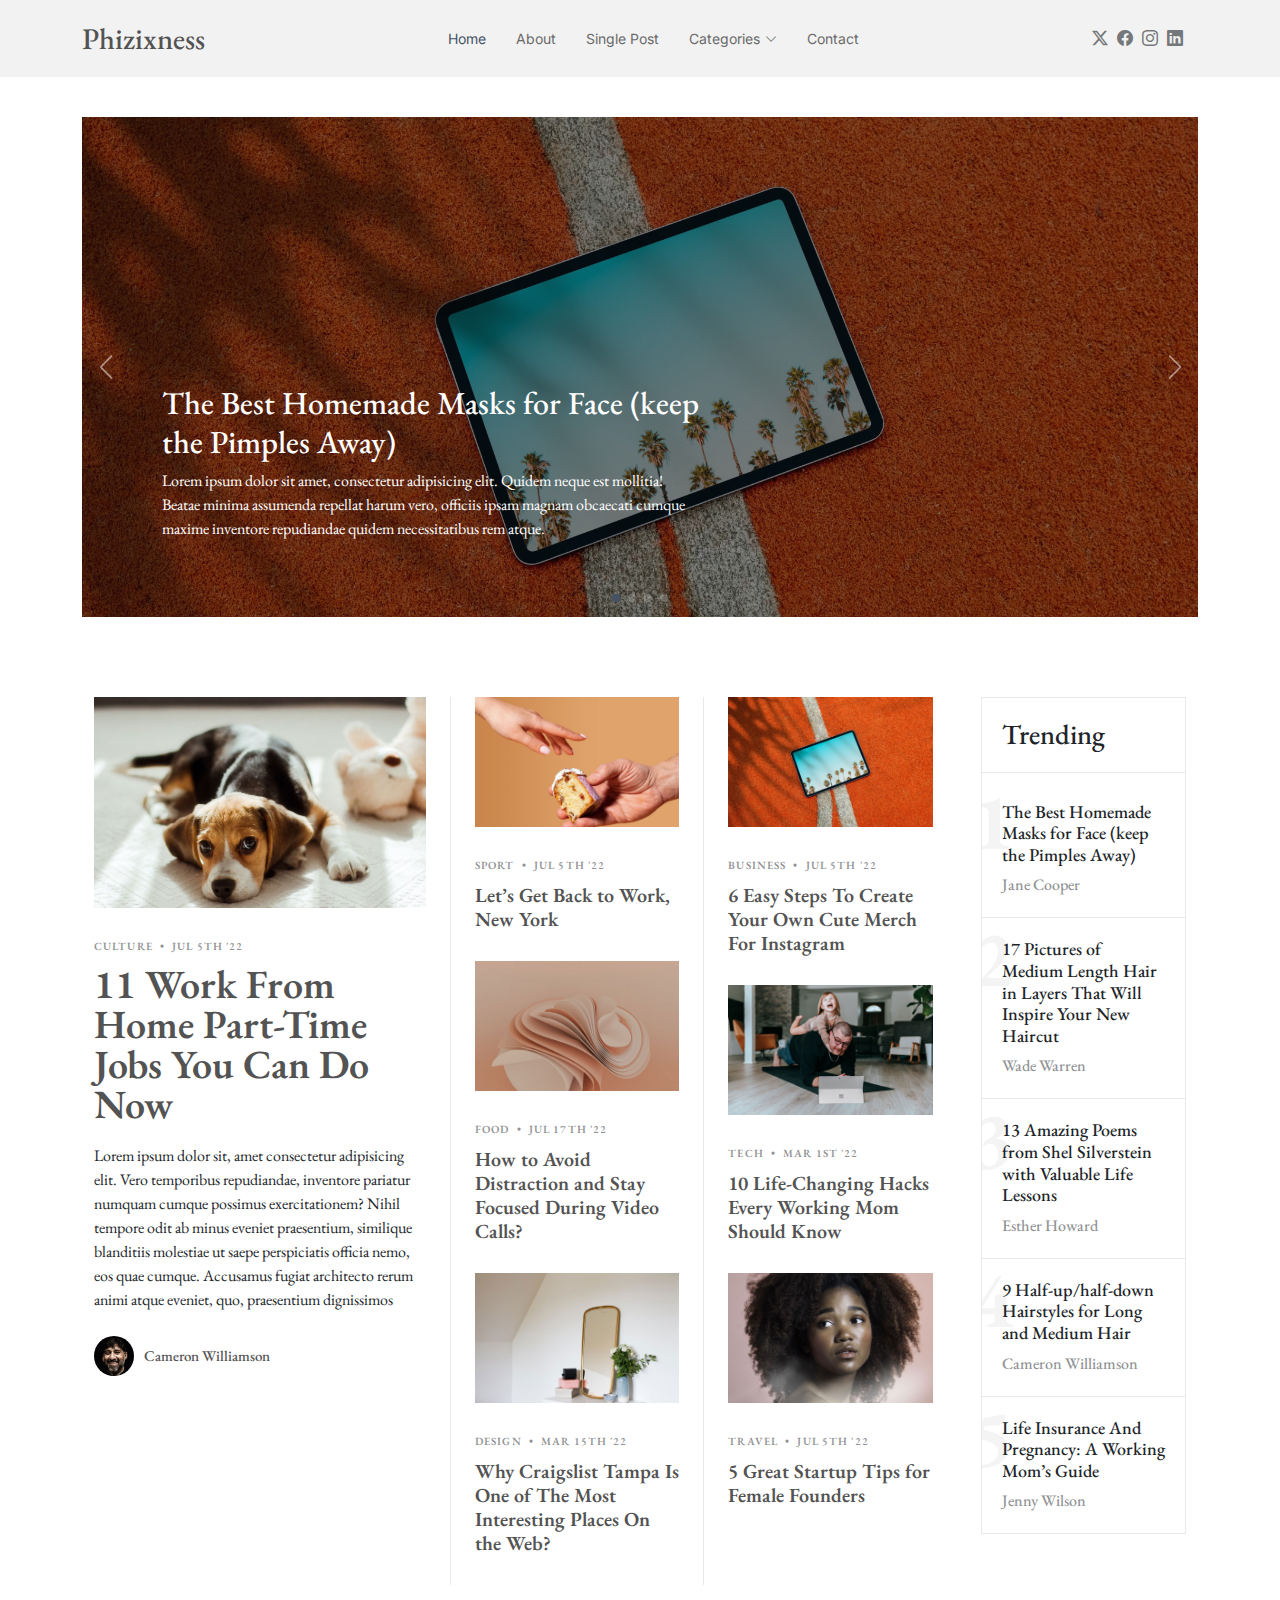
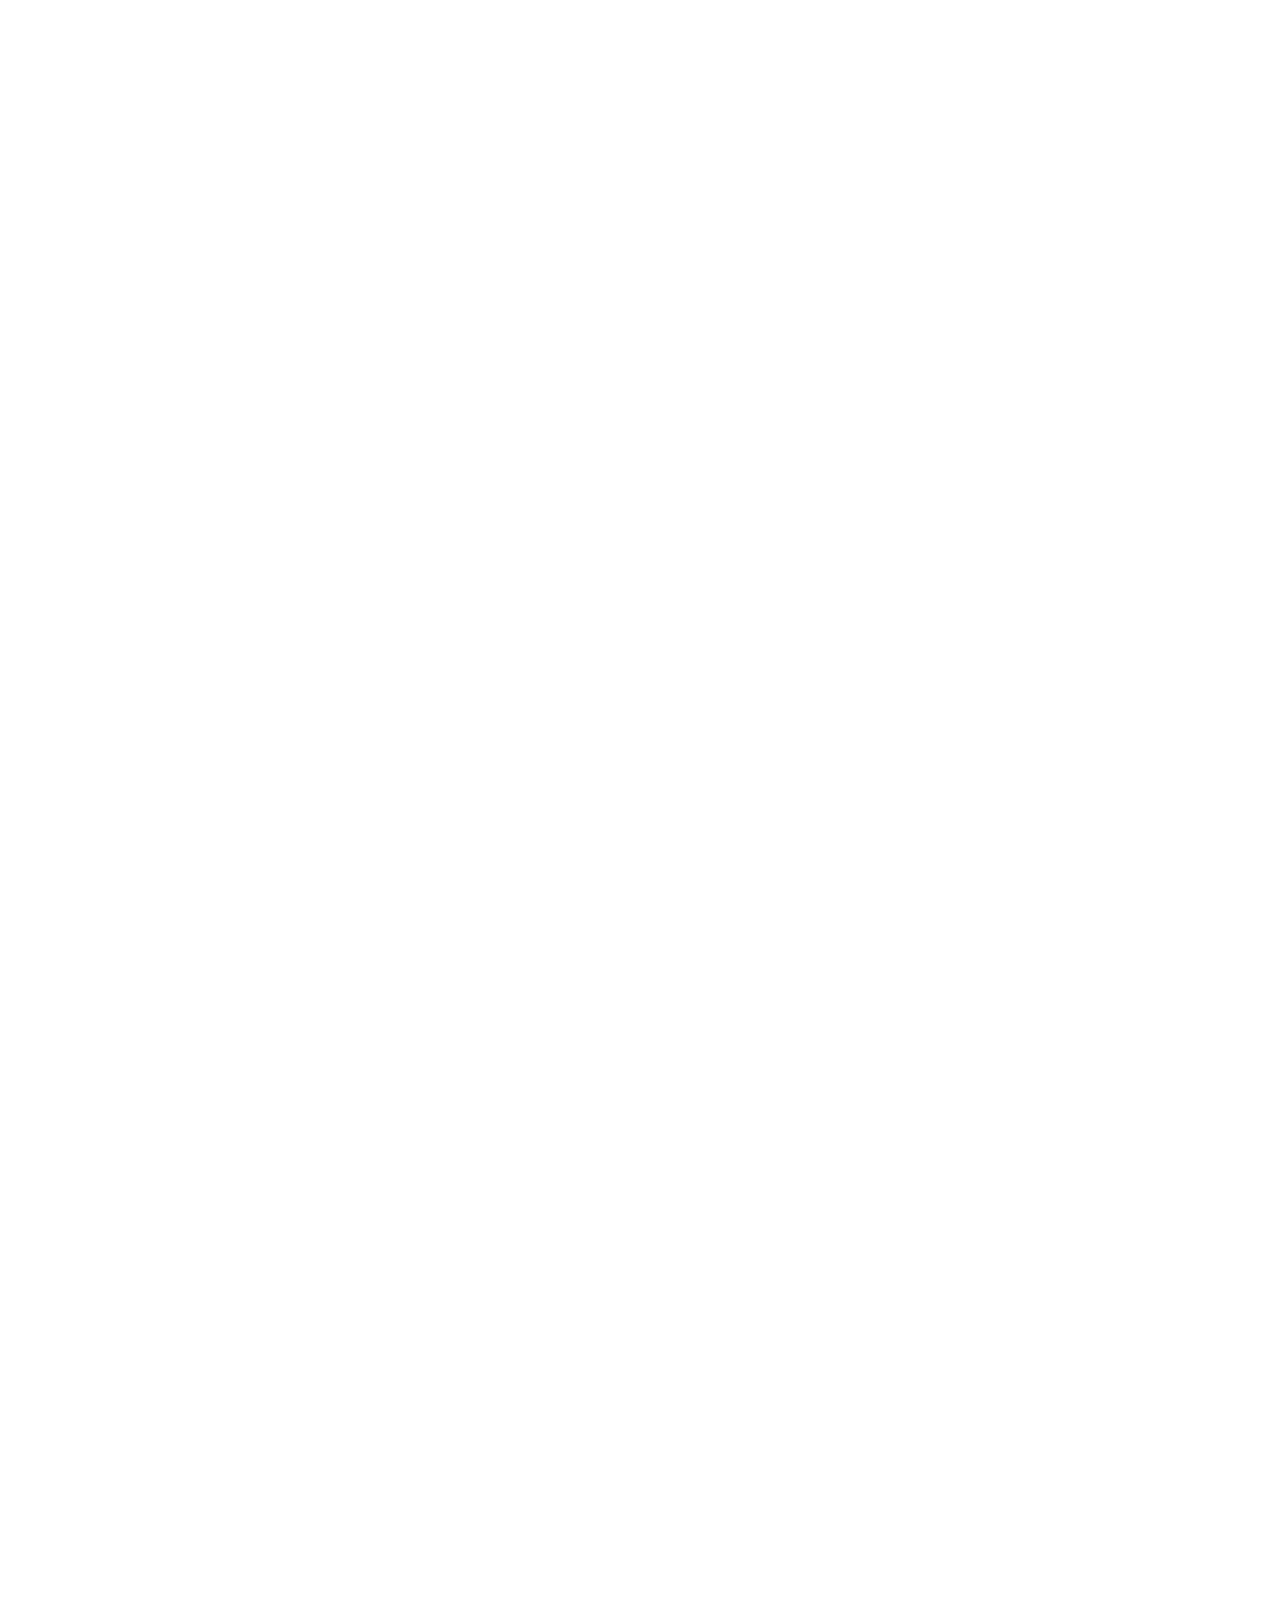
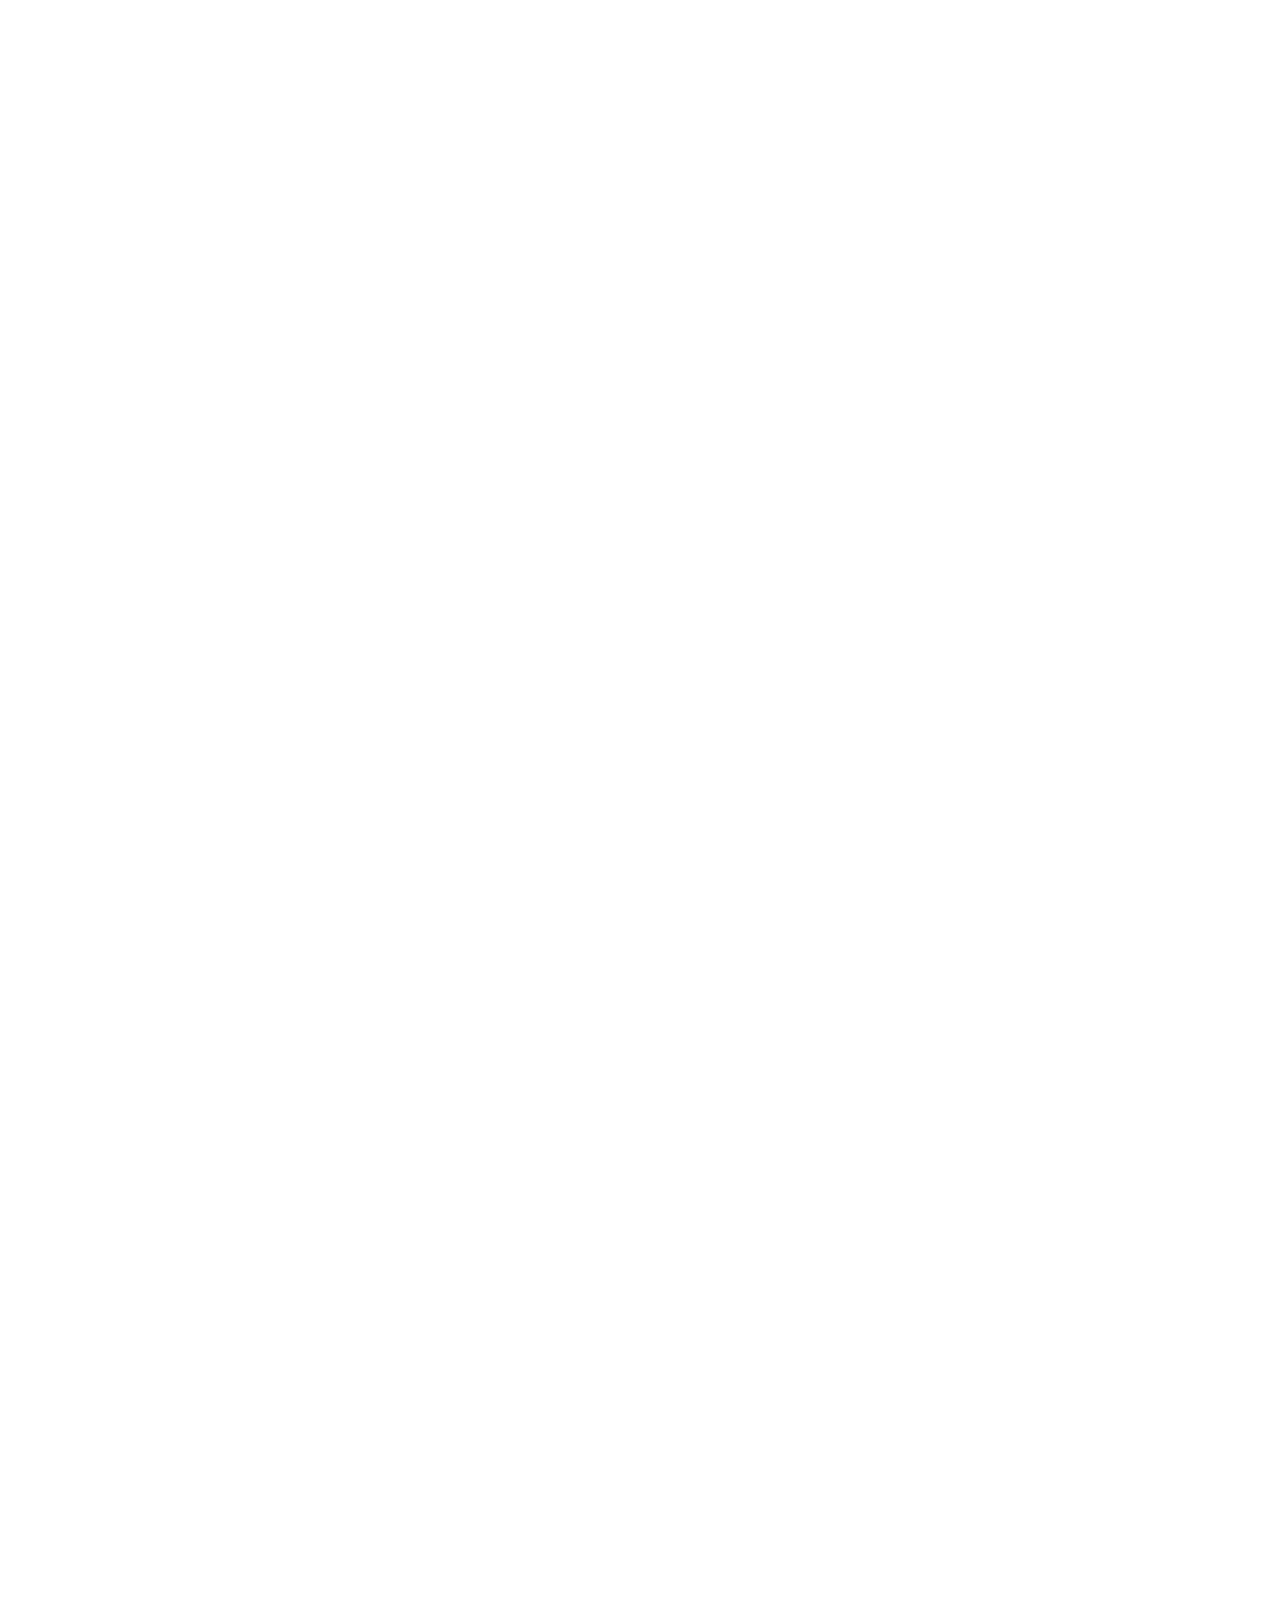
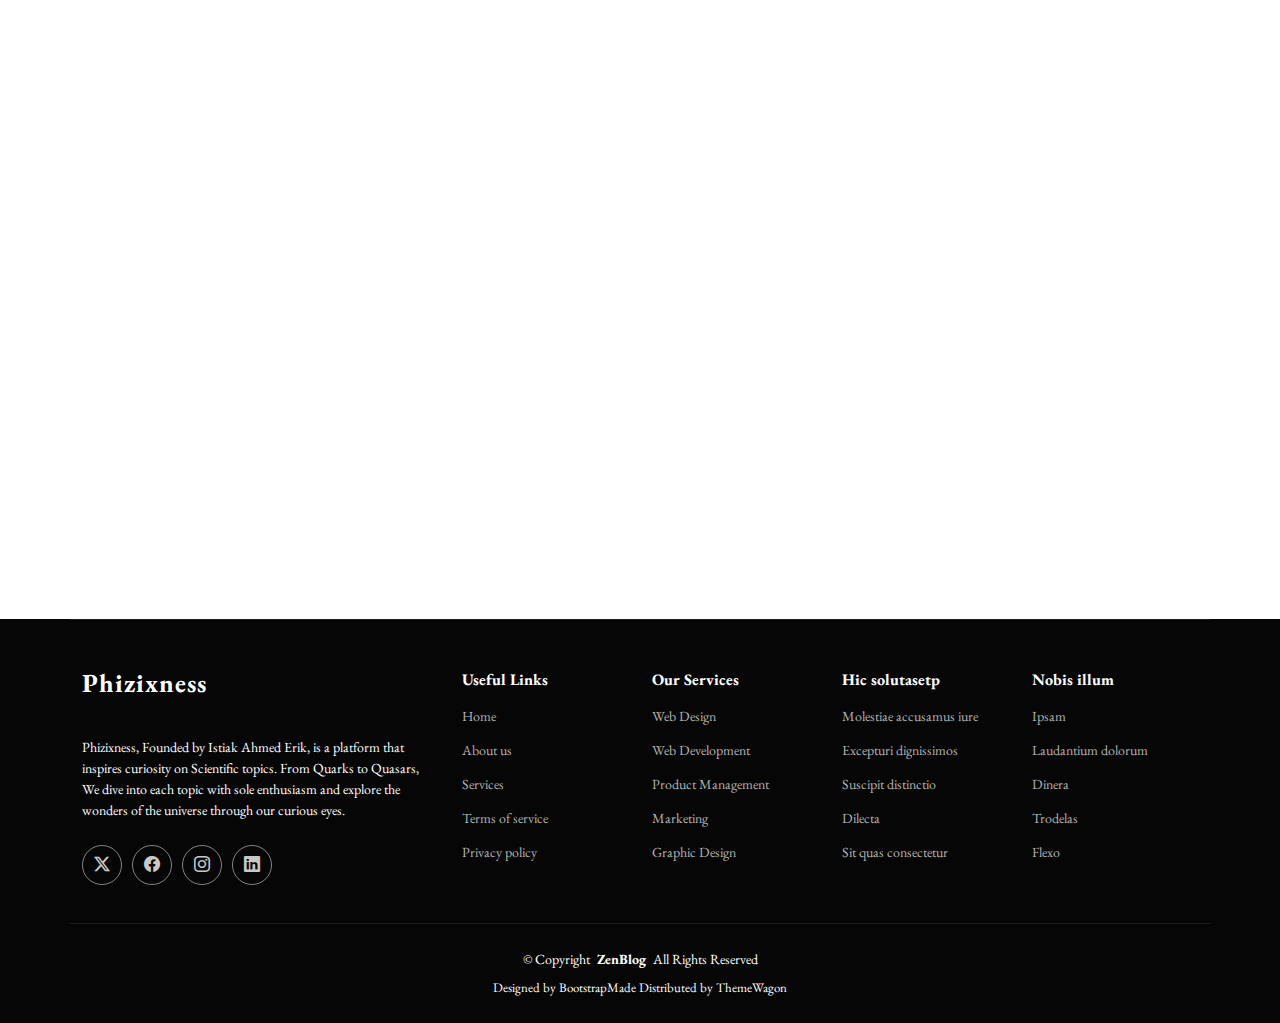
<file: index.html>
<!DOCTYPE html>
<html lang="en">

<head>
  <meta charset="utf-8">
  <meta content="width=device-width, initial-scale=1.0" name="viewport">
  <title>Phizixness - Home</title>
  <meta name="description" content="">
  <meta name="keywords" content="">

  <!-- Favicons -->
  <link href="assets/img/favicon.png" rel="icon">
  <link href="assets/img/apple-touch-icon.png" rel="apple-touch-icon">

  <!-- Fonts -->
  <link href="https://fonts.googleapis.com" rel="preconnect">
  <link href="https://fonts.gstatic.com" rel="preconnect" crossorigin>
  <link href="https://fonts.googleapis.com/css2?family=Inter:wght@100;200;300;400;500;600;700;800;900&family=EB+Garamond:ital,wght@0,400;0,500;0,600;0,700;0,800;1,400;1,500;1,600;1,700;1,800&display=swap" rel="stylesheet">

  <!-- Vendor CSS Files -->
  <link href="assets/vendor/bootstrap/css/bootstrap.min.css" rel="stylesheet">
  <link href="assets/vendor/bootstrap-icons/bootstrap-icons.css" rel="stylesheet">
  <link href="assets/vendor/aos/aos.css" rel="stylesheet">
  <link href="assets/vendor/swiper/swiper-bundle.min.css" rel="stylesheet">

  <!-- Main CSS File -->
  <link href="assets/css/main.css" rel="stylesheet">

  <!-- =======================================================
  * Template Name: ZenBlog
  * Template URL: https://bootstrapmade.com/zenblog-bootstrap-blog-template/
  * Updated: Aug 08 2024 with Bootstrap v5.3.3
  * Author: BootstrapMade.com
  * License: https://bootstrapmade.com/license/
  ======================================================== -->
</head>

<body class="index-page">

  <header id="header" class="header d-flex align-items-center sticky-top">
    <div class="container position-relative d-flex align-items-center justify-content-between">

      <a href="index.html" class="logo d-flex align-items-center me-auto me-xl-0">
        <!-- Uncomment the line below if you also wish to use an image logo -->
        <!-- <img src="assets/img/logo.png" alt=""> -->
        <h1 class="sitename">Phizixness</h1>
      </a>

<nav id="navmenu" class="navmenu">
        <ul>
          <li><a href="index.html" class="active">Home</a></li>
          <li><a href="about.html">About</a></li>
          <li><a href="single-post.html">Single Post</a></li>
          <li class="dropdown"><a href="#"><span>Categories</span> <i class="bi bi-chevron-down toggle-dropdown"></i></a>
            <ul>
              <li><a href="category.html">Category 1</a></li>
              <li class="dropdown"><a href="#"><span>Deep Dropdown</span> <i class="bi bi-chevron-down toggle-dropdown"></i></a>
                <ul>
                  <li><a href="#">Deep Dropdown 1</a></li>
                  <li><a href="#">Deep Dropdown 2</a></li>
                  <li><a href="#">Deep Dropdown 3</a></li>
                  <li><a href="#">Deep Dropdown 4</a></li>
                  <li><a href="#">Deep Dropdown 5</a></li>
                </ul>
              </li>
              <li><a href="category.html">Category 2</a></li>
              <li><a href="category.html">Category 3</a></li>
              <li><a href="category.html">Category 4</a></li>
            </ul>
          </li>
          <li><a href="contact.html">Contact</a></li>
        </ul>
        <i class="mobile-nav-toggle d-xl-none bi bi-list"></i>
      </nav>


      <div class="header-social-links">
        <a href="#" class="twitter"><i class="bi bi-twitter-x"></i></a>
        <a href="#" class="facebook"><i class="bi bi-facebook"></i></a>
        <a href="#" class="instagram"><i class="bi bi-instagram"></i></a>
        <a href="#" class="linkedin"><i class="bi bi-linkedin"></i></a>
      </div>

    </div>
  </header>

  <main class="main">

    <!-- Slider Section -->
    <section id="slider" class="slider section dark-background">

      <div class="container" data-aos="fade-up" data-aos-delay="100">

        <div class="swiper init-swiper">

          <script type="application/json" class="swiper-config">
            {
              "loop": true,
              "speed": 600,
              "autoplay": {
                "delay": 5000
              },
              "slidesPerView": "auto",
              "centeredSlides": true,
              "pagination": {
                "el": ".swiper-pagination",
                "type": "bullets",
                "clickable": true
              },
              "navigation": {
                "nextEl": ".swiper-button-next",
                "prevEl": ".swiper-button-prev"
              }
            }
          </script>

          <div class="swiper-wrapper">

            <div class="swiper-slide" style="background-image: url('assets/img/post-slide-1.jpg');">
              <div class="content">
                <h2><a href="single-post.html">The Best Homemade Masks for Face (keep the Pimples Away)</a></h2>
                <p>Lorem ipsum dolor sit amet, consectetur adipisicing elit. Quidem neque est mollitia! Beatae minima assumenda repellat harum vero, officiis ipsam magnam obcaecati cumque maxime inventore repudiandae quidem necessitatibus rem atque.</p>
              </div>
            </div>

            <div class="swiper-slide" style="background-image: url('assets/img/post-slide-2.jpg');">
              <div class="content">
                <h2><a href="single-post.html">17 Pictures of Medium Length Hair in Layers That Will Inspire Your New Haircut</a></h2>
                <p>Lorem ipsum dolor sit amet, consectetur adipisicing elit. Quidem neque est mollitia! Beatae minima assumenda repellat harum vero, officiis ipsam magnam obcaecati cumque maxime inventore repudiandae quidem necessitatibus rem atque.</p>
              </div>
            </div>

            <div class="swiper-slide" style="background-image: url('assets/img/post-slide-3.jpg');">
              <div class="content">
                <h2><a href="single-post.html">13 Amazing Poems from Shel Silverstein with Valuable Life Lessons</a></h2>
                <p>Lorem ipsum dolor sit amet, consectetur adipisicing elit. Quidem neque est mollitia! Beatae minima assumenda repellat harum vero, officiis ipsam magnam obcaecati cumque maxime inventore repudiandae quidem necessitatibus rem atque.</p>
              </div>
            </div>

            <div class="swiper-slide" style="background-image: url('assets/img/post-slide-4.jpg');">
              <div class="content">
                <h2><a href="single-post.html">9 Half-up/half-down Hairstyles for Long and Medium Hair</a></h2>
                <p>Lorem ipsum dolor sit amet, consectetur adipisicing elit. Quidem neque est mollitia! Beatae minima assumenda repellat harum vero, officiis ipsam magnam obcaecati cumque maxime inventore repudiandae quidem necessitatibus rem atque.</p>
              </div>
            </div>
          </div>

          <div class="swiper-button-next"></div>
          <div class="swiper-button-prev"></div>

          <div class="swiper-pagination"></div>
        </div>

      </div>

    </section><!-- /Slider Section -->

    <!-- Trending Category Section -->
    <section id="trending-category" class="trending-category section">

      <div class="container" data-aos="fade-up" data-aos-delay="100">

        <div class="container" data-aos="fade-up">
          <div class="row g-5">
            <div class="col-lg-4">

              <div class="post-entry lg">
                <a href="single-post.html#"><img src="assets/img/post-landscape-1.jpg" alt="" class="img-fluid"></a>
                <div class="post-meta"><span class="date">Culture</span> <span class="mx-1">•</span> <span>Jul 5th '22</span></div>
                <h2><a href="single-post.html#">11 Work From Home Part-Time Jobs You Can Do Now</a></h2>
                <p class="mb-4 d-block">Lorem ipsum dolor sit, amet consectetur adipisicing elit. Vero temporibus repudiandae, inventore pariatur numquam cumque possimus exercitationem? Nihil tempore odit ab minus eveniet praesentium, similique blanditiis molestiae ut saepe perspiciatis officia nemo, eos quae cumque. Accusamus fugiat architecto rerum animi atque eveniet, quo, praesentium dignissimos</p>

                <div class="d-flex align-items-center author">
                  <div class="photo"><img src="assets/img/person-1.jpg" alt="" class="img-fluid"></div>
                  <div class="name">
                    <h3 class="m-0 p-0">Cameron Williamson</h3>
                  </div>
                </div>
              </div>

            </div>

            <div class="col-lg-8">
              <div class="row g-5">
                <div class="col-lg-4 border-start custom-border">
                  <div class="post-entry">
                    <a href="single-post.html#"><img src="assets/img/post-landscape-2.jpg" alt="" class="img-fluid"></a>
                    <div class="post-meta"><span class="date">Sport</span> <span class="mx-1">•</span> <span>Jul 5th '22</span></div>
                    <h2><a href="single-post.html#">Let’s Get Back to Work, New York</a></h2>
                  </div>
                  <div class="post-entry">
                    <a href="single-post.html#"><img src="assets/img/post-landscape-5.jpg" alt="" class="img-fluid"></a>
                    <div class="post-meta"><span class="date">Food</span> <span class="mx-1">•</span> <span>Jul 17th '22</span></div>
                    <h2><a href="single-post.html#">How to Avoid Distraction and Stay Focused During Video Calls?</a></h2>
                  </div>
                  <div class="post-entry">
                    <a href="single-post.html#"><img src="assets/img/post-landscape-7.jpg" alt="" class="img-fluid"></a>
                    <div class="post-meta"><span class="date">Design</span> <span class="mx-1">•</span> <span>Mar 15th '22</span></div>
                    <h2><a href="single-post.html#">Why Craigslist Tampa Is One of The Most Interesting Places On the Web?</a></h2>
                  </div>
                </div>
                <div class="col-lg-4 border-start custom-border">
                  <div class="post-entry">
                    <a href="single-post.html#"><img src="assets/img/post-landscape-3.jpg" alt="" class="img-fluid"></a>
                    <div class="post-meta"><span class="date">Business</span> <span class="mx-1">•</span> <span>Jul 5th '22</span></div>
                    <h2><a href="single-post.html#">6 Easy Steps To Create Your Own Cute Merch For Instagram</a></h2>
                  </div>
                  <div class="post-entry">
                    <a href="single-post.html#"><img src="assets/img/post-landscape-6.jpg" alt="" class="img-fluid"></a>
                    <div class="post-meta"><span class="date">Tech</span> <span class="mx-1">•</span> <span>Mar 1st '22</span></div>
                    <h2><a href="single-post.html#">10 Life-Changing Hacks Every Working Mom Should Know</a></h2>
                  </div>
                  <div class="post-entry">
                    <a href="single-post.html#"><img src="assets/img/post-landscape-8.jpg" alt="" class="img-fluid"></a>
                    <div class="post-meta"><span class="date">Travel</span> <span class="mx-1">•</span> <span>Jul 5th '22</span></div>
                    <h2><a href="single-post.html#">5 Great Startup Tips for Female Founders</a></h2>
                  </div>
                </div>

                <!-- Trending Section -->
                <div class="col-lg-4">

                  <div class="trending">
                    <h3>Trending</h3>
                    <ul class="trending-post">
                      <li>
                        <a href="single-post.html#">
                          <span class="number">1</span>
                          <h3>The Best Homemade Masks for Face (keep the Pimples Away)</h3>
                          <span class="author">Jane Cooper</span>
                        </a>
                      </li>
                      <li>
                        <a href="single-post.html#">
                          <span class="number">2</span>
                          <h3>17 Pictures of Medium Length Hair in Layers That Will Inspire Your New Haircut</h3>
                          <span class="author">Wade Warren</span>
                        </a>
                      </li>
                      <li>
                        <a href="single-post.html#">
                          <span class="number">3</span>
                          <h3>13 Amazing Poems from Shel Silverstein with Valuable Life Lessons</h3>
                          <span class="author">Esther Howard</span>
                        </a>
                      </li>
                      <li>
                        <a href="single-post.html#">
                          <span class="number">4</span>
                          <h3>9 Half-up/half-down Hairstyles for Long and Medium Hair</h3>
                          <span class="author">Cameron Williamson</span>
                        </a>
                      </li>
                      <li>
                        <a href="single-post.html#">
                          <span class="number">5</span>
                          <h3>Life Insurance And Pregnancy: A Working Mom’s Guide</h3>
                          <span class="author">Jenny Wilson</span>
                        </a>
                      </li>
                    </ul>
                  </div>

                </div> <!-- End Trending Section -->
              </div>
            </div>

          </div> <!-- End .row -->
        </div>

      </div>

    </section><!-- /Trending Category Section -->

    <!-- Culture Category Section -->
    <section id="culture-category" class="culture-category section">

      <!-- Section Title -->
      <div class="container section-title" data-aos="fade-up">
        <div class="section-title-container d-flex align-items-center justify-content-between">
          <h2>Culture</h2>
          <p><a href="categories.html">See All Culture</a></p>
        </div>
      </div><!-- End Section Title -->

      <div class="container" data-aos="fade-up" data-aos-delay="100">

        <div class="row">
          <div class="col-md-9">

            <div class="d-lg-flex post-entry">
              <a href="single-post.html#" class="me-4 thumbnail mb-4 mb-lg-0 d-inline-block">
                <img src="assets/img/post-landscape-6.jpg" alt="" class="img-fluid">
              </a>
              <div>
                <div class="post-meta"><span class="date">Culture</span> <span class="mx-1">•</span> <span>Jul 5th '22</span></div>
                <h3><a href="single-post.html#">What is the son of Football Coach John Gruden, Deuce Gruden doing Now?</a></h3>
                <p>Lorem ipsum dolor sit amet consectetur adipisicing elit. Distinctio placeat exercitationem magni voluptates dolore. Tenetur fugiat voluptates quas, nobis error deserunt aliquam temporibus sapiente, laudantium dolorum itaque libero eos deleniti?</p>
                <div class="d-flex align-items-center author">
                  <div class="photo"><img src="assets/img/person-2.jpg" alt="" class="img-fluid"></div>
                  <div class="name">
                    <h3 class="m-0 p-0">Wade Warren</h3>
                  </div>
                </div>
              </div>
            </div>

            <div class="row">
              <div class="col-lg-4">
                <div class="post-list border-bottom">
                  <a href="single-post.html#"><img src="assets/img/post-landscape-1.jpg" alt="" class="img-fluid"></a>
                  <div class="post-meta"><span class="date">Culture</span> <span class="mx-1">•</span> <span>Jul 5th '22</span></div>
                  <h2 class="mb-2"><a href="single-post.html#">11 Work From Home Part-Time Jobs You Can Do Now</a></h2>
                  <span class="author mb-3 d-block">Jenny Wilson</span>
                  <p class="mb-4 d-block">Lorem ipsum dolor sit, amet consectetur adipisicing elit. Vero temporibus repudiandae, inventore pariatur numquam cumque possimus</p>
                </div>

                <div class="post-list">
                  <div class="post-meta"><span class="date">Culture</span> <span class="mx-1">•</span> <span>Jul 5th '22</span></div>
                  <h2 class="mb-2"><a href="single-post.html#">5 Great Startup Tips for Female Founders</a></h2>
                  <span class="author mb-3 d-block">Jenny Wilson</span>
                </div>
              </div>
              <div class="col-lg-8">
                <div class="post-list">
                  <a href="single-post.html#"><img src="assets/img/post-landscape-2.jpg" alt="" class="img-fluid"></a>
                  <div class="post-meta"><span class="date">Culture</span> <span class="mx-1">•</span> <span>Jul 5th '22</span></div>
                  <h2 class="mb-2"><a href="single-post.html#">How to Avoid Distraction and Stay Focused During Video Calls?</a></h2>
                  <span class="author mb-3 d-block">Jenny Wilson</span>
                  <p class="mb-4 d-block">Lorem ipsum dolor sit, amet consectetur adipisicing elit. Vero temporibus repudiandae, inventore pariatur numquam cumque possimus</p>
                </div>
              </div>
            </div>
          </div>

          <div class="col-md-3">
            <div class="post-list border-bottom">
              <div class="post-meta"><span class="date">Culture</span> <span class="mx-1">•</span> <span>Jul 5th '22</span></div>
              <h2 class="mb-2"><a href="single-post.html#">How to Avoid Distraction and Stay Focused During Video Calls?</a></h2>
              <span class="author mb-3 d-block">Jenny Wilson</span>
            </div>

            <div class="post-list border-bottom">
              <div class="post-meta"><span class="date">Culture</span> <span class="mx-1">•</span> <span>Jul 5th '22</span></div>
              <h2 class="mb-2"><a href="single-post.html#">17 Pictures of Medium Length Hair in Layers That Will Inspire Your New Haircut</a></h2>
              <span class="author mb-3 d-block">Jenny Wilson</span>
            </div>

            <div class="post-list border-bottom">
              <div class="post-meta"><span class="date">Culture</span> <span class="mx-1">•</span> <span>Jul 5th '22</span></div>
              <h2 class="mb-2"><a href="single-post.html#">9 Half-up/half-down Hairstyles for Long and Medium Hair</a></h2>
              <span class="author mb-3 d-block">Jenny Wilson</span>
            </div>

            <div class="post-list border-bottom">
              <div class="post-meta"><span class="date">Culture</span> <span class="mx-1">•</span> <span>Jul 5th '22</span></div>
              <h2 class="mb-2"><a href="single-post.html#">Life Insurance And Pregnancy: A Working Mom’s Guide</a></h2>
              <span class="author mb-3 d-block">Jenny Wilson</span>
            </div>

            <div class="post-list border-bottom">
              <div class="post-meta"><span class="date">Culture</span> <span class="mx-1">•</span> <span>Jul 5th '22</span></div>
              <h2 class="mb-2"><a href="single-post.html#">The Best Homemade Masks for Face (keep the Pimples Away)</a></h2>
              <span class="author mb-3 d-block">Jenny Wilson</span>
            </div>

            <div class="post-list border-bottom">
              <div class="post-meta"><span class="date">Culture</span> <span class="mx-1">•</span> <span>Jul 5th '22</span></div>
              <h2 class="mb-2"><a href="single-post.html#">10 Life-Changing Hacks Every Working Mom Should Know</a></h2>
              <span class="author mb-3 d-block">Jenny Wilson</span>
            </div>
          </div>
        </div>

      </div>

    </section><!-- /Culture Category Section -->

    <!-- Business Category Section -->
    <section id="business-category" class="business-category section">

      <!-- Section Title -->
      <div class="container section-title" data-aos="fade-up">
        <div class="section-title-container d-flex align-items-center justify-content-between">
          <h2>Business</h2>
          <p><a href="categories.html">See All Business</a></p>
        </div>
      </div><!-- End Section Title -->

      <div class="container" data-aos="fade-up" data-aos-delay="100">

        <div class="row">
          <div class="col-md-9 order-md-2">

            <div class="d-lg-flex post-entry">
              <a href="single-post.html#" class="me-4 thumbnail d-inline-block mb-4 mb-lg-0">
                <img src="assets/img/post-landscape-3.jpg" alt="" class="img-fluid">
              </a>
              <div>
                <div class="post-meta"><span class="date">Business</span> <span class="mx-1">•</span> <span>Jul 5th '22</span></div>
                <h3><a href="single-post.html#">What is the son of Football Coach John Gruden, Deuce Gruden doing Now?</a></h3>
                <p>Lorem ipsum dolor sit amet consectetur adipisicing elit. Distinctio placeat exercitationem magni voluptates dolore. Tenetur fugiat voluptates quas, nobis error deserunt aliquam temporibus sapiente, laudantium dolorum itaque libero eos deleniti?</p>
                <div class="d-flex align-items-center author">
                  <div class="photo"><img src="assets/img/person-4.jpg" alt="" class="img-fluid"></div>
                  <div class="name">
                    <h3 class="m-0 p-0">Wade Warren</h3>
                  </div>
                </div>
              </div>
            </div>

            <div class="row">
              <div class="col-lg-4">
                <div class="post-list border-bottom">
                  <a href="single-post.html#"><img src="assets/img/post-landscape-5.jpg" alt="" class="img-fluid"></a>
                  <div class="post-meta"><span class="date">Business</span> <span class="mx-1">•</span> <span>Jul 5th '22</span></div>
                  <h2 class="mb-2"><a href="single-post.html#">11 Work From Home Part-Time Jobs You Can Do Now</a></h2>
                  <span class="author mb-3 d-block">Jenny Wilson</span>
                  <p class="mb-4 d-block">Lorem ipsum dolor sit, amet consectetur adipisicing elit. Vero temporibus repudiandae, inventore pariatur numquam cumque possimus</p>
                </div>

                <div class="post-list">
                  <div class="post-meta"><span class="date">Business</span> <span class="mx-1">•</span> <span>Jul 5th '22</span></div>
                  <h2 class="mb-2"><a href="single-post.html#">5 Great Startup Tips for Female Founders</a></h2>
                  <span class="author mb-3 d-block">Jenny Wilson</span>
                </div>
              </div>
              <div class="col-lg-8">
                <div class="post-list">
                  <a href="single-post.html#"><img src="assets/img/post-landscape-7.jpg" alt="" class="img-fluid"></a>
                  <div class="post-meta"><span class="date">Business</span> <span class="mx-1">•</span> <span>Jul 5th '22</span></div>
                  <h2 class="mb-2"><a href="single-post.html#">How to Avoid Distraction and Stay Focused During Video Calls?</a></h2>
                  <span class="author mb-3 d-block">Jenny Wilson</span>
                  <p class="mb-4 d-block">Lorem ipsum dolor sit, amet consectetur adipisicing elit. Vero temporibus repudiandae, inventore pariatur numquam cumque possimus</p>
                </div>
              </div>
            </div>
          </div>
          <div class="col-md-3">
            <div class="post-list border-bottom">
              <div class="post-meta"><span class="date">Business</span> <span class="mx-1">•</span> <span>Jul 5th '22</span></div>
              <h2 class="mb-2"><a href="single-post.html#">How to Avoid Distraction and Stay Focused During Video Calls?</a></h2>
              <span class="author mb-3 d-block">Jenny Wilson</span>
            </div>

            <div class="post-list border-bottom">
              <div class="post-meta"><span class="date">Business</span> <span class="mx-1">•</span> <span>Jul 5th '22</span></div>
              <h2 class="mb-2"><a href="single-post.html#">17 Pictures of Medium Length Hair in Layers That Will Inspire Your New Haircut</a></h2>
              <span class="author mb-3 d-block">Jenny Wilson</span>
            </div>

            <div class="post-list border-bottom">
              <div class="post-meta"><span class="date">Business</span> <span class="mx-1">•</span> <span>Jul 5th '22</span></div>
              <h2 class="mb-2"><a href="single-post.html#">9 Half-up/half-down Hairstyles for Long and Medium Hair</a></h2>
              <span class="author mb-3 d-block">Jenny Wilson</span>
            </div>

            <div class="post-list border-bottom">
              <div class="post-meta"><span class="date">Business</span> <span class="mx-1">•</span> <span>Jul 5th '22</span></div>
              <h2 class="mb-2"><a href="single-post.html#">Life Insurance And Pregnancy: A Working Mom’s Guide</a></h2>
              <span class="author mb-3 d-block">Jenny Wilson</span>
            </div>

            <div class="post-list border-bottom">
              <div class="post-meta"><span class="date">Business</span> <span class="mx-1">•</span> <span>Jul 5th '22</span></div>
              <h2 class="mb-2"><a href="single-post.html#">The Best Homemade Masks for Face (keep the Pimples Away)</a></h2>
              <span class="author mb-3 d-block">Jenny Wilson</span>
            </div>

            <div class="post-list border-bottom">
              <div class="post-meta"><span class="date">Business</span> <span class="mx-1">•</span> <span>Jul 5th '22</span></div>
              <h2 class="mb-2"><a href="single-post.html#">10 Life-Changing Hacks Every Working Mom Should Know</a></h2>
              <span class="author mb-3 d-block">Jenny Wilson</span>
            </div>
          </div>
        </div>

      </div>

    </section><!-- /Business Category Section -->

    <!-- Lifestyle Category Section -->
    <section id="lifestyle-category" class="lifestyle-category section">

      <!-- Section Title -->
      <div class="container section-title" data-aos="fade-up">
        <div class="section-title-container d-flex align-items-center justify-content-between">
          <h2>Lifestyle</h2>
          <p><a href="categories.html">See All Lifestyle</a></p>
        </div>
      </div><!-- End Section Title -->

      <div class="container" data-aos="fade-up" data-aos-delay="100">

        <div class="row g-5">
          <div class="col-lg-4">
            <div class="post-list lg">
              <a href="single-post.html#"><img src="assets/img/post-landscape-8.jpg" alt="" class="img-fluid"></a>
              <div class="post-meta"><span class="date">Lifestyle</span> <span class="mx-1">•</span> <span>Jul 5th '22</span></div>
              <h2><a href="single-post.html#">11 Work From Home Part-Time Jobs You Can Do Now</a></h2>
              <p class="mb-4 d-block">Lorem ipsum dolor sit, amet consectetur adipisicing elit. Vero temporibus repudiandae, inventore pariatur numquam cumque possimus exercitationem? Nihil tempore odit ab minus eveniet praesentium, similique blanditiis molestiae ut saepe perspiciatis officia nemo, eos quae cumque. Accusamus fugiat architecto rerum animi atque eveniet, quo, praesentium dignissimos</p>

              <div class="d-flex align-items-center author">
                <div class="photo"><img src="assets/img/person-7.jpg" alt="" class="img-fluid"></div>
                <div class="name">
                  <h3 class="m-0 p-0">Esther Howard</h3>
                </div>
              </div>
            </div>

            <div class="post-list border-bottom">
              <div class="post-meta"><span class="date">Lifestyle</span> <span class="mx-1">•</span> <span>Jul 5th '22</span></div>
              <h2 class="mb-2"><a href="single-post.html#">The Best Homemade Masks for Face (keep the Pimples Away)</a></h2>
              <span class="author mb-3 d-block">Jenny Wilson</span>
            </div>

            <div class="post-list">
              <div class="post-meta"><span class="date">Lifestyle</span> <span class="mx-1">•</span> <span>Jul 5th '22</span></div>
              <h2 class="mb-2"><a href="single-post.html#">10 Life-Changing Hacks Every Working Mom Should Know</a></h2>
              <span class="author mb-3 d-block">Jenny Wilson</span>
            </div>

          </div>

          <div class="col-lg-8">
            <div class="row g-5">
              <div class="col-lg-4 border-start custom-border">
                <div class="post-list">
                  <a href="single-post.html#"><img src="assets/img/post-landscape-6.jpg" alt="" class="img-fluid"></a>
                  <div class="post-meta"><span class="date">Lifestyle</span> <span class="mx-1">•</span> <span>Jul 5th '22</span></div>
                  <h2><a href="single-post.html#">Let’s Get Back to Work, New York</a></h2>
                </div>
                <div class="post-list">
                  <a href="single-post.html#"><img src="assets/img/post-landscape-5.jpg" alt="" class="img-fluid"></a>
                  <div class="post-meta"><span class="date">Lifestyle</span> <span class="mx-1">•</span> <span>Jul 17th '22</span></div>
                  <h2><a href="single-post.html#">How to Avoid Distraction and Stay Focused During Video Calls?</a></h2>
                </div>
                <div class="post-list">
                  <a href="single-post.html#"><img src="assets/img/post-landscape-4.jpg" alt="" class="img-fluid"></a>
                  <div class="post-meta"><span class="date">Lifestyle</span> <span class="mx-1">•</span> <span>Mar 15th '22</span></div>
                  <h2><a href="single-post.html#">Why Craigslist Tampa Is One of The Most Interesting Places On the Web?</a></h2>
                </div>
              </div>
              <div class="col-lg-4 border-start custom-border">
                <div class="post-list">
                  <a href="single-post.html#"><img src="assets/img/post-landscape-3.jpg" alt="" class="img-fluid"></a>
                  <div class="post-meta"><span class="date">Lifestyle</span> <span class="mx-1">•</span> <span>Jul 5th '22</span></div>
                  <h2><a href="single-post.html#">6 Easy Steps To Create Your Own Cute Merch For Instagram</a></h2>
                </div>
                <div class="post-list">
                  <a href="single-post.html#"><img src="assets/img/post-landscape-2.jpg" alt="" class="img-fluid"></a>
                  <div class="post-meta"><span class="date">Lifestyle</span> <span class="mx-1">•</span> <span>Mar 1st '22</span></div>
                  <h2><a href="single-post.html#">10 Life-Changing Hacks Every Working Mom Should Know</a></h2>
                </div>
                <div class="post-list">
                  <a href="single-post.html#"><img src="assets/img/post-landscape-1.jpg" alt="" class="img-fluid"></a>
                  <div class="post-meta"><span class="date">Lifestyle</span> <span class="mx-1">•</span> <span>Jul 5th '22</span></div>
                  <h2><a href="single-post.html#">5 Great Startup Tips for Female Founders</a></h2>
                </div>
              </div>
              <div class="col-lg-4">

                <div class="post-list border-bottom">
                  <div class="post-meta"><span class="date">Lifestyle</span> <span class="mx-1">•</span> <span>Jul 5th '22</span></div>
                  <h2 class="mb-2"><a href="single-post.html#">How to Avoid Distraction and Stay Focused During Video Calls?</a></h2>
                  <span class="author mb-3 d-block">Jenny Wilson</span>
                </div>

                <div class="post-list border-bottom">
                  <div class="post-meta"><span class="date">Lifestyle</span> <span class="mx-1">•</span> <span>Jul 5th '22</span></div>
                  <h2 class="mb-2"><a href="single-post.html#">17 Pictures of Medium Length Hair in Layers That Will Inspire Your New Haircut</a></h2>
                  <span class="author mb-3 d-block">Jenny Wilson</span>
                </div>

                <div class="post-list border-bottom">
                  <div class="post-meta"><span class="date">Lifestyle</span> <span class="mx-1">•</span> <span>Jul 5th '22</span></div>
                  <h2 class="mb-2"><a href="single-post.html#">9 Half-up/half-down Hairstyles for Long and Medium Hair</a></h2>
                  <span class="author mb-3 d-block">Jenny Wilson</span>
                </div>

                <div class="post-list border-bottom">
                  <div class="post-meta"><span class="date">Lifestyle</span> <span class="mx-1">•</span> <span>Jul 5th '22</span></div>
                  <h2 class="mb-2"><a href="single-post.html#">Life Insurance And Pregnancy: A Working Mom’s Guide</a></h2>
                  <span class="author mb-3 d-block">Jenny Wilson</span>
                </div>

                <div class="post-list border-bottom">
                  <div class="post-meta"><span class="date">Lifestyle</span> <span class="mx-1">•</span> <span>Jul 5th '22</span></div>
                  <h2 class="mb-2"><a href="single-post.html#">The Best Homemade Masks for Face (keep the Pimples Away)</a></h2>
                  <span class="author mb-3 d-block">Jenny Wilson</span>
                </div>

                <div class="post-list border-bottom">
                  <div class="post-meta"><span class="date">Lifestyle</span> <span class="mx-1">•</span> <span>Jul 5th '22</span></div>
                  <h2 class="mb-2"><a href="single-post.html#">10 Life-Changing Hacks Every Working Mom Should Know</a></h2>
                  <span class="author mb-3 d-block">Jenny Wilson</span>
                </div>

              </div>
            </div>
          </div>

        </div>

      </div>

    </section><!-- /Lifestyle Category Section -->

  </main>

  <footer id="footer" class="footer dark-background">

    <div class="container footer-top">
      <div class="row gy-4">
        <div class="col-lg-4 col-md-6 footer-about">
          <a href="index.html" class="logo d-flex align-items-center">
            <span class="sitename">Phizixness</span>
          </a>
          <div class="footer-contact pt-3">
            <p>Phizixness, Founded by Istiak Ahmed Erik, is a platform that inspires curiosity on Scientific topics. From Quarks to Quasars, We dive into each topic with sole enthusiasm and explore the wonders of the universe through our curious eyes.</p>
            
          </div>
          <div class="social-links d-flex mt-4">
            <a href=""><i class="bi bi-twitter-x"></i></a>
            <a href=""><i class="bi bi-facebook"></i></a>
            <a href=""><i class="bi bi-instagram"></i></a>
            <a href=""><i class="bi bi-linkedin"></i></a>
          </div>
        </div>

        <div class="col-lg-2 col-md-3 footer-links">
          <h4>Useful Links</h4>
          <ul>
            <li><a href="#">Home</a></li>
            <li><a href="#">About us</a></li>
            <li><a href="#">Services</a></li>
            <li><a href="#">Terms of service</a></li>
            <li><a href="#">Privacy policy</a></li>
          </ul>
        </div>

        <div class="col-lg-2 col-md-3 footer-links">
          <h4>Our Services</h4>
          <ul>
            <li><a href="#">Web Design</a></li>
            <li><a href="#">Web Development</a></li>
            <li><a href="#">Product Management</a></li>
            <li><a href="#">Marketing</a></li>
            <li><a href="#">Graphic Design</a></li>
          </ul>
        </div>

        <div class="col-lg-2 col-md-3 footer-links">
          <h4>Hic solutasetp</h4>
          <ul>
            <li><a href="#">Molestiae accusamus iure</a></li>
            <li><a href="#">Excepturi dignissimos</a></li>
            <li><a href="#">Suscipit distinctio</a></li>
            <li><a href="#">Dilecta</a></li>
            <li><a href="#">Sit quas consectetur</a></li>
          </ul>
        </div>

        <div class="col-lg-2 col-md-3 footer-links">
          <h4>Nobis illum</h4>
          <ul>
            <li><a href="#">Ipsam</a></li>
            <li><a href="#">Laudantium dolorum</a></li>
            <li><a href="#">Dinera</a></li>
            <li><a href="#">Trodelas</a></li>
            <li><a href="#">Flexo</a></li>
          </ul>
        </div>

      </div>
    </div>

    <div class="container copyright text-center mt-4">
      <p>© <span>Copyright</span> <strong class="px-1 sitename">ZenBlog</strong> <span>All Rights Reserved</span></p>
      <div class="credits">
        <!-- All the links in the footer should remain intact. -->
        <!-- You can delete the links only if you've purchased the pro version. -->
        <!-- Licensing information: https://bootstrapmade.com/license/ -->
        <!-- Purchase the pro version with working PHP/AJAX contact form: [buy-url] -->
        Designed by <a href="https://bootstrapmade.com/">BootstrapMade</a> Distributed by  <a href="https://themewagon.com">ThemeWagon</a>
      </div>
    </div>

  </footer>

  <!-- Scroll Top -->
  <a href="#" id="scroll-top" class="scroll-top d-flex align-items-center justify-content-center"><i class="bi bi-arrow-up-short"></i></a>

  <!-- Preloader -->
  <div id="preloader"></div>

  <!-- Vendor JS Files -->
  <script src="assets/vendor/bootstrap/js/bootstrap.bundle.min.js"></script>
  <script src="assets/vendor/php-email-form/validate.js"></script>
  <script src="assets/vendor/aos/aos.js"></script>
  <script src="assets/vendor/swiper/swiper-bundle.min.js"></script>

  <!-- Main JS File -->
  <script src="assets/js/main.js"></script>

</body>

</html>
</file>
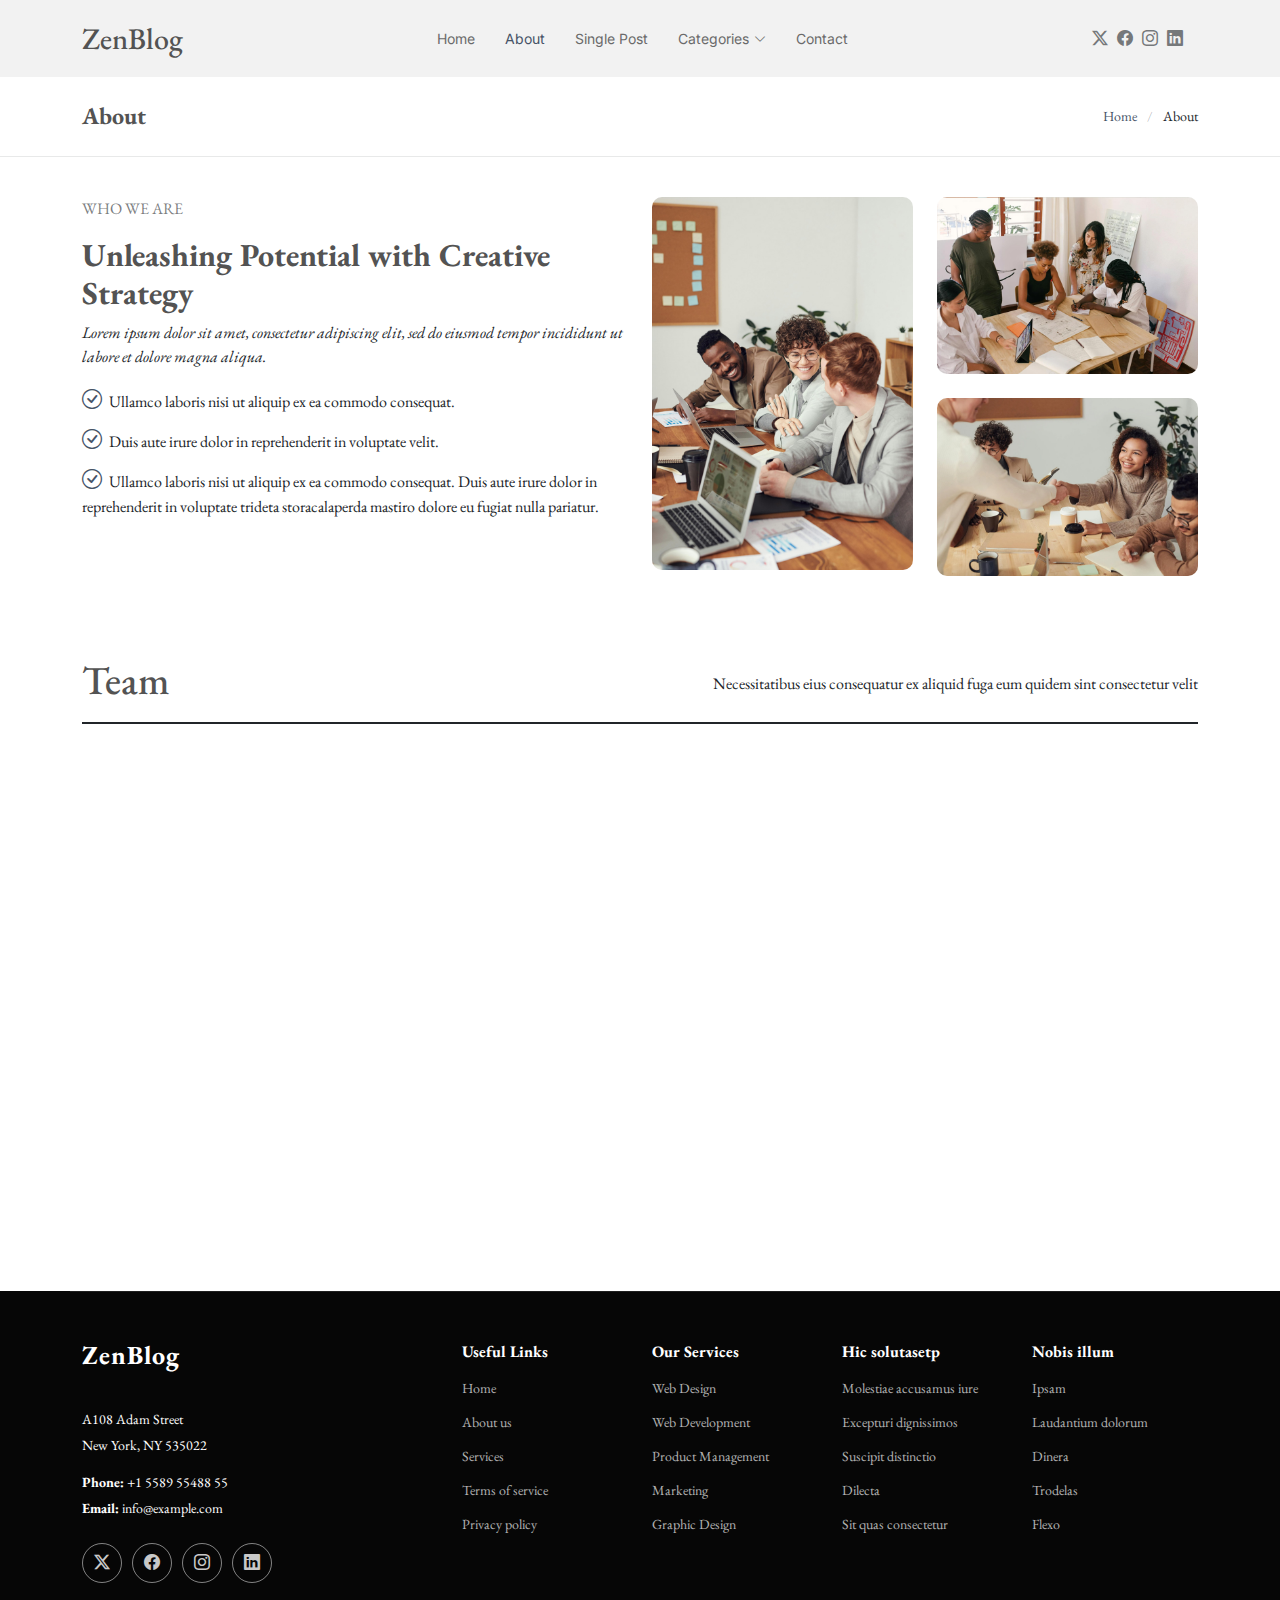
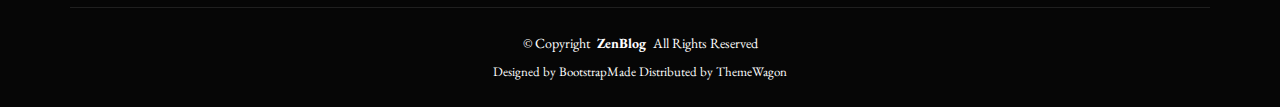
<file: about.html>
<!DOCTYPE html>
<html lang="en">

<head>
  <meta charset="utf-8">
  <meta content="width=device-width, initial-scale=1.0" name="viewport">
  <title>About - ZenBlog Bootstrap Template</title>
  <meta name="description" content="">
  <meta name="keywords" content="">

  <!-- Favicons -->
  <link href="assets/img/favicon.png" rel="icon">
  <link href="assets/img/apple-touch-icon.png" rel="apple-touch-icon">

  <!-- Fonts -->
  <link href="https://fonts.googleapis.com" rel="preconnect">
  <link href="https://fonts.gstatic.com" rel="preconnect" crossorigin>
  <link href="https://fonts.googleapis.com/css2?family=Inter:wght@100;200;300;400;500;600;700;800;900&family=EB+Garamond:ital,wght@0,400;0,500;0,600;0,700;0,800;1,400;1,500;1,600;1,700;1,800&display=swap" rel="stylesheet">

  <!-- Vendor CSS Files -->
  <link href="assets/vendor/bootstrap/css/bootstrap.min.css" rel="stylesheet">
  <link href="assets/vendor/bootstrap-icons/bootstrap-icons.css" rel="stylesheet">
  <link href="assets/vendor/aos/aos.css" rel="stylesheet">
  <link href="assets/vendor/swiper/swiper-bundle.min.css" rel="stylesheet">

  <!-- Main CSS File -->
  <link href="assets/css/main.css" rel="stylesheet">

  <!-- =======================================================
  * Template Name: ZenBlog
  * Template URL: https://bootstrapmade.com/zenblog-bootstrap-blog-template/
  * Updated: Aug 08 2024 with Bootstrap v5.3.3
  * Author: BootstrapMade.com
  * License: https://bootstrapmade.com/license/
  ======================================================== -->
</head>

<body class="about-page">

  <header id="header" class="header d-flex align-items-center sticky-top">
    <div class="container position-relative d-flex align-items-center justify-content-between">

      <a href="index.html" class="logo d-flex align-items-center me-auto me-xl-0">
        <!-- Uncomment the line below if you also wish to use an image logo -->
        <!-- <img src="assets/img/logo.png" alt=""> -->
        <h1 class="sitename">ZenBlog</h1>
      </a>

      <nav id="navmenu" class="navmenu">
        <ul>
          <li><a href="index.html">Home</a></li>
          <li><a href="about.html" class="active">About</a></li>
          <li><a href="single-post.html">Single Post</a></li>
          <li class="dropdown"><a href="#"><span>Categories</span> <i class="bi bi-chevron-down toggle-dropdown"></i></a>
            <ul>
              <li><a href="category.html">Category 1</a></li>
              <li class="dropdown"><a href="#"><span>Deep Dropdown</span> <i class="bi bi-chevron-down toggle-dropdown"></i></a>
                <ul>
                  <li><a href="#">Deep Dropdown 1</a></li>
                  <li><a href="#">Deep Dropdown 2</a></li>
                  <li><a href="#">Deep Dropdown 3</a></li>
                  <li><a href="#">Deep Dropdown 4</a></li>
                  <li><a href="#">Deep Dropdown 5</a></li>
                </ul>
              </li>
              <li><a href="category.html">Category 2</a></li>
              <li><a href="category.html">Category 3</a></li>
              <li><a href="category.html">Category 4</a></li>
            </ul>
          </li>
          <li><a href="contact.html">Contact</a></li>
        </ul>
        <i class="mobile-nav-toggle d-xl-none bi bi-list"></i>
      </nav>

      <div class="header-social-links">
        <a href="#" class="twitter"><i class="bi bi-twitter-x"></i></a>
        <a href="#" class="facebook"><i class="bi bi-facebook"></i></a>
        <a href="#" class="instagram"><i class="bi bi-instagram"></i></a>
        <a href="#" class="linkedin"><i class="bi bi-linkedin"></i></a>
      </div>

    </div>
  </header>

  <main class="main">

    <!-- Page Title -->
    <div class="page-title">
      <div class="container d-lg-flex justify-content-between align-items-center">
        <h1 class="mb-2 mb-lg-0">About</h1>
        <nav class="breadcrumbs">
          <ol>
            <li><a href="index.html">Home</a></li>
            <li class="current">About</li>
          </ol>
        </nav>
      </div>
    </div><!-- End Page Title -->

    <!-- About Section -->
    <section id="about" class="about section">

      <div class="container">

        <div class="row gy-4">

          <div class="col-lg-6 content" data-aos="fade-up" data-aos-delay="100">
            <p class="who-we-are">Who We Are</p>
            <h3>Unleashing Potential with Creative Strategy</h3>
            <p class="fst-italic">
              Lorem ipsum dolor sit amet, consectetur adipiscing elit, sed do eiusmod tempor incididunt ut labore et dolore
              magna aliqua.
            </p>
            <ul>
              <li><i class="bi bi-check-circle"></i> <span>Ullamco laboris nisi ut aliquip ex ea commodo consequat.</span></li>
              <li><i class="bi bi-check-circle"></i> <span>Duis aute irure dolor in reprehenderit in voluptate velit.</span></li>
              <li><i class="bi bi-check-circle"></i> <span>Ullamco laboris nisi ut aliquip ex ea commodo consequat. Duis aute irure dolor in reprehenderit in voluptate trideta storacalaperda mastiro dolore eu fugiat nulla pariatur.</span></li>
            </ul>
          </div>

          <div class="col-lg-6 about-images" data-aos="fade-up" data-aos-delay="200">
            <div class="row gy-4">
              <div class="col-lg-6">
                <img src="assets/img/about-company-1.jpg" class="img-fluid" alt="">
              </div>
              <div class="col-lg-6">
                <div class="row gy-4">
                  <div class="col-lg-12">
                    <img src="assets/img/about-company-2.jpg" class="img-fluid" alt="">
                  </div>
                  <div class="col-lg-12">
                    <img src="assets/img/about-company-3.jpg" class="img-fluid" alt="">
                  </div>
                </div>
              </div>
            </div>

          </div>

        </div>

      </div>
    </section><!-- /About Section -->

    <!-- Team Section -->
    <section id="team" class="team section">

      <!-- Section Title -->
      <div class="container section-title" data-aos="fade-up">
        <div class="section-title-container d-flex align-items-center justify-content-between">
          <h2>Team</h2>
          <p>Necessitatibus eius consequatur ex aliquid fuga eum quidem sint consectetur velit</p>
        </div>
      </div><!-- End Section Title -->

      <div class="container">

        <div class="row gy-4">

          <div class="col-lg-6" data-aos="fade-up" data-aos-delay="100">
            <div class="team-member d-flex align-items-start">
              <div class="pic"><img src="assets/img/team/team-1.jpg" class="img-fluid" alt=""></div>
              <div class="member-info">
                <h4>Walter White</h4>
                <span>Chief Executive Officer</span>
                <p>Explicabo voluptatem mollitia et repellat qui dolorum quasi</p>
                <div class="social">
                  <a href=""><i class="bi bi-twitter-x"></i></a>
                  <a href=""><i class="bi bi-facebook"></i></a>
                  <a href=""><i class="bi bi-instagram"></i></a>
                  <a href=""> <i class="bi bi-linkedin"></i> </a>
                </div>
              </div>
            </div>
          </div><!-- End Team Member -->

          <div class="col-lg-6" data-aos="fade-up" data-aos-delay="200">
            <div class="team-member d-flex align-items-start">
              <div class="pic"><img src="assets/img/team/team-2.jpg" class="img-fluid" alt=""></div>
              <div class="member-info">
                <h4>Sarah Jhonson</h4>
                <span>Product Manager</span>
                <p>Aut maiores voluptates amet et quis praesentium qui senda para</p>
                <div class="social">
                  <a href=""><i class="bi bi-twitter-x"></i></a>
                  <a href=""><i class="bi bi-facebook"></i></a>
                  <a href=""><i class="bi bi-instagram"></i></a>
                  <a href=""> <i class="bi bi-linkedin"></i> </a>
                </div>
              </div>
            </div>
          </div><!-- End Team Member -->

          <div class="col-lg-6" data-aos="fade-up" data-aos-delay="300">
            <div class="team-member d-flex align-items-start">
              <div class="pic"><img src="assets/img/team/team-3.jpg" class="img-fluid" alt=""></div>
              <div class="member-info">
                <h4>William Anderson</h4>
                <span>CTO</span>
                <p>Quisquam facilis cum velit laborum corrupti fuga rerum quia</p>
                <div class="social">
                  <a href=""><i class="bi bi-twitter-x"></i></a>
                  <a href=""><i class="bi bi-facebook"></i></a>
                  <a href=""><i class="bi bi-instagram"></i></a>
                  <a href=""> <i class="bi bi-linkedin"></i> </a>
                </div>
              </div>
            </div>
          </div><!-- End Team Member -->

          <div class="col-lg-6" data-aos="fade-up" data-aos-delay="400">
            <div class="team-member d-flex align-items-start">
              <div class="pic"><img src="assets/img/team/team-4.jpg" class="img-fluid" alt=""></div>
              <div class="member-info">
                <h4>Amanda Jepson</h4>
                <span>Accountant</span>
                <p>Dolorum tempora officiis odit laborum officiis et et accusamus</p>
                <div class="social">
                  <a href=""><i class="bi bi-twitter-x"></i></a>
                  <a href=""><i class="bi bi-facebook"></i></a>
                  <a href=""><i class="bi bi-instagram"></i></a>
                  <a href=""> <i class="bi bi-linkedin"></i> </a>
                </div>
              </div>
            </div>
          </div><!-- End Team Member -->

        </div>

      </div>

    </section><!-- /Team Section -->

  </main>

  <footer id="footer" class="footer dark-background">

    <div class="container footer-top">
      <div class="row gy-4">
        <div class="col-lg-4 col-md-6 footer-about">
          <a href="index.html" class="logo d-flex align-items-center">
            <span class="sitename">ZenBlog</span>
          </a>
          <div class="footer-contact pt-3">
            <p>A108 Adam Street</p>
            <p>New York, NY 535022</p>
            <p class="mt-3"><strong>Phone:</strong> <span>+1 5589 55488 55</span></p>
            <p><strong>Email:</strong> <span>info@example.com</span></p>
          </div>
          <div class="social-links d-flex mt-4">
            <a href=""><i class="bi bi-twitter-x"></i></a>
            <a href=""><i class="bi bi-facebook"></i></a>
            <a href=""><i class="bi bi-instagram"></i></a>
            <a href=""><i class="bi bi-linkedin"></i></a>
          </div>
        </div>

        <div class="col-lg-2 col-md-3 footer-links">
          <h4>Useful Links</h4>
          <ul>
            <li><a href="#">Home</a></li>
            <li><a href="#">About us</a></li>
            <li><a href="#">Services</a></li>
            <li><a href="#">Terms of service</a></li>
            <li><a href="#">Privacy policy</a></li>
          </ul>
        </div>

        <div class="col-lg-2 col-md-3 footer-links">
          <h4>Our Services</h4>
          <ul>
            <li><a href="#">Web Design</a></li>
            <li><a href="#">Web Development</a></li>
            <li><a href="#">Product Management</a></li>
            <li><a href="#">Marketing</a></li>
            <li><a href="#">Graphic Design</a></li>
          </ul>
        </div>

        <div class="col-lg-2 col-md-3 footer-links">
          <h4>Hic solutasetp</h4>
          <ul>
            <li><a href="#">Molestiae accusamus iure</a></li>
            <li><a href="#">Excepturi dignissimos</a></li>
            <li><a href="#">Suscipit distinctio</a></li>
            <li><a href="#">Dilecta</a></li>
            <li><a href="#">Sit quas consectetur</a></li>
          </ul>
        </div>

        <div class="col-lg-2 col-md-3 footer-links">
          <h4>Nobis illum</h4>
          <ul>
            <li><a href="#">Ipsam</a></li>
            <li><a href="#">Laudantium dolorum</a></li>
            <li><a href="#">Dinera</a></li>
            <li><a href="#">Trodelas</a></li>
            <li><a href="#">Flexo</a></li>
          </ul>
        </div>

      </div>
    </div>

    <div class="container copyright text-center mt-4">
      <p>© <span>Copyright</span> <strong class="px-1 sitename">ZenBlog</strong> <span>All Rights Reserved</span></p>
      <div class="credits">
        <!-- All the links in the footer should remain intact. -->
        <!-- You can delete the links only if you've purchased the pro version. -->
        <!-- Licensing information: https://bootstrapmade.com/license/ -->
        <!-- Purchase the pro version with working PHP/AJAX contact form: [buy-url] -->
        Designed by <a href="https://bootstrapmade.com/">BootstrapMade</a> Distributed by <a href=“https://themewagon.com>ThemeWagon
      </div>
    </div>

  </footer>

  <!-- Scroll Top -->
  <a href="#" id="scroll-top" class="scroll-top d-flex align-items-center justify-content-center"><i class="bi bi-arrow-up-short"></i></a>

  <!-- Preloader -->
  <div id="preloader"></div>

  <!-- Vendor JS Files -->
  <script src="assets/vendor/bootstrap/js/bootstrap.bundle.min.js"></script>
  <script src="assets/vendor/php-email-form/validate.js"></script>
  <script src="assets/vendor/aos/aos.js"></script>
  <script src="assets/vendor/swiper/swiper-bundle.min.js"></script>

  <!-- Main JS File -->
  <script src="assets/js/main.js"></script>

</body>

</html>
</file>
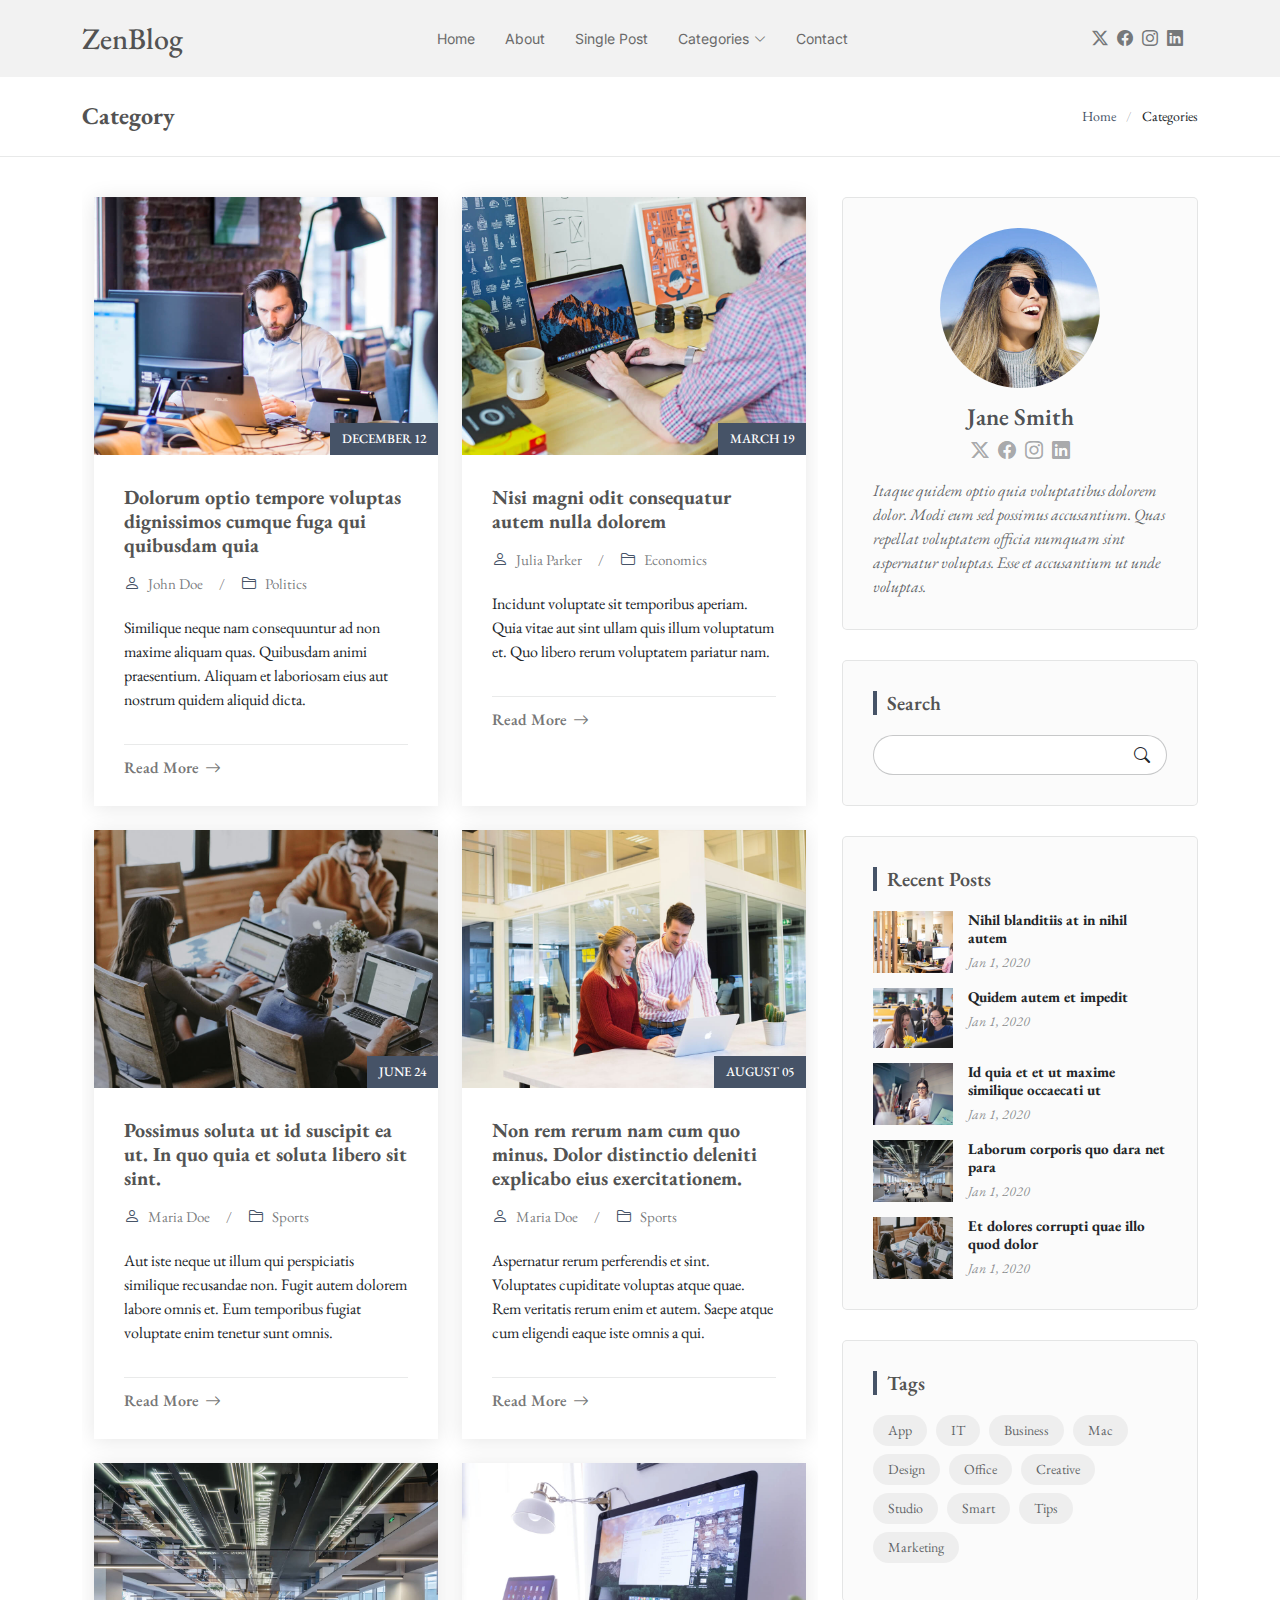
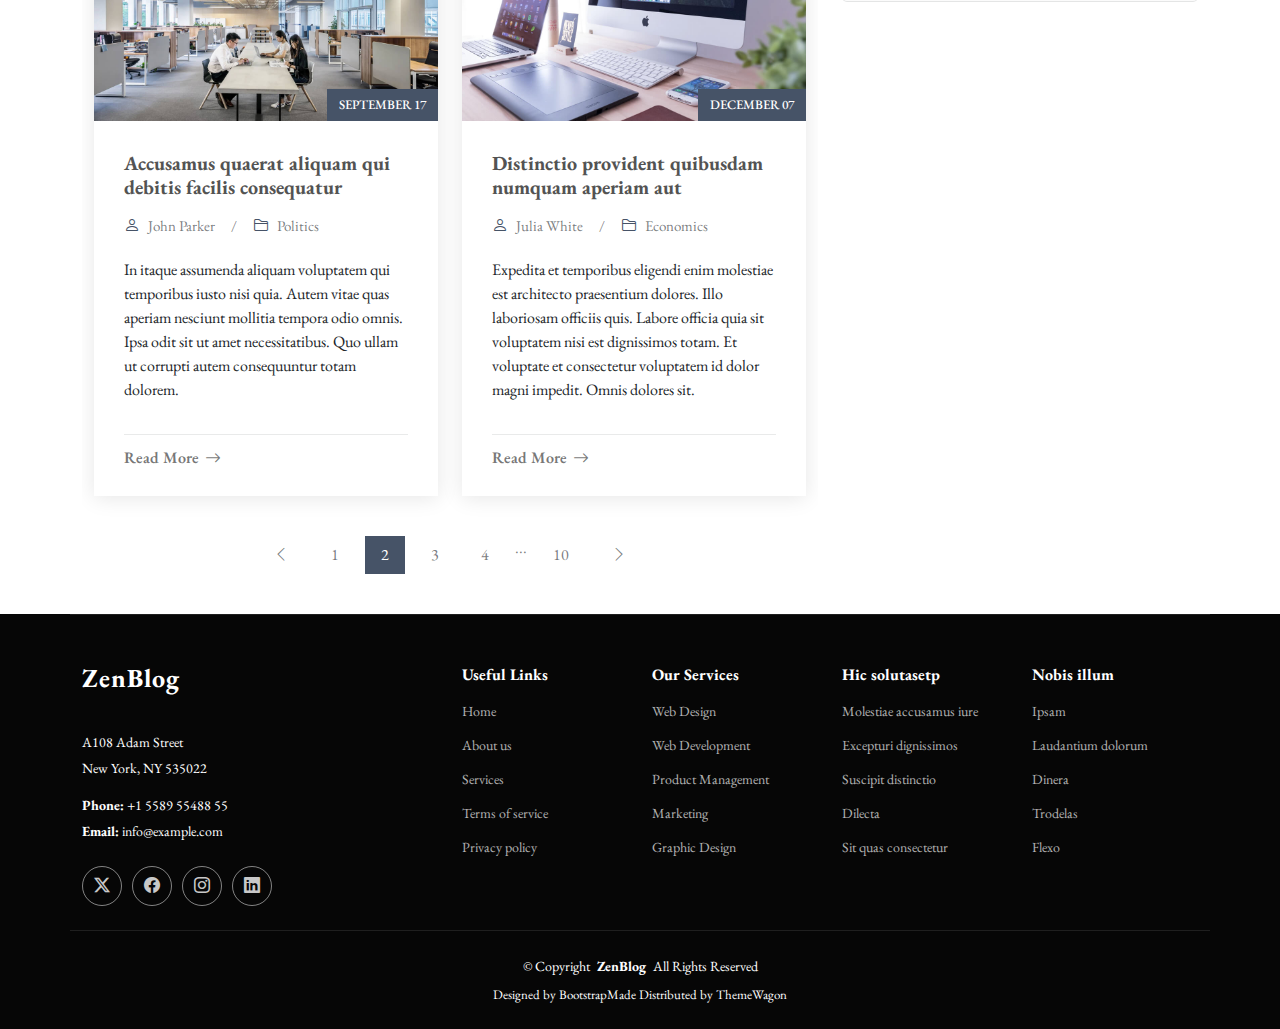
<file: category.html>
<!DOCTYPE html>
<html lang="en">

<head>
  <meta charset="utf-8">
  <meta content="width=device-width, initial-scale=1.0" name="viewport">
  <title>Category - ZenBlog Bootstrap Template</title>
  <meta name="description" content="">
  <meta name="keywords" content="">

  <!-- Favicons -->
  <link href="assets/img/favicon.png" rel="icon">
  <link href="assets/img/apple-touch-icon.png" rel="apple-touch-icon">

  <!-- Fonts -->
  <link href="https://fonts.googleapis.com" rel="preconnect">
  <link href="https://fonts.gstatic.com" rel="preconnect" crossorigin>
  <link href="https://fonts.googleapis.com/css2?family=Inter:wght@100;200;300;400;500;600;700;800;900&family=EB+Garamond:ital,wght@0,400;0,500;0,600;0,700;0,800;1,400;1,500;1,600;1,700;1,800&display=swap" rel="stylesheet">

  <!-- Vendor CSS Files -->
  <link href="assets/vendor/bootstrap/css/bootstrap.min.css" rel="stylesheet">
  <link href="assets/vendor/bootstrap-icons/bootstrap-icons.css" rel="stylesheet">
  <link href="assets/vendor/aos/aos.css" rel="stylesheet">
  <link href="assets/vendor/swiper/swiper-bundle.min.css" rel="stylesheet">

  <!-- Main CSS File -->
  <link href="assets/css/main.css" rel="stylesheet">

  <!-- =======================================================
  * Template Name: ZenBlog
  * Template URL: https://bootstrapmade.com/zenblog-bootstrap-blog-template/
  * Updated: Aug 08 2024 with Bootstrap v5.3.3
  * Author: BootstrapMade.com
  * License: https://bootstrapmade.com/license/
  ======================================================== -->
</head>

<body class="category-page">

  <header id="header" class="header d-flex align-items-center sticky-top">
    <div class="container position-relative d-flex align-items-center justify-content-between">

      <a href="index.html" class="logo d-flex align-items-center me-auto me-xl-0">
        <!-- Uncomment the line below if you also wish to use an image logo -->
        <!-- <img src="assets/img/logo.png" alt=""> -->
        <h1 class="sitename">ZenBlog</h1>
      </a>

      <nav id="navmenu" class="navmenu">
        <ul>
          <li><a href="index.html">Home</a></li>
          <li><a href="about.html">About</a></li>
          <li><a href="single-post.html">Single Post</a></li>
          <li class="dropdown"><a href="#"><span>Categories</span> <i class="bi bi-chevron-down toggle-dropdown"></i></a>
            <ul>
              <li><a href="category.html" class="active">Category 1</a></li>
              <li class="dropdown"><a href="#"><span>Deep Dropdown</span> <i class="bi bi-chevron-down toggle-dropdown"></i></a>
                <ul>
                  <li><a href="#">Deep Dropdown 1</a></li>
                  <li><a href="#">Deep Dropdown 2</a></li>
                  <li><a href="#">Deep Dropdown 3</a></li>
                  <li><a href="#">Deep Dropdown 4</a></li>
                  <li><a href="#">Deep Dropdown 5</a></li>
                </ul>
              </li>
              <li><a href="category.html" class="active">Category 2</a></li>
              <li><a href="category.html" class="active">Category 3</a></li>
              <li><a href="category.html" class="active">Category 4</a></li>
            </ul>
          </li>
          <li><a href="contact.html">Contact</a></li>
        </ul>
        <i class="mobile-nav-toggle d-xl-none bi bi-list"></i>
      </nav>

      <div class="header-social-links">
        <a href="#" class="twitter"><i class="bi bi-twitter-x"></i></a>
        <a href="#" class="facebook"><i class="bi bi-facebook"></i></a>
        <a href="#" class="instagram"><i class="bi bi-instagram"></i></a>
        <a href="#" class="linkedin"><i class="bi bi-linkedin"></i></a>
      </div>

    </div>
  </header>

  <main class="main">

    <!-- Page Title -->
    <div class="page-title position-relative">
      <div class="container d-lg-flex justify-content-between align-items-center">
        <h1 class="mb-2 mb-lg-0">Category</h1>
        <nav class="breadcrumbs">
          <ol>
            <li><a href="index.html">Home</a></li>
            <li class="current">Categories</li>
          </ol>
        </nav>
      </div>
    </div><!-- End Page Title -->

    <div class="container">
      <div class="row">

        <div class="col-lg-8">

          <!-- Blog Posts Section -->
          <section id="blog-posts" class="blog-posts section">

            <div class="container">
              <div class="row gy-4">

                <div class="col-lg-6">
                  <article class="position-relative h-100">

                    <div class="post-img position-relative overflow-hidden">
                      <img src="assets/img/blog/blog-1.jpg" class="img-fluid" alt="">
                      <span class="post-date">December 12</span>
                    </div>

                    <div class="post-content d-flex flex-column">

                      <h3 class="post-title">Dolorum optio tempore voluptas dignissimos cumque fuga qui quibusdam quia</h3>

                      <div class="meta d-flex align-items-center">
                        <div class="d-flex align-items-center">
                          <i class="bi bi-person"></i> <span class="ps-2">John Doe</span>
                        </div>
                        <span class="px-3 text-black-50">/</span>
                        <div class="d-flex align-items-center">
                          <i class="bi bi-folder2"></i> <span class="ps-2">Politics</span>
                        </div>
                      </div>

                      <p>
                        Similique neque nam consequuntur ad non maxime aliquam quas. Quibusdam animi praesentium. Aliquam et laboriosam eius aut nostrum quidem aliquid dicta.
                      </p>

                      <hr>

                      <a href="blog-details.html" class="readmore stretched-link"><span>Read More</span><i class="bi bi-arrow-right"></i></a>

                    </div>

                  </article>
                </div><!-- End post list item -->

                <div class="col-lg-6">
                  <article class="position-relative h-100">

                    <div class="post-img position-relative overflow-hidden">
                      <img src="assets/img/blog/blog-2.jpg" class="img-fluid" alt="">
                      <span class="post-date">March 19</span>
                    </div>

                    <div class="post-content d-flex flex-column">

                      <h3 class="post-title">Nisi magni odit consequatur autem nulla dolorem</h3>

                      <div class="meta d-flex align-items-center">
                        <div class="d-flex align-items-center">
                          <i class="bi bi-person"></i> <span class="ps-2">Julia Parker</span>
                        </div>
                        <span class="px-3 text-black-50">/</span>
                        <div class="d-flex align-items-center">
                          <i class="bi bi-folder2"></i> <span class="ps-2">Economics</span>
                        </div>
                      </div>

                      <p>
                        Incidunt voluptate sit temporibus aperiam. Quia vitae aut sint ullam quis illum voluptatum et. Quo libero rerum voluptatem pariatur nam.
                      </p>

                      <hr>

                      <a href="blog-details.html" class="readmore stretched-link"><span>Read More</span><i class="bi bi-arrow-right"></i></a>

                    </div>

                  </article>
                </div><!-- End post list item -->

                <div class="col-lg-6">
                  <article class="position-relative h-100">

                    <div class="post-img position-relative overflow-hidden">
                      <img src="assets/img/blog/blog-3.jpg" class="img-fluid" alt="">
                      <span class="post-date">June 24</span>
                    </div>

                    <div class="post-content d-flex flex-column">

                      <h3 class="post-title">Possimus soluta ut id suscipit ea ut. In quo quia et soluta libero sit sint.</h3>

                      <div class="meta d-flex align-items-center">
                        <div class="d-flex align-items-center">
                          <i class="bi bi-person"></i> <span class="ps-2">Maria Doe</span>
                        </div>
                        <span class="px-3 text-black-50">/</span>
                        <div class="d-flex align-items-center">
                          <i class="bi bi-folder2"></i> <span class="ps-2">Sports</span>
                        </div>
                      </div>

                      <p>
                        Aut iste neque ut illum qui perspiciatis similique recusandae non. Fugit autem dolorem labore omnis et. Eum temporibus fugiat voluptate enim tenetur sunt omnis.
                      </p>

                      <hr>

                      <a href="blog-details.html" class="readmore stretched-link"><span>Read More</span><i class="bi bi-arrow-right"></i></a>

                    </div>

                  </article>
                </div><!-- End post list item -->

                <div class="col-lg-6">
                  <article class="position-relative h-100">

                    <div class="post-img position-relative overflow-hidden">
                      <img src="assets/img/blog/blog-4.jpg" class="img-fluid" alt="">
                      <span class="post-date">August 05</span>
                    </div>

                    <div class="post-content d-flex flex-column">

                      <h3 class="post-title">Non rem rerum nam cum quo minus. Dolor distinctio deleniti explicabo eius exercitationem.</h3>

                      <div class="meta d-flex align-items-center">
                        <div class="d-flex align-items-center">
                          <i class="bi bi-person"></i> <span class="ps-2">Maria Doe</span>
                        </div>
                        <span class="px-3 text-black-50">/</span>
                        <div class="d-flex align-items-center">
                          <i class="bi bi-folder2"></i> <span class="ps-2">Sports</span>
                        </div>
                      </div>

                      <p>
                        Aspernatur rerum perferendis et sint. Voluptates cupiditate voluptas atque quae. Rem veritatis rerum enim et autem. Saepe atque cum eligendi eaque iste omnis a qui.
                      </p>

                      <hr>

                      <a href="blog-details.html" class="readmore stretched-link"><span>Read More</span><i class="bi bi-arrow-right"></i></a>

                    </div>

                  </article>
                </div><!-- End post list item -->

                <div class="col-lg-6">
                  <article class="position-relative h-100">

                    <div class="post-img position-relative overflow-hidden">
                      <img src="assets/img/blog/blog-5.jpg" class="img-fluid" alt="">
                      <span class="post-date">September 17</span>
                    </div>

                    <div class="post-content d-flex flex-column">

                      <h3 class="post-title">Accusamus quaerat aliquam qui debitis facilis consequatur</h3>

                      <div class="meta d-flex align-items-center">
                        <div class="d-flex align-items-center">
                          <i class="bi bi-person"></i> <span class="ps-2">John Parker</span>
                        </div>
                        <span class="px-3 text-black-50">/</span>
                        <div class="d-flex align-items-center">
                          <i class="bi bi-folder2"></i> <span class="ps-2">Politics</span>
                        </div>
                      </div>

                      <p>
                        In itaque assumenda aliquam voluptatem qui temporibus iusto nisi quia. Autem vitae quas aperiam nesciunt mollitia tempora odio omnis. Ipsa odit sit ut amet necessitatibus. Quo ullam ut corrupti autem consequuntur totam dolorem.
                      </p>

                      <hr>

                      <a href="blog-details.html" class="readmore stretched-link"><span>Read More</span><i class="bi bi-arrow-right"></i></a>

                    </div>

                  </article>
                </div><!-- End post list item -->

                <div class="col-lg-6">
                  <article class="position-relative h-100">

                    <div class="post-img position-relative overflow-hidden">
                      <img src="assets/img/blog/blog-6.jpg" class="img-fluid" alt="">
                      <span class="post-date">December 07</span>
                    </div>

                    <div class="post-content d-flex flex-column">

                      <h3 class="post-title">Distinctio provident quibusdam numquam aperiam aut</h3>

                      <div class="meta d-flex align-items-center">
                        <div class="d-flex align-items-center">
                          <i class="bi bi-person"></i> <span class="ps-2">Julia White</span>
                        </div>
                        <span class="px-3 text-black-50">/</span>
                        <div class="d-flex align-items-center">
                          <i class="bi bi-folder2"></i> <span class="ps-2">Economics</span>
                        </div>
                      </div>

                      <p>
                        Expedita et temporibus eligendi enim molestiae est architecto praesentium dolores. Illo laboriosam officiis quis. Labore officia quia sit voluptatem nisi est dignissimos totam. Et voluptate et consectetur voluptatem id dolor magni impedit. Omnis dolores sit.
                      </p>

                      <hr>

                      <a href="blog-details.html" class="readmore stretched-link"><span>Read More</span><i class="bi bi-arrow-right"></i></a>

                    </div>

                  </article>
                </div><!-- End post list item -->

              </div>
            </div>

          </section><!-- /Blog Posts Section -->

          <!-- Blog Pagination Section -->
          <section id="blog-pagination" class="blog-pagination section">

            <div class="container">
              <div class="d-flex justify-content-center">
                <ul>
                  <li><a href="#"><i class="bi bi-chevron-left"></i></a></li>
                  <li><a href="#">1</a></li>
                  <li><a href="#" class="active">2</a></li>
                  <li><a href="#">3</a></li>
                  <li><a href="#">4</a></li>
                  <li>...</li>
                  <li><a href="#">10</a></li>
                  <li><a href="#"><i class="bi bi-chevron-right"></i></a></li>
                </ul>
              </div>
            </div>

          </section><!-- /Blog Pagination Section -->

        </div>

        <div class="col-lg-4 sidebar">

          <div class="widgets-container">

            <!-- Blog Author Widget 2 -->
            <div class="blog-author-widget-2 widget-item">

              <div class="d-flex flex-column align-items-center">
                <img src="assets/img/blog/blog-author.jpg" class="rounded-circle flex-shrink-0" alt="">
                <h4>Jane Smith</h4>
                <div class="social-links">
                  <a href="https://x.com/#"><i class="bi bi-twitter-x"></i></a>
                  <a href="https://facebook.com/#"><i class="bi bi-facebook"></i></a>
                  <a href="https://instagram.com/#"><i class="biu bi-instagram"></i></a>
                  <a href="https://instagram.com/#"><i class="biu bi-linkedin"></i></a>
                </div>

                <p>
                  Itaque quidem optio quia voluptatibus dolorem dolor. Modi eum sed possimus accusantium. Quas repellat voluptatem officia numquam sint aspernatur voluptas. Esse et accusantium ut unde voluptas.
                </p>

              </div>
            </div><!--/Blog Author Widget 2 -->

            <!-- Search Widget -->
            <div class="search-widget widget-item">

              <h3 class="widget-title">Search</h3>
              <form action="">
                <input type="text">
                <button type="submit" title="Search"><i class="bi bi-search"></i></button>
              </form>

            </div><!--/Search Widget -->

            <!-- Recent Posts Widget -->
            <div class="recent-posts-widget widget-item">

              <h3 class="widget-title">Recent Posts</h3>

              <div class="post-item">
                <img src="assets/img/blog/blog-recent-1.jpg" alt="" class="flex-shrink-0">
                <div>
                  <h4><a href="blog-details.html">Nihil blanditiis at in nihil autem</a></h4>
                  <time datetime="2020-01-01">Jan 1, 2020</time>
                </div>
              </div><!-- End recent post item-->

              <div class="post-item">
                <img src="assets/img/blog/blog-recent-2.jpg" alt="" class="flex-shrink-0">
                <div>
                  <h4><a href="blog-details.html">Quidem autem et impedit</a></h4>
                  <time datetime="2020-01-01">Jan 1, 2020</time>
                </div>
              </div><!-- End recent post item-->

              <div class="post-item">
                <img src="assets/img/blog/blog-recent-3.jpg" alt="" class="flex-shrink-0">
                <div>
                  <h4><a href="blog-details.html">Id quia et et ut maxime similique occaecati ut</a></h4>
                  <time datetime="2020-01-01">Jan 1, 2020</time>
                </div>
              </div><!-- End recent post item-->

              <div class="post-item">
                <img src="assets/img/blog/blog-recent-4.jpg" alt="" class="flex-shrink-0">
                <div>
                  <h4><a href="blog-details.html">Laborum corporis quo dara net para</a></h4>
                  <time datetime="2020-01-01">Jan 1, 2020</time>
                </div>
              </div><!-- End recent post item-->

              <div class="post-item">
                <img src="assets/img/blog/blog-recent-5.jpg" alt="" class="flex-shrink-0">
                <div>
                  <h4><a href="blog-details.html">Et dolores corrupti quae illo quod dolor</a></h4>
                  <time datetime="2020-01-01">Jan 1, 2020</time>
                </div>
              </div><!-- End recent post item-->

            </div><!--/Recent Posts Widget -->

            <!-- Tags Widget -->
            <div class="tags-widget widget-item">

              <h3 class="widget-title">Tags</h3>
              <ul>
                <li><a href="#">App</a></li>
                <li><a href="#">IT</a></li>
                <li><a href="#">Business</a></li>
                <li><a href="#">Mac</a></li>
                <li><a href="#">Design</a></li>
                <li><a href="#">Office</a></li>
                <li><a href="#">Creative</a></li>
                <li><a href="#">Studio</a></li>
                <li><a href="#">Smart</a></li>
                <li><a href="#">Tips</a></li>
                <li><a href="#">Marketing</a></li>
              </ul>

            </div><!--/Tags Widget -->

          </div>

        </div>

      </div>
    </div>

  </main>

  <footer id="footer" class="footer dark-background">

    <div class="container footer-top">
      <div class="row gy-4">
        <div class="col-lg-4 col-md-6 footer-about">
          <a href="index.html" class="logo d-flex align-items-center">
            <span class="sitename">ZenBlog</span>
          </a>
          <div class="footer-contact pt-3">
            <p>A108 Adam Street</p>
            <p>New York, NY 535022</p>
            <p class="mt-3"><strong>Phone:</strong> <span>+1 5589 55488 55</span></p>
            <p><strong>Email:</strong> <span>info@example.com</span></p>
          </div>
          <div class="social-links d-flex mt-4">
            <a href=""><i class="bi bi-twitter-x"></i></a>
            <a href=""><i class="bi bi-facebook"></i></a>
            <a href=""><i class="bi bi-instagram"></i></a>
            <a href=""><i class="bi bi-linkedin"></i></a>
          </div>
        </div>

        <div class="col-lg-2 col-md-3 footer-links">
          <h4>Useful Links</h4>
          <ul>
            <li><a href="#">Home</a></li>
            <li><a href="#">About us</a></li>
            <li><a href="#">Services</a></li>
            <li><a href="#">Terms of service</a></li>
            <li><a href="#">Privacy policy</a></li>
          </ul>
        </div>

        <div class="col-lg-2 col-md-3 footer-links">
          <h4>Our Services</h4>
          <ul>
            <li><a href="#">Web Design</a></li>
            <li><a href="#">Web Development</a></li>
            <li><a href="#">Product Management</a></li>
            <li><a href="#">Marketing</a></li>
            <li><a href="#">Graphic Design</a></li>
          </ul>
        </div>

        <div class="col-lg-2 col-md-3 footer-links">
          <h4>Hic solutasetp</h4>
          <ul>
            <li><a href="#">Molestiae accusamus iure</a></li>
            <li><a href="#">Excepturi dignissimos</a></li>
            <li><a href="#">Suscipit distinctio</a></li>
            <li><a href="#">Dilecta</a></li>
            <li><a href="#">Sit quas consectetur</a></li>
          </ul>
        </div>

        <div class="col-lg-2 col-md-3 footer-links">
          <h4>Nobis illum</h4>
          <ul>
            <li><a href="#">Ipsam</a></li>
            <li><a href="#">Laudantium dolorum</a></li>
            <li><a href="#">Dinera</a></li>
            <li><a href="#">Trodelas</a></li>
            <li><a href="#">Flexo</a></li>
          </ul>
        </div>

      </div>
    </div>

    <div class="container copyright text-center mt-4">
      <p>© <span>Copyright</span> <strong class="px-1 sitename">ZenBlog</strong> <span>All Rights Reserved</span></p>
      <div class="credits">
        <!-- All the links in the footer should remain intact. -->
        <!-- You can delete the links only if you've purchased the pro version. -->
        <!-- Licensing information: https://bootstrapmade.com/license/ -->
        <!-- Purchase the pro version with working PHP/AJAX contact form: [buy-url] -->
        Designed by <a href="https://bootstrapmade.com/">BootstrapMade</a> Distributed by <a href=“https://themewagon.com>ThemeWagon
      </div>
    </div>

  </footer>

  <!-- Scroll Top -->
  <a href="#" id="scroll-top" class="scroll-top d-flex align-items-center justify-content-center"><i class="bi bi-arrow-up-short"></i></a>

  <!-- Preloader -->
  <div id="preloader"></div>

  <!-- Vendor JS Files -->
  <script src="assets/vendor/bootstrap/js/bootstrap.bundle.min.js"></script>
  <script src="assets/vendor/php-email-form/validate.js"></script>
  <script src="assets/vendor/aos/aos.js"></script>
  <script src="assets/vendor/swiper/swiper-bundle.min.js"></script>

  <!-- Main JS File -->
  <script src="assets/js/main.js"></script>

</body>

</html>
</file>
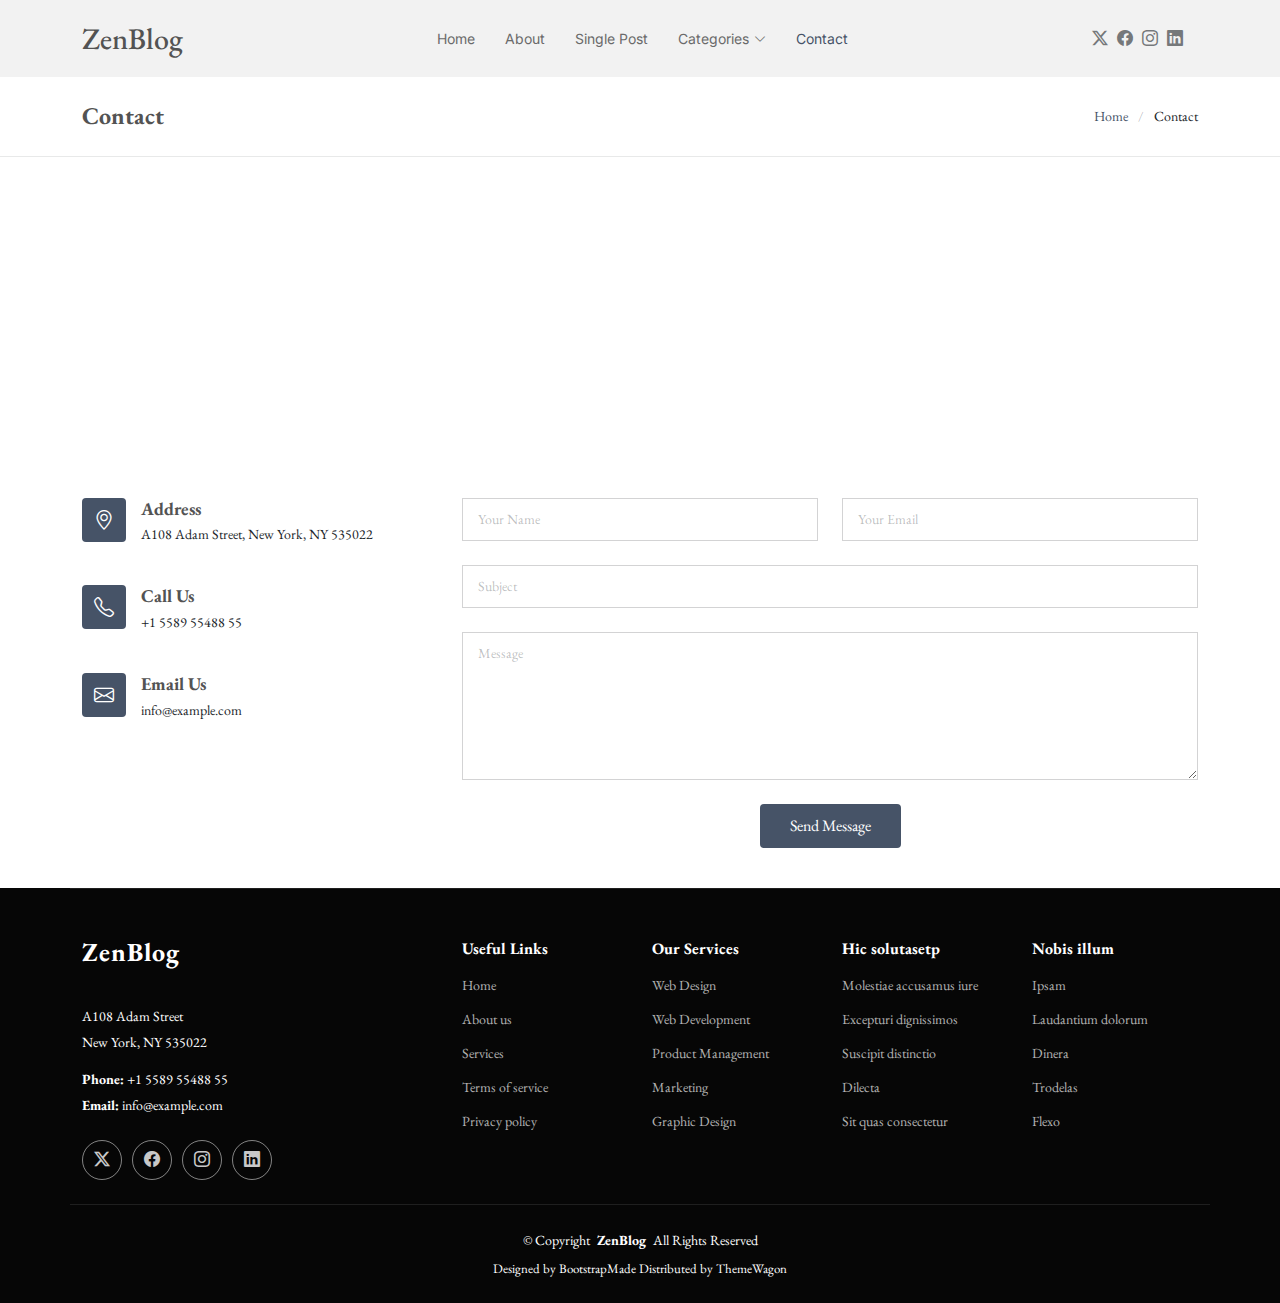
<file: contact.html>
<!DOCTYPE html>
<html lang="en">

<head>
  <meta charset="utf-8">
  <meta content="width=device-width, initial-scale=1.0" name="viewport">
  <title>Contact - ZenBlog Bootstrap Template</title>
  <meta name="description" content="">
  <meta name="keywords" content="">

  <!-- Favicons -->
  <link href="assets/img/favicon.png" rel="icon">
  <link href="assets/img/apple-touch-icon.png" rel="apple-touch-icon">

  <!-- Fonts -->
  <link href="https://fonts.googleapis.com" rel="preconnect">
  <link href="https://fonts.gstatic.com" rel="preconnect" crossorigin>
  <link href="https://fonts.googleapis.com/css2?family=Inter:wght@100;200;300;400;500;600;700;800;900&family=EB+Garamond:ital,wght@0,400;0,500;0,600;0,700;0,800;1,400;1,500;1,600;1,700;1,800&display=swap" rel="stylesheet">

  <!-- Vendor CSS Files -->
  <link href="assets/vendor/bootstrap/css/bootstrap.min.css" rel="stylesheet">
  <link href="assets/vendor/bootstrap-icons/bootstrap-icons.css" rel="stylesheet">
  <link href="assets/vendor/aos/aos.css" rel="stylesheet">
  <link href="assets/vendor/swiper/swiper-bundle.min.css" rel="stylesheet">

  <!-- Main CSS File -->
  <link href="assets/css/main.css" rel="stylesheet">

  <!-- =======================================================
  * Template Name: ZenBlog
  * Template URL: https://bootstrapmade.com/zenblog-bootstrap-blog-template/
  * Updated: Aug 08 2024 with Bootstrap v5.3.3
  * Author: BootstrapMade.com
  * License: https://bootstrapmade.com/license/
  ======================================================== -->
</head>

<body class="contact-page">

  <header id="header" class="header d-flex align-items-center sticky-top">
    <div class="container position-relative d-flex align-items-center justify-content-between">

      <a href="index.html" class="logo d-flex align-items-center me-auto me-xl-0">
        <!-- Uncomment the line below if you also wish to use an image logo -->
        <!-- <img src="assets/img/logo.png" alt=""> -->
        <h1 class="sitename">ZenBlog</h1>
      </a>

      <nav id="navmenu" class="navmenu">
        <ul>
          <li><a href="index.html">Home</a></li>
          <li><a href="about.html">About</a></li>
          <li><a href="single-post.html">Single Post</a></li>
          <li class="dropdown"><a href="#"><span>Categories</span> <i class="bi bi-chevron-down toggle-dropdown"></i></a>
            <ul>
              <li><a href="category.html">Category 1</a></li>
              <li class="dropdown"><a href="#"><span>Deep Dropdown</span> <i class="bi bi-chevron-down toggle-dropdown"></i></a>
                <ul>
                  <li><a href="#">Deep Dropdown 1</a></li>
                  <li><a href="#">Deep Dropdown 2</a></li>
                  <li><a href="#">Deep Dropdown 3</a></li>
                  <li><a href="#">Deep Dropdown 4</a></li>
                  <li><a href="#">Deep Dropdown 5</a></li>
                </ul>
              </li>
              <li><a href="category.html">Category 2</a></li>
              <li><a href="category.html">Category 3</a></li>
              <li><a href="category.html">Category 4</a></li>
            </ul>
          </li>
          <li><a href="contact.html" class="active">Contact</a></li>
        </ul>
        <i class="mobile-nav-toggle d-xl-none bi bi-list"></i>
      </nav>

      <div class="header-social-links">
        <a href="#" class="twitter"><i class="bi bi-twitter-x"></i></a>
        <a href="#" class="facebook"><i class="bi bi-facebook"></i></a>
        <a href="#" class="instagram"><i class="bi bi-instagram"></i></a>
        <a href="#" class="linkedin"><i class="bi bi-linkedin"></i></a>
      </div>

    </div>
  </header>

  <main class="main">

    <!-- Page Title -->
    <div class="page-title">
      <div class="container d-lg-flex justify-content-between align-items-center">
        <h1 class="mb-2 mb-lg-0">Contact</h1>
        <nav class="breadcrumbs">
          <ol>
            <li><a href="index.html">Home</a></li>
            <li class="current">Contact</li>
          </ol>
        </nav>
      </div>
    </div><!-- End Page Title -->

    <!-- Contact Section -->
    <section id="contact" class="contact section">

      <div class="container" data-aos="fade-up" data-aos-delay="100">

        <div class="mb-4" data-aos="fade-up" data-aos-delay="200">
          <iframe style="border:0; width: 100%; height: 270px;" src="https://www.google.com/maps/embed?pb=!1m14!1m8!1m3!1d48389.78314118045!2d-74.006138!3d40.710059!3m2!1i1024!2i768!4f13.1!3m3!1m2!1s0x89c25a22a3bda30d%3A0xb89d1fe6bc499443!2sDowntown%20Conference%20Center!5e0!3m2!1sen!2sus!4v1676961268712!5m2!1sen!2sus" frameborder="0" allowfullscreen="" loading="lazy" referrerpolicy="no-referrer-when-downgrade"></iframe>
        </div><!-- End Google Maps -->

        <div class="row gy-4">

          <div class="col-lg-4">
            <div class="info-item d-flex" data-aos="fade-up" data-aos-delay="300">
              <i class="bi bi-geo-alt flex-shrink-0"></i>
              <div>
                <h3>Address</h3>
                <p>A108 Adam Street, New York, NY 535022</p>
              </div>
            </div><!-- End Info Item -->

            <div class="info-item d-flex" data-aos="fade-up" data-aos-delay="400">
              <i class="bi bi-telephone flex-shrink-0"></i>
              <div>
                <h3>Call Us</h3>
                <p>+1 5589 55488 55</p>
              </div>
            </div><!-- End Info Item -->

            <div class="info-item d-flex" data-aos="fade-up" data-aos-delay="500">
              <i class="bi bi-envelope flex-shrink-0"></i>
              <div>
                <h3>Email Us</h3>
                <p>info@example.com</p>
              </div>
            </div><!-- End Info Item -->

          </div>

          <div class="col-lg-8">
            <form action="forms/contact.php" method="post" class="php-email-form" data-aos="fade-up" data-aos-delay="200">
              <div class="row gy-4">

                <div class="col-md-6">
                  <input type="text" name="name" class="form-control" placeholder="Your Name" required="">
                </div>

                <div class="col-md-6 ">
                  <input type="email" class="form-control" name="email" placeholder="Your Email" required="">
                </div>

                <div class="col-md-12">
                  <input type="text" class="form-control" name="subject" placeholder="Subject" required="">
                </div>

                <div class="col-md-12">
                  <textarea class="form-control" name="message" rows="6" placeholder="Message" required=""></textarea>
                </div>

                <div class="col-md-12 text-center">
                  <div class="loading">Loading</div>
                  <div class="error-message"></div>
                  <div class="sent-message">Your message has been sent. Thank you!</div>

                  <button type="submit">Send Message</button>
                </div>

              </div>
            </form>
          </div><!-- End Contact Form -->

        </div>

      </div>

    </section><!-- /Contact Section -->

  </main>

  <footer id="footer" class="footer dark-background">

    <div class="container footer-top">
      <div class="row gy-4">
        <div class="col-lg-4 col-md-6 footer-about">
          <a href="index.html" class="logo d-flex align-items-center">
            <span class="sitename">ZenBlog</span>
          </a>
          <div class="footer-contact pt-3">
            <p>A108 Adam Street</p>
            <p>New York, NY 535022</p>
            <p class="mt-3"><strong>Phone:</strong> <span>+1 5589 55488 55</span></p>
            <p><strong>Email:</strong> <span>info@example.com</span></p>
          </div>
          <div class="social-links d-flex mt-4">
            <a href=""><i class="bi bi-twitter-x"></i></a>
            <a href=""><i class="bi bi-facebook"></i></a>
            <a href=""><i class="bi bi-instagram"></i></a>
            <a href=""><i class="bi bi-linkedin"></i></a>
          </div>
        </div>

        <div class="col-lg-2 col-md-3 footer-links">
          <h4>Useful Links</h4>
          <ul>
            <li><a href="#">Home</a></li>
            <li><a href="#">About us</a></li>
            <li><a href="#">Services</a></li>
            <li><a href="#">Terms of service</a></li>
            <li><a href="#">Privacy policy</a></li>
          </ul>
        </div>

        <div class="col-lg-2 col-md-3 footer-links">
          <h4>Our Services</h4>
          <ul>
            <li><a href="#">Web Design</a></li>
            <li><a href="#">Web Development</a></li>
            <li><a href="#">Product Management</a></li>
            <li><a href="#">Marketing</a></li>
            <li><a href="#">Graphic Design</a></li>
          </ul>
        </div>

        <div class="col-lg-2 col-md-3 footer-links">
          <h4>Hic solutasetp</h4>
          <ul>
            <li><a href="#">Molestiae accusamus iure</a></li>
            <li><a href="#">Excepturi dignissimos</a></li>
            <li><a href="#">Suscipit distinctio</a></li>
            <li><a href="#">Dilecta</a></li>
            <li><a href="#">Sit quas consectetur</a></li>
          </ul>
        </div>

        <div class="col-lg-2 col-md-3 footer-links">
          <h4>Nobis illum</h4>
          <ul>
            <li><a href="#">Ipsam</a></li>
            <li><a href="#">Laudantium dolorum</a></li>
            <li><a href="#">Dinera</a></li>
            <li><a href="#">Trodelas</a></li>
            <li><a href="#">Flexo</a></li>
          </ul>
        </div>

      </div>
    </div>

    <div class="container copyright text-center mt-4">
      <p>© <span>Copyright</span> <strong class="px-1 sitename">ZenBlog</strong> <span>All Rights Reserved</span></p>
      <div class="credits">
        <!-- All the links in the footer should remain intact. -->
        <!-- You can delete the links only if you've purchased the pro version. -->
        <!-- Licensing information: https://bootstrapmade.com/license/ -->
        <!-- Purchase the pro version with working PHP/AJAX contact form: [buy-url] -->
        Designed by <a href="https://bootstrapmade.com/">BootstrapMade</a> Distributed by <a href=“https://themewagon.com>ThemeWagon
      </div>
    </div>

  </footer>

  <!-- Scroll Top -->
  <a href="#" id="scroll-top" class="scroll-top d-flex align-items-center justify-content-center"><i class="bi bi-arrow-up-short"></i></a>

  <!-- Preloader -->
  <div id="preloader"></div>

  <!-- Vendor JS Files -->
  <script src="assets/vendor/bootstrap/js/bootstrap.bundle.min.js"></script>
  <script src="assets/vendor/php-email-form/validate.js"></script>
  <script src="assets/vendor/aos/aos.js"></script>
  <script src="assets/vendor/swiper/swiper-bundle.min.js"></script>

  <!-- Main JS File -->
  <script src="assets/js/main.js"></script>

</body>

</html>
</file>
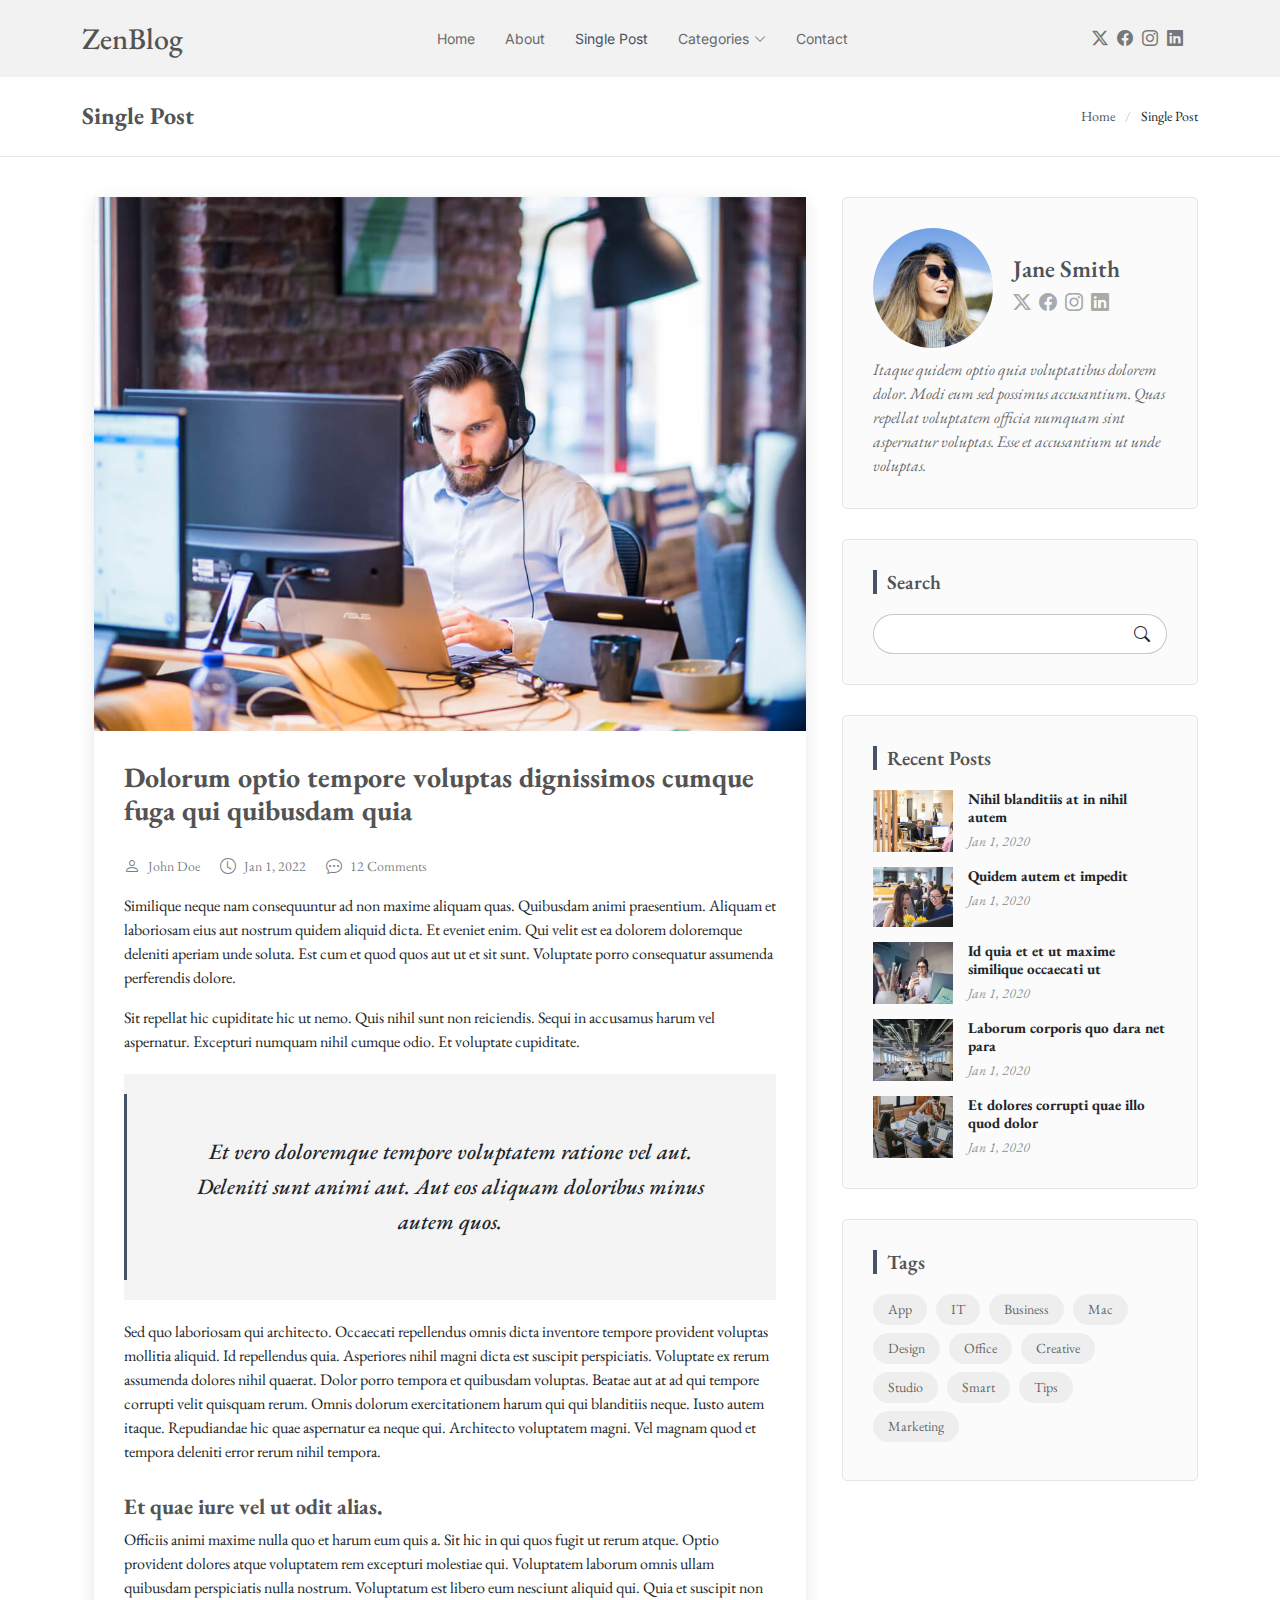
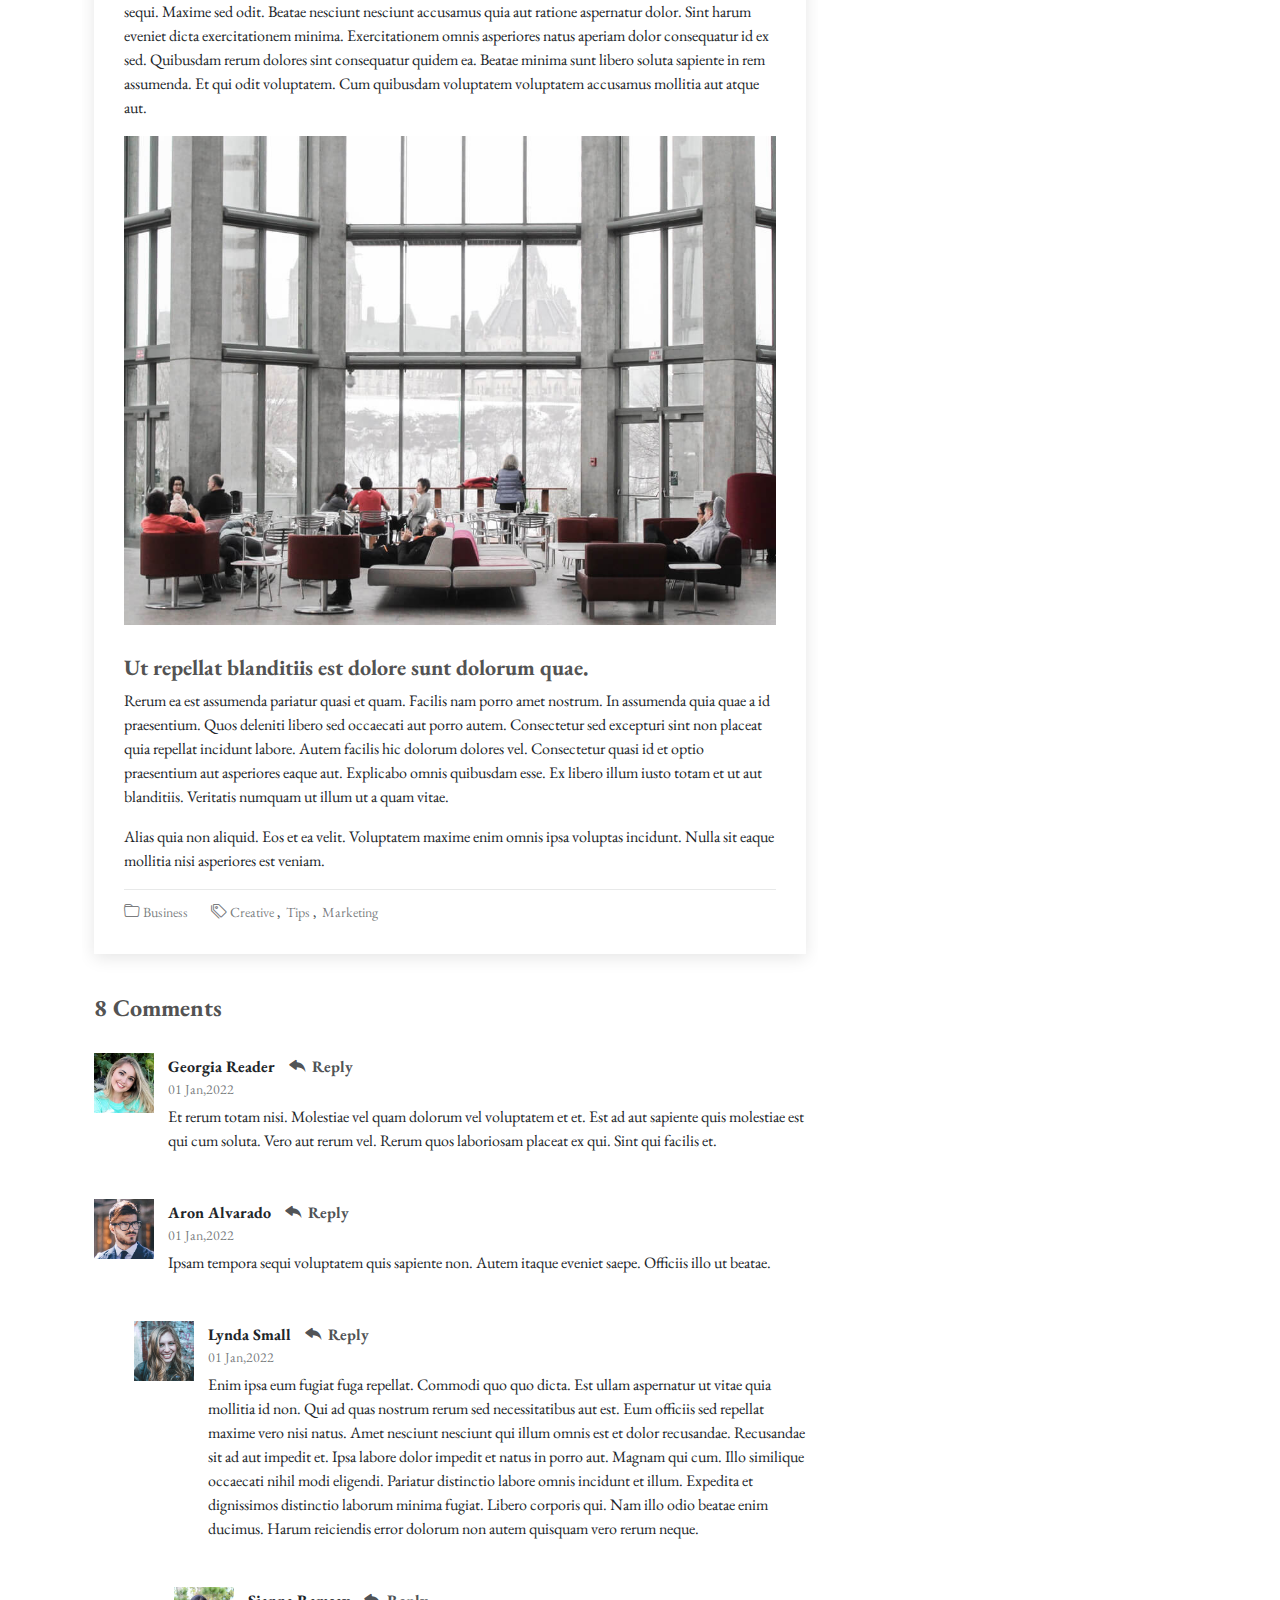
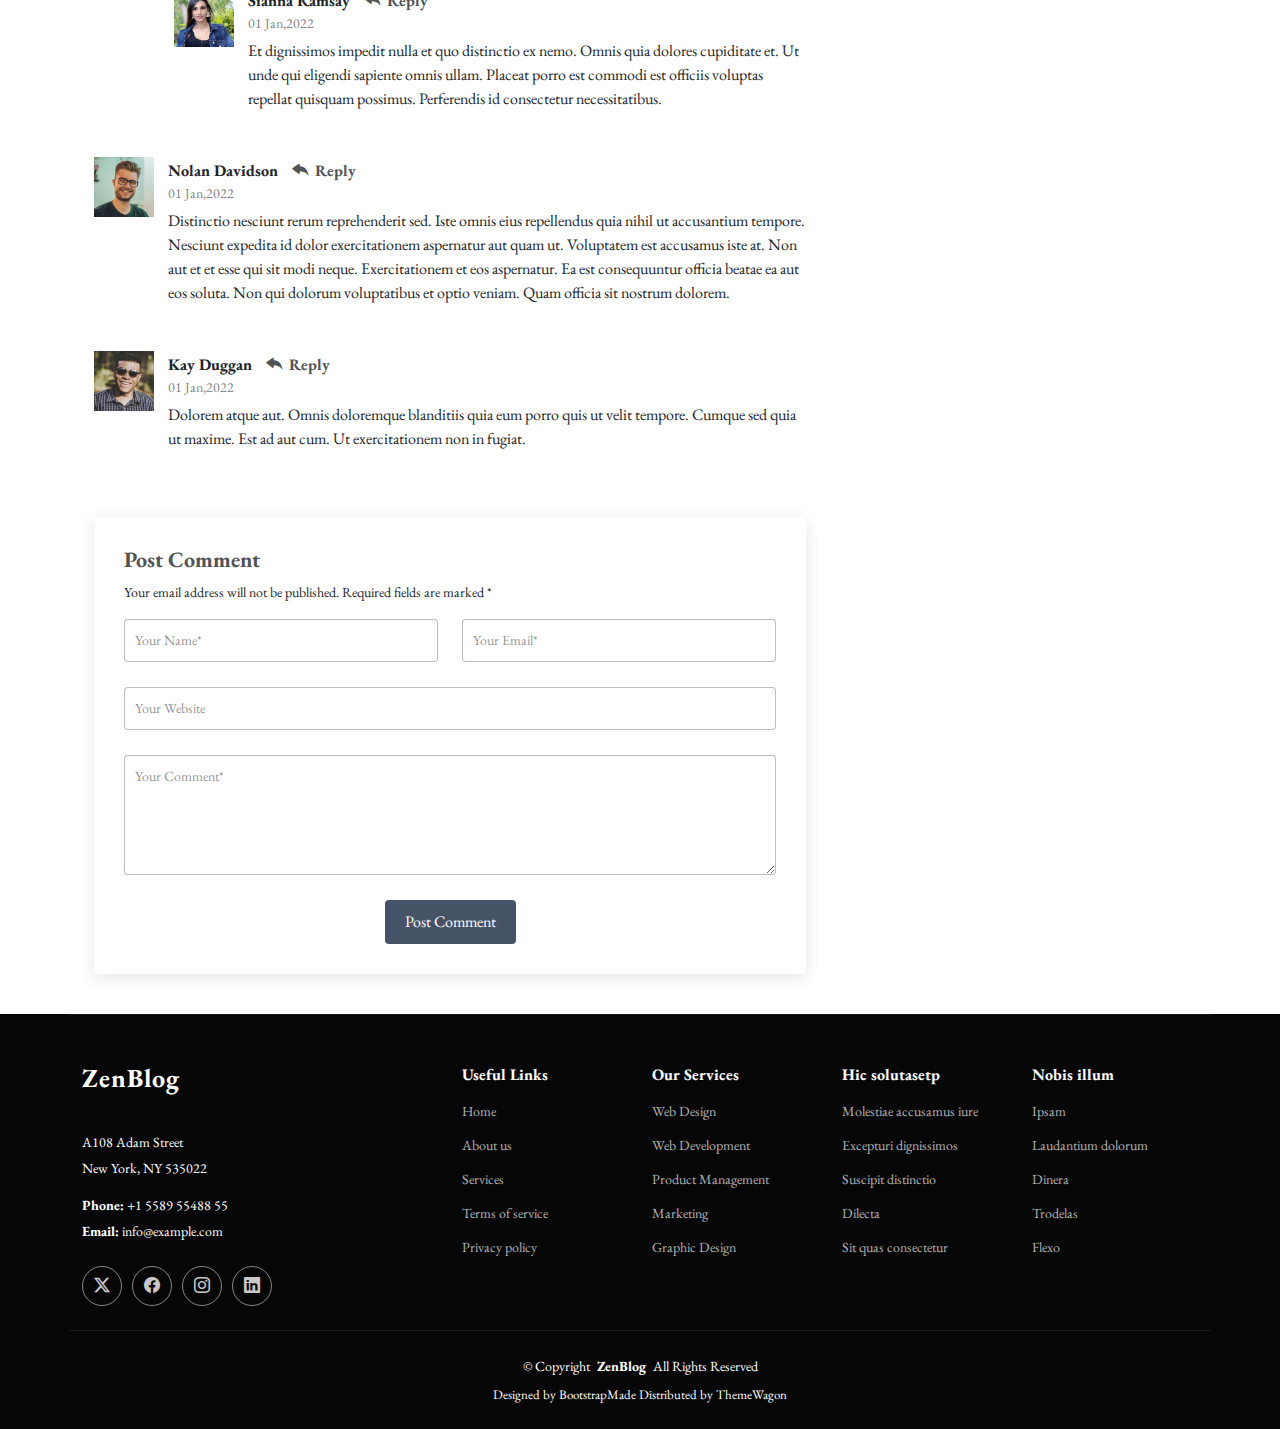
<file: single-post.html>
<!DOCTYPE html>
<html lang="en">

<head>
  <meta charset="utf-8">
  <meta content="width=device-width, initial-scale=1.0" name="viewport">
  <title>Single Post - ZenBlog Bootstrap Template</title>
  <meta name="description" content="">
  <meta name="keywords" content="">

  <!-- Favicons -->
  <link href="assets/img/favicon.png" rel="icon">
  <link href="assets/img/apple-touch-icon.png" rel="apple-touch-icon">

  <!-- Fonts -->
  <link href="https://fonts.googleapis.com" rel="preconnect">
  <link href="https://fonts.gstatic.com" rel="preconnect" crossorigin>
  <link href="https://fonts.googleapis.com/css2?family=Inter:wght@100;200;300;400;500;600;700;800;900&family=EB+Garamond:ital,wght@0,400;0,500;0,600;0,700;0,800;1,400;1,500;1,600;1,700;1,800&display=swap" rel="stylesheet">

  <!-- Vendor CSS Files -->
  <link href="assets/vendor/bootstrap/css/bootstrap.min.css" rel="stylesheet">
  <link href="assets/vendor/bootstrap-icons/bootstrap-icons.css" rel="stylesheet">
  <link href="assets/vendor/aos/aos.css" rel="stylesheet">
  <link href="assets/vendor/swiper/swiper-bundle.min.css" rel="stylesheet">

  <!-- Main CSS File -->
  <link href="assets/css/main.css" rel="stylesheet">

  <!-- =======================================================
  * Template Name: ZenBlog
  * Template URL: https://bootstrapmade.com/zenblog-bootstrap-blog-template/
  * Updated: Aug 08 2024 with Bootstrap v5.3.3
  * Author: BootstrapMade.com
  * License: https://bootstrapmade.com/license/
  ======================================================== -->
</head>

<body class="single-post-page">

  <header id="header" class="header d-flex align-items-center sticky-top">
    <div class="container position-relative d-flex align-items-center justify-content-between">

      <a href="index.html" class="logo d-flex align-items-center me-auto me-xl-0">
        <!-- Uncomment the line below if you also wish to use an image logo -->
        <!-- <img src="assets/img/logo.png" alt=""> -->
        <h1 class="sitename">ZenBlog</h1>
      </a>

      <nav id="navmenu" class="navmenu">
        <ul>
          <li><a href="index.html">Home</a></li>
          <li><a href="about.html">About</a></li>
          <li><a href="single-post.html" class="active">Single Post</a></li>
          <li class="dropdown"><a href="#"><span>Categories</span> <i class="bi bi-chevron-down toggle-dropdown"></i></a>
            <ul>
              <li><a href="category.html">Category 1</a></li>
              <li class="dropdown"><a href="#"><span>Deep Dropdown</span> <i class="bi bi-chevron-down toggle-dropdown"></i></a>
                <ul>
                  <li><a href="#">Deep Dropdown 1</a></li>
                  <li><a href="#">Deep Dropdown 2</a></li>
                  <li><a href="#">Deep Dropdown 3</a></li>
                  <li><a href="#">Deep Dropdown 4</a></li>
                  <li><a href="#">Deep Dropdown 5</a></li>
                </ul>
              </li>
              <li><a href="category.html">Category 2</a></li>
              <li><a href="category.html">Category 3</a></li>
              <li><a href="category.html">Category 4</a></li>
            </ul>
          </li>
          <li><a href="contact.html">Contact</a></li>
        </ul>
        <i class="mobile-nav-toggle d-xl-none bi bi-list"></i>
      </nav>

      <div class="header-social-links">
        <a href="#" class="twitter"><i class="bi bi-twitter-x"></i></a>
        <a href="#" class="facebook"><i class="bi bi-facebook"></i></a>
        <a href="#" class="instagram"><i class="bi bi-instagram"></i></a>
        <a href="#" class="linkedin"><i class="bi bi-linkedin"></i></a>
      </div>

    </div>
  </header>

  <main class="main">

    <!-- Page Title -->
    <div class="page-title">
      <div class="container d-lg-flex justify-content-between align-items-center">
        <h1 class="mb-2 mb-lg-0">Single Post</h1>
        <nav class="breadcrumbs">
          <ol>
            <li><a href="index.html">Home</a></li>
            <li class="current">Single Post</li>
          </ol>
        </nav>
      </div>
    </div><!-- End Page Title -->

    <div class="container">
      <div class="row">

        <div class="col-lg-8">

          <!-- Blog Details Section -->
          <section id="blog-details" class="blog-details section">
            <div class="container">

              <article class="article">

                <div class="post-img">
                  <img src="assets/img/blog/blog-1.jpg" alt="" class="img-fluid">
                </div>

                <h2 class="title">Dolorum optio tempore voluptas dignissimos cumque fuga qui quibusdam quia</h2>

                <div class="meta-top">
                  <ul>
                    <li class="d-flex align-items-center"><i class="bi bi-person"></i> <a href="blog-details.html">John Doe</a></li>
                    <li class="d-flex align-items-center"><i class="bi bi-clock"></i> <a href="blog-details.html"><time datetime="2020-01-01">Jan 1, 2022</time></a></li>
                    <li class="d-flex align-items-center"><i class="bi bi-chat-dots"></i> <a href="blog-details.html">12 Comments</a></li>
                  </ul>
                </div><!-- End meta top -->

                <div class="content">
                  <p>
                    Similique neque nam consequuntur ad non maxime aliquam quas. Quibusdam animi praesentium. Aliquam et laboriosam eius aut nostrum quidem aliquid dicta.
                    Et eveniet enim. Qui velit est ea dolorem doloremque deleniti aperiam unde soluta. Est cum et quod quos aut ut et sit sunt. Voluptate porro consequatur assumenda perferendis dolore.
                  </p>

                  <p>
                    Sit repellat hic cupiditate hic ut nemo. Quis nihil sunt non reiciendis. Sequi in accusamus harum vel aspernatur. Excepturi numquam nihil cumque odio. Et voluptate cupiditate.
                  </p>

                  <blockquote>
                    <p>
                      Et vero doloremque tempore voluptatem ratione vel aut. Deleniti sunt animi aut. Aut eos aliquam doloribus minus autem quos.
                    </p>
                  </blockquote>

                  <p>
                    Sed quo laboriosam qui architecto. Occaecati repellendus omnis dicta inventore tempore provident voluptas mollitia aliquid. Id repellendus quia. Asperiores nihil magni dicta est suscipit perspiciatis. Voluptate ex rerum assumenda dolores nihil quaerat.
                    Dolor porro tempora et quibusdam voluptas. Beatae aut at ad qui tempore corrupti velit quisquam rerum. Omnis dolorum exercitationem harum qui qui blanditiis neque.
                    Iusto autem itaque. Repudiandae hic quae aspernatur ea neque qui. Architecto voluptatem magni. Vel magnam quod et tempora deleniti error rerum nihil tempora.
                  </p>

                  <h3>Et quae iure vel ut odit alias.</h3>
                  <p>
                    Officiis animi maxime nulla quo et harum eum quis a. Sit hic in qui quos fugit ut rerum atque. Optio provident dolores atque voluptatem rem excepturi molestiae qui. Voluptatem laborum omnis ullam quibusdam perspiciatis nulla nostrum. Voluptatum est libero eum nesciunt aliquid qui.
                    Quia et suscipit non sequi. Maxime sed odit. Beatae nesciunt nesciunt accusamus quia aut ratione aspernatur dolor. Sint harum eveniet dicta exercitationem minima. Exercitationem omnis asperiores natus aperiam dolor consequatur id ex sed. Quibusdam rerum dolores sint consequatur quidem ea.
                    Beatae minima sunt libero soluta sapiente in rem assumenda. Et qui odit voluptatem. Cum quibusdam voluptatem voluptatem accusamus mollitia aut atque aut.
                  </p>
                  <img src="assets/img/blog/blog-inside-post.jpg" class="img-fluid" alt="">

                  <h3>Ut repellat blanditiis est dolore sunt dolorum quae.</h3>
                  <p>
                    Rerum ea est assumenda pariatur quasi et quam. Facilis nam porro amet nostrum. In assumenda quia quae a id praesentium. Quos deleniti libero sed occaecati aut porro autem. Consectetur sed excepturi sint non placeat quia repellat incidunt labore. Autem facilis hic dolorum dolores vel.
                    Consectetur quasi id et optio praesentium aut asperiores eaque aut. Explicabo omnis quibusdam esse. Ex libero illum iusto totam et ut aut blanditiis. Veritatis numquam ut illum ut a quam vitae.
                  </p>
                  <p>
                    Alias quia non aliquid. Eos et ea velit. Voluptatem maxime enim omnis ipsa voluptas incidunt. Nulla sit eaque mollitia nisi asperiores est veniam.
                  </p>

                </div><!-- End post content -->

                <div class="meta-bottom">
                  <i class="bi bi-folder"></i>
                  <ul class="cats">
                    <li><a href="#">Business</a></li>
                  </ul>

                  <i class="bi bi-tags"></i>
                  <ul class="tags">
                    <li><a href="#">Creative</a></li>
                    <li><a href="#">Tips</a></li>
                    <li><a href="#">Marketing</a></li>
                  </ul>
                </div><!-- End meta bottom -->

              </article>

            </div>
          </section><!-- /Blog Details Section -->

          <!-- Blog Comments Section -->
          <section id="blog-comments" class="blog-comments section">

            <div class="container">

              <h4 class="comments-count">8 Comments</h4>

              <div id="comment-1" class="comment">
                <div class="d-flex">
                  <div class="comment-img"><img src="assets/img/blog/comments-1.jpg" alt=""></div>
                  <div>
                    <h5><a href="">Georgia Reader</a> <a href="#" class="reply"><i class="bi bi-reply-fill"></i> Reply</a></h5>
                    <time datetime="2020-01-01">01 Jan,2022</time>
                    <p>
                      Et rerum totam nisi. Molestiae vel quam dolorum vel voluptatem et et. Est ad aut sapiente quis molestiae est qui cum soluta.
                      Vero aut rerum vel. Rerum quos laboriosam placeat ex qui. Sint qui facilis et.
                    </p>
                  </div>
                </div>
              </div><!-- End comment #1 -->

              <div id="comment-2" class="comment">
                <div class="d-flex">
                  <div class="comment-img"><img src="assets/img/blog/comments-2.jpg" alt=""></div>
                  <div>
                    <h5><a href="">Aron Alvarado</a> <a href="#" class="reply"><i class="bi bi-reply-fill"></i> Reply</a></h5>
                    <time datetime="2020-01-01">01 Jan,2022</time>
                    <p>
                      Ipsam tempora sequi voluptatem quis sapiente non. Autem itaque eveniet saepe. Officiis illo ut beatae.
                    </p>
                  </div>
                </div>

                <div id="comment-reply-1" class="comment comment-reply">
                  <div class="d-flex">
                    <div class="comment-img"><img src="assets/img/blog/comments-3.jpg" alt=""></div>
                    <div>
                      <h5><a href="">Lynda Small</a> <a href="#" class="reply"><i class="bi bi-reply-fill"></i> Reply</a></h5>
                      <time datetime="2020-01-01">01 Jan,2022</time>
                      <p>
                        Enim ipsa eum fugiat fuga repellat. Commodi quo quo dicta. Est ullam aspernatur ut vitae quia mollitia id non. Qui ad quas nostrum rerum sed necessitatibus aut est. Eum officiis sed repellat maxime vero nisi natus. Amet nesciunt nesciunt qui illum omnis est et dolor recusandae.

                        Recusandae sit ad aut impedit et. Ipsa labore dolor impedit et natus in porro aut. Magnam qui cum. Illo similique occaecati nihil modi eligendi. Pariatur distinctio labore omnis incidunt et illum. Expedita et dignissimos distinctio laborum minima fugiat.

                        Libero corporis qui. Nam illo odio beatae enim ducimus. Harum reiciendis error dolorum non autem quisquam vero rerum neque.
                      </p>
                    </div>
                  </div>

                  <div id="comment-reply-2" class="comment comment-reply">
                    <div class="d-flex">
                      <div class="comment-img"><img src="assets/img/blog/comments-4.jpg" alt=""></div>
                      <div>
                        <h5><a href="">Sianna Ramsay</a> <a href="#" class="reply"><i class="bi bi-reply-fill"></i> Reply</a></h5>
                        <time datetime="2020-01-01">01 Jan,2022</time>
                        <p>
                          Et dignissimos impedit nulla et quo distinctio ex nemo. Omnis quia dolores cupiditate et. Ut unde qui eligendi sapiente omnis ullam. Placeat porro est commodi est officiis voluptas repellat quisquam possimus. Perferendis id consectetur necessitatibus.
                        </p>
                      </div>
                    </div>

                  </div><!-- End comment reply #2-->

                </div><!-- End comment reply #1-->

              </div><!-- End comment #2-->

              <div id="comment-3" class="comment">
                <div class="d-flex">
                  <div class="comment-img"><img src="assets/img/blog/comments-5.jpg" alt=""></div>
                  <div>
                    <h5><a href="">Nolan Davidson</a> <a href="#" class="reply"><i class="bi bi-reply-fill"></i> Reply</a></h5>
                    <time datetime="2020-01-01">01 Jan,2022</time>
                    <p>
                      Distinctio nesciunt rerum reprehenderit sed. Iste omnis eius repellendus quia nihil ut accusantium tempore. Nesciunt expedita id dolor exercitationem aspernatur aut quam ut. Voluptatem est accusamus iste at.
                      Non aut et et esse qui sit modi neque. Exercitationem et eos aspernatur. Ea est consequuntur officia beatae ea aut eos soluta. Non qui dolorum voluptatibus et optio veniam. Quam officia sit nostrum dolorem.
                    </p>
                  </div>
                </div>

              </div><!-- End comment #3 -->

              <div id="comment-4" class="comment">
                <div class="d-flex">
                  <div class="comment-img"><img src="assets/img/blog/comments-6.jpg" alt=""></div>
                  <div>
                    <h5><a href="">Kay Duggan</a> <a href="#" class="reply"><i class="bi bi-reply-fill"></i> Reply</a></h5>
                    <time datetime="2020-01-01">01 Jan,2022</time>
                    <p>
                      Dolorem atque aut. Omnis doloremque blanditiis quia eum porro quis ut velit tempore. Cumque sed quia ut maxime. Est ad aut cum. Ut exercitationem non in fugiat.
                    </p>
                  </div>
                </div>

              </div><!-- End comment #4 -->

            </div>

          </section><!-- /Blog Comments Section -->

          <!-- Comment Form Section -->
          <section id="comment-form" class="comment-form section">
            <div class="container">

              <form action="">

                <h4>Post Comment</h4>
                <p>Your email address will not be published. Required fields are marked * </p>
                <div class="row">
                  <div class="col-md-6 form-group">
                    <input name="name" type="text" class="form-control" placeholder="Your Name*">
                  </div>
                  <div class="col-md-6 form-group">
                    <input name="email" type="text" class="form-control" placeholder="Your Email*">
                  </div>
                </div>
                <div class="row">
                  <div class="col form-group">
                    <input name="website" type="text" class="form-control" placeholder="Your Website">
                  </div>
                </div>
                <div class="row">
                  <div class="col form-group">
                    <textarea name="comment" class="form-control" placeholder="Your Comment*"></textarea>
                  </div>
                </div>

                <div class="text-center">
                  <button type="submit" class="btn btn-primary">Post Comment</button>
                </div>

              </form>

            </div>
          </section><!-- /Comment Form Section -->

        </div>

        <div class="col-lg-4 sidebar">

          <div class="widgets-container">

            <!-- Blog Author Widget -->
            <div class="blog-author-widget widget-item">

              <div class="d-flex flex-column align-items-center">
                <div class="d-flex align-items-center w-100">
                  <img src="assets/img/blog/blog-author.jpg" class="rounded-circle flex-shrink-0" alt="">
                  <div>
                    <h4>Jane Smith</h4>
                    <div class="social-links">
                      <a href="https://x.com/#"><i class="bi bi-twitter-x"></i></a>
                      <a href="https://facebook.com/#"><i class="bi bi-facebook"></i></a>
                      <a href="https://instagram.com/#"><i class="biu bi-instagram"></i></a>
                      <a href="https://instagram.com/#"><i class="biu bi-linkedin"></i></a>
                    </div>
                  </div>
                </div>

                <p>
                  Itaque quidem optio quia voluptatibus dolorem dolor. Modi eum sed possimus accusantium. Quas repellat voluptatem officia numquam sint aspernatur voluptas. Esse et accusantium ut unde voluptas.
                </p>

              </div>

            </div><!--/Blog Author Widget -->

            <!-- Search Widget -->
            <div class="search-widget widget-item">

              <h3 class="widget-title">Search</h3>
              <form action="">
                <input type="text">
                <button type="submit" title="Search"><i class="bi bi-search"></i></button>
              </form>

            </div><!--/Search Widget -->

            <!-- Recent Posts Widget -->
            <div class="recent-posts-widget widget-item">

              <h3 class="widget-title">Recent Posts</h3>

              <div class="post-item">
                <img src="assets/img/blog/blog-recent-1.jpg" alt="" class="flex-shrink-0">
                <div>
                  <h4><a href="blog-details.html">Nihil blanditiis at in nihil autem</a></h4>
                  <time datetime="2020-01-01">Jan 1, 2020</time>
                </div>
              </div><!-- End recent post item-->

              <div class="post-item">
                <img src="assets/img/blog/blog-recent-2.jpg" alt="" class="flex-shrink-0">
                <div>
                  <h4><a href="blog-details.html">Quidem autem et impedit</a></h4>
                  <time datetime="2020-01-01">Jan 1, 2020</time>
                </div>
              </div><!-- End recent post item-->

              <div class="post-item">
                <img src="assets/img/blog/blog-recent-3.jpg" alt="" class="flex-shrink-0">
                <div>
                  <h4><a href="blog-details.html">Id quia et et ut maxime similique occaecati ut</a></h4>
                  <time datetime="2020-01-01">Jan 1, 2020</time>
                </div>
              </div><!-- End recent post item-->

              <div class="post-item">
                <img src="assets/img/blog/blog-recent-4.jpg" alt="" class="flex-shrink-0">
                <div>
                  <h4><a href="blog-details.html">Laborum corporis quo dara net para</a></h4>
                  <time datetime="2020-01-01">Jan 1, 2020</time>
                </div>
              </div><!-- End recent post item-->

              <div class="post-item">
                <img src="assets/img/blog/blog-recent-5.jpg" alt="" class="flex-shrink-0">
                <div>
                  <h4><a href="blog-details.html">Et dolores corrupti quae illo quod dolor</a></h4>
                  <time datetime="2020-01-01">Jan 1, 2020</time>
                </div>
              </div><!-- End recent post item-->

            </div><!--/Recent Posts Widget -->

            <!-- Tags Widget -->
            <div class="tags-widget widget-item">

              <h3 class="widget-title">Tags</h3>
              <ul>
                <li><a href="#">App</a></li>
                <li><a href="#">IT</a></li>
                <li><a href="#">Business</a></li>
                <li><a href="#">Mac</a></li>
                <li><a href="#">Design</a></li>
                <li><a href="#">Office</a></li>
                <li><a href="#">Creative</a></li>
                <li><a href="#">Studio</a></li>
                <li><a href="#">Smart</a></li>
                <li><a href="#">Tips</a></li>
                <li><a href="#">Marketing</a></li>
              </ul>

            </div><!--/Tags Widget -->

          </div>

        </div>

      </div>
    </div>

  </main>

  <footer id="footer" class="footer dark-background">

    <div class="container footer-top">
      <div class="row gy-4">
        <div class="col-lg-4 col-md-6 footer-about">
          <a href="index.html" class="logo d-flex align-items-center">
            <span class="sitename">ZenBlog</span>
          </a>
          <div class="footer-contact pt-3">
            <p>A108 Adam Street</p>
            <p>New York, NY 535022</p>
            <p class="mt-3"><strong>Phone:</strong> <span>+1 5589 55488 55</span></p>
            <p><strong>Email:</strong> <span>info@example.com</span></p>
          </div>
          <div class="social-links d-flex mt-4">
            <a href=""><i class="bi bi-twitter-x"></i></a>
            <a href=""><i class="bi bi-facebook"></i></a>
            <a href=""><i class="bi bi-instagram"></i></a>
            <a href=""><i class="bi bi-linkedin"></i></a>
          </div>
        </div>

        <div class="col-lg-2 col-md-3 footer-links">
          <h4>Useful Links</h4>
          <ul>
            <li><a href="#">Home</a></li>
            <li><a href="#">About us</a></li>
            <li><a href="#">Services</a></li>
            <li><a href="#">Terms of service</a></li>
            <li><a href="#">Privacy policy</a></li>
          </ul>
        </div>

        <div class="col-lg-2 col-md-3 footer-links">
          <h4>Our Services</h4>
          <ul>
            <li><a href="#">Web Design</a></li>
            <li><a href="#">Web Development</a></li>
            <li><a href="#">Product Management</a></li>
            <li><a href="#">Marketing</a></li>
            <li><a href="#">Graphic Design</a></li>
          </ul>
        </div>

        <div class="col-lg-2 col-md-3 footer-links">
          <h4>Hic solutasetp</h4>
          <ul>
            <li><a href="#">Molestiae accusamus iure</a></li>
            <li><a href="#">Excepturi dignissimos</a></li>
            <li><a href="#">Suscipit distinctio</a></li>
            <li><a href="#">Dilecta</a></li>
            <li><a href="#">Sit quas consectetur</a></li>
          </ul>
        </div>

        <div class="col-lg-2 col-md-3 footer-links">
          <h4>Nobis illum</h4>
          <ul>
            <li><a href="#">Ipsam</a></li>
            <li><a href="#">Laudantium dolorum</a></li>
            <li><a href="#">Dinera</a></li>
            <li><a href="#">Trodelas</a></li>
            <li><a href="#">Flexo</a></li>
          </ul>
        </div>

      </div>
    </div>

    <div class="container copyright text-center mt-4">
      <p>© <span>Copyright</span> <strong class="px-1 sitename">ZenBlog</strong> <span>All Rights Reserved</span></p>
      <div class="credits">
        <!-- All the links in the footer should remain intact. -->
        <!-- You can delete the links only if you've purchased the pro version. -->
        <!-- Licensing information: https://bootstrapmade.com/license/ -->
        <!-- Purchase the pro version with working PHP/AJAX contact form: [buy-url] -->
        Designed by <a href="https://bootstrapmade.com/">BootstrapMade</a> Distributed by <a href=“https://themewagon.com>ThemeWagon
      </div>
    </div>

  </footer>

  <!-- Scroll Top -->
  <a href="#" id="scroll-top" class="scroll-top d-flex align-items-center justify-content-center"><i class="bi bi-arrow-up-short"></i></a>

  <!-- Preloader -->
  <div id="preloader"></div>

  <!-- Vendor JS Files -->
  <script src="assets/vendor/bootstrap/js/bootstrap.bundle.min.js"></script>
  <script src="assets/vendor/php-email-form/validate.js"></script>
  <script src="assets/vendor/aos/aos.js"></script>
  <script src="assets/vendor/swiper/swiper-bundle.min.js"></script>

  <!-- Main JS File -->
  <script src="assets/js/main.js"></script>

</body>

</html>
</file>
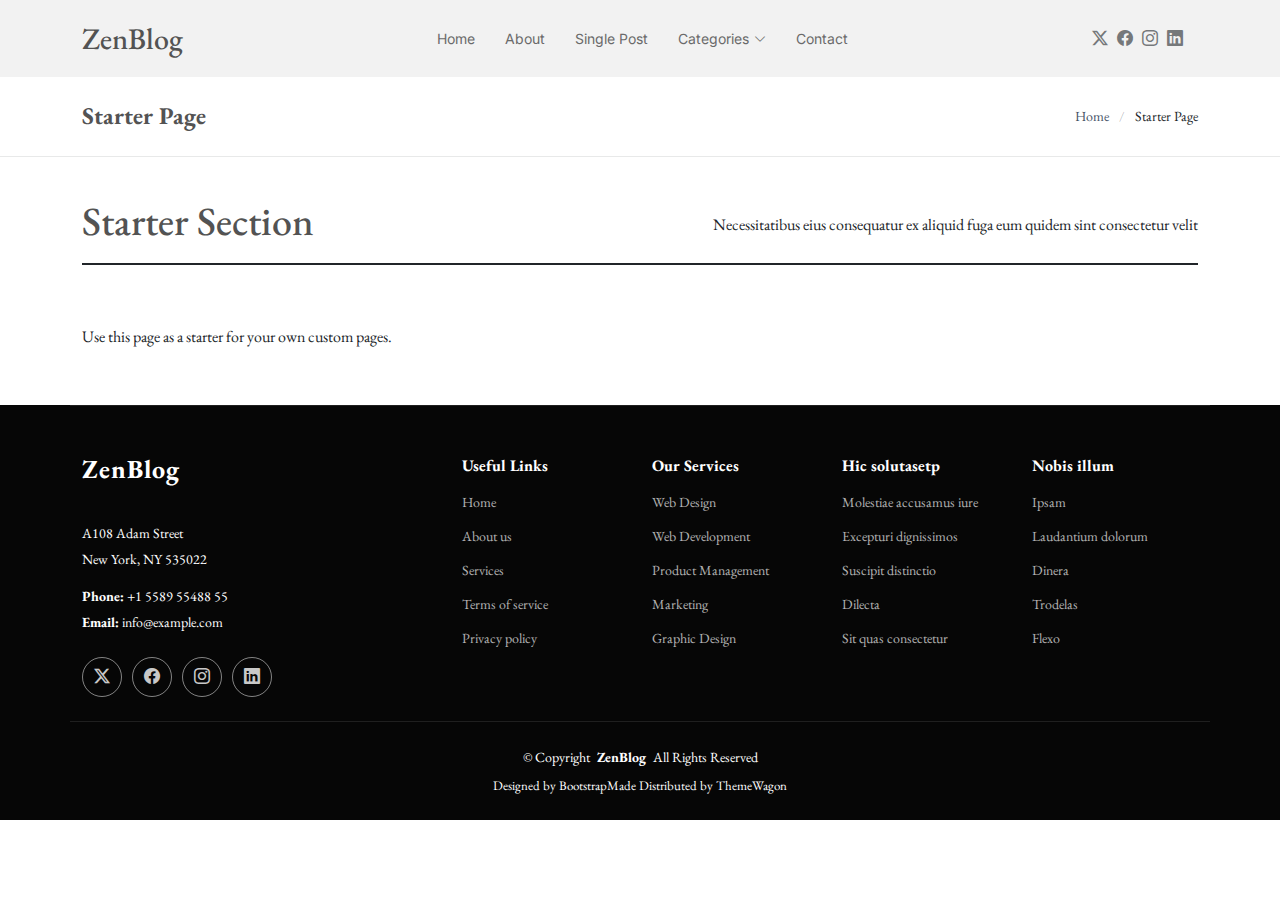
<file: starter-page.html>
<!DOCTYPE html>
<html lang="en">

<head>
  <meta charset="utf-8">
  <meta content="width=device-width, initial-scale=1.0" name="viewport">
  <title>Starter Page - ZenBlog Bootstrap Template</title>
  <meta name="description" content="">
  <meta name="keywords" content="">

  <!-- Favicons -->
  <link href="assets/img/favicon.png" rel="icon">
  <link href="assets/img/apple-touch-icon.png" rel="apple-touch-icon">

  <!-- Fonts -->
  <link href="https://fonts.googleapis.com" rel="preconnect">
  <link href="https://fonts.gstatic.com" rel="preconnect" crossorigin>
  <link href="https://fonts.googleapis.com/css2?family=Inter:wght@100;200;300;400;500;600;700;800;900&family=EB+Garamond:ital,wght@0,400;0,500;0,600;0,700;0,800;1,400;1,500;1,600;1,700;1,800&display=swap" rel="stylesheet">

  <!-- Vendor CSS Files -->
  <link href="assets/vendor/bootstrap/css/bootstrap.min.css" rel="stylesheet">
  <link href="assets/vendor/bootstrap-icons/bootstrap-icons.css" rel="stylesheet">
  <link href="assets/vendor/aos/aos.css" rel="stylesheet">
  <link href="assets/vendor/swiper/swiper-bundle.min.css" rel="stylesheet">

  <!-- Main CSS File -->
  <link href="assets/css/main.css" rel="stylesheet">

  <!-- =======================================================
  * Template Name: ZenBlog
  * Template URL: https://bootstrapmade.com/zenblog-bootstrap-blog-template/
  * Updated: Aug 08 2024 with Bootstrap v5.3.3
  * Author: BootstrapMade.com
  * License: https://bootstrapmade.com/license/
  ======================================================== -->
</head>

<body class="starter-page-page">

  <header id="header" class="header d-flex align-items-center sticky-top">
    <div class="container position-relative d-flex align-items-center justify-content-between">

      <a href="index.html" class="logo d-flex align-items-center me-auto me-xl-0">
        <!-- Uncomment the line below if you also wish to use an image logo -->
        <!-- <img src="assets/img/logo.png" alt=""> -->
        <h1 class="sitename">ZenBlog</h1>
      </a>

      <nav id="navmenu" class="navmenu">
        <ul>
          <li><a href="index.html">Home</a></li>
          <li><a href="about.html">About</a></li>
          <li><a href="single-post.html">Single Post</a></li>
          <li class="dropdown"><a href="#"><span>Categories</span> <i class="bi bi-chevron-down toggle-dropdown"></i></a>
            <ul>
              <li><a href="category.html">Category 1</a></li>
              <li class="dropdown"><a href="#"><span>Deep Dropdown</span> <i class="bi bi-chevron-down toggle-dropdown"></i></a>
                <ul>
                  <li><a href="#">Deep Dropdown 1</a></li>
                  <li><a href="#">Deep Dropdown 2</a></li>
                  <li><a href="#">Deep Dropdown 3</a></li>
                  <li><a href="#">Deep Dropdown 4</a></li>
                  <li><a href="#">Deep Dropdown 5</a></li>
                </ul>
              </li>
              <li><a href="category.html">Category 2</a></li>
              <li><a href="category.html">Category 3</a></li>
              <li><a href="category.html">Category 4</a></li>
            </ul>
          </li>
          <li><a href="contact.html">Contact</a></li>
        </ul>
        <i class="mobile-nav-toggle d-xl-none bi bi-list"></i>
      </nav>

      <div class="header-social-links">
        <a href="#" class="twitter"><i class="bi bi-twitter-x"></i></a>
        <a href="#" class="facebook"><i class="bi bi-facebook"></i></a>
        <a href="#" class="instagram"><i class="bi bi-instagram"></i></a>
        <a href="#" class="linkedin"><i class="bi bi-linkedin"></i></a>
      </div>

    </div>
  </header>

  <main class="main">

    <!-- Page Title -->
    <div class="page-title">
      <div class="container d-lg-flex justify-content-between align-items-center">
        <h1 class="mb-2 mb-lg-0">Starter Page</h1>
        <nav class="breadcrumbs">
          <ol>
            <li><a href="index.html">Home</a></li>
            <li class="current">Starter Page</li>
          </ol>
        </nav>
      </div>
    </div><!-- End Page Title -->

    <!-- Starter Section Section -->
    <section id="starter-section" class="starter-section section">

      <!-- Section Title -->
      <div class="container section-title" data-aos="fade-up">
        <div class="section-title-container d-flex align-items-center justify-content-between">
          <h2>Starter Section</h2>
          <p>Necessitatibus eius consequatur ex aliquid fuga eum quidem sint consectetur velit</p>
        </div>
      </div><!-- End Section Title -->

      <div class="container" data-aos="fade-up">
        <p>Use this page as a starter for your own custom pages.</p>
      </div>

    </section><!-- /Starter Section Section -->

  </main>

  <footer id="footer" class="footer dark-background">

    <div class="container footer-top">
      <div class="row gy-4">
        <div class="col-lg-4 col-md-6 footer-about">
          <a href="index.html" class="logo d-flex align-items-center">
            <span class="sitename">ZenBlog</span>
          </a>
          <div class="footer-contact pt-3">
            <p>A108 Adam Street</p>
            <p>New York, NY 535022</p>
            <p class="mt-3"><strong>Phone:</strong> <span>+1 5589 55488 55</span></p>
            <p><strong>Email:</strong> <span>info@example.com</span></p>
          </div>
          <div class="social-links d-flex mt-4">
            <a href=""><i class="bi bi-twitter-x"></i></a>
            <a href=""><i class="bi bi-facebook"></i></a>
            <a href=""><i class="bi bi-instagram"></i></a>
            <a href=""><i class="bi bi-linkedin"></i></a>
          </div>
        </div>

        <div class="col-lg-2 col-md-3 footer-links">
          <h4>Useful Links</h4>
          <ul>
            <li><a href="#">Home</a></li>
            <li><a href="#">About us</a></li>
            <li><a href="#">Services</a></li>
            <li><a href="#">Terms of service</a></li>
            <li><a href="#">Privacy policy</a></li>
          </ul>
        </div>

        <div class="col-lg-2 col-md-3 footer-links">
          <h4>Our Services</h4>
          <ul>
            <li><a href="#">Web Design</a></li>
            <li><a href="#">Web Development</a></li>
            <li><a href="#">Product Management</a></li>
            <li><a href="#">Marketing</a></li>
            <li><a href="#">Graphic Design</a></li>
          </ul>
        </div>

        <div class="col-lg-2 col-md-3 footer-links">
          <h4>Hic solutasetp</h4>
          <ul>
            <li><a href="#">Molestiae accusamus iure</a></li>
            <li><a href="#">Excepturi dignissimos</a></li>
            <li><a href="#">Suscipit distinctio</a></li>
            <li><a href="#">Dilecta</a></li>
            <li><a href="#">Sit quas consectetur</a></li>
          </ul>
        </div>

        <div class="col-lg-2 col-md-3 footer-links">
          <h4>Nobis illum</h4>
          <ul>
            <li><a href="#">Ipsam</a></li>
            <li><a href="#">Laudantium dolorum</a></li>
            <li><a href="#">Dinera</a></li>
            <li><a href="#">Trodelas</a></li>
            <li><a href="#">Flexo</a></li>
          </ul>
        </div>

      </div>
    </div>

    <div class="container copyright text-center mt-4">
      <p>© <span>Copyright</span> <strong class="px-1 sitename">ZenBlog</strong> <span>All Rights Reserved</span></p>
      <div class="credits">
        <!-- All the links in the footer should remain intact. -->
        <!-- You can delete the links only if you've purchased the pro version. -->
        <!-- Licensing information: https://bootstrapmade.com/license/ -->
        <!-- Purchase the pro version with working PHP/AJAX contact form: [buy-url] -->
        Designed by <a href="https://bootstrapmade.com/">BootstrapMade</a> Distributed by <a href=“https://themewagon.com>ThemeWagon
      </div>
    </div>

  </footer>

  <!-- Scroll Top -->
  <a href="#" id="scroll-top" class="scroll-top d-flex align-items-center justify-content-center"><i class="bi bi-arrow-up-short"></i></a>

  <!-- Preloader -->
  <div id="preloader"></div>

  <!-- Vendor JS Files -->
  <script src="assets/vendor/bootstrap/js/bootstrap.bundle.min.js"></script>
  <script src="assets/vendor/php-email-form/validate.js"></script>
  <script src="assets/vendor/aos/aos.js"></script>
  <script src="assets/vendor/swiper/swiper-bundle.min.js"></script>

  <!-- Main JS File -->
  <script src="assets/js/main.js"></script>

</body>

</html>
</file>
<file: assets/css/main.css>
/**
* Template Name: ZenBlog
* Template URL: https://bootstrapmade.com/zenblog-bootstrap-blog-template/
* Updated: Aug 08 2024 with Bootstrap v5.3.3
* Author: BootstrapMade.com
* License: https://bootstrapmade.com/license/
*/

/*--------------------------------------------------------------
# Font & Color Variables
# Help: https://bootstrapmade.com/color-system/
--------------------------------------------------------------*/
/* Fonts */
:root {
  --default-font: "EB Garamond",  system-ui, -apple-system, "Segoe UI", Roboto, "Helvetica Neue", Arial, "Noto Sans", "Liberation Sans", sans-serif, "Apple Color Emoji", "Segoe UI Emoji", "Segoe UI Symbol", "Noto Color Emoji";
  --heading-font: "EB Garamond",  sans-serif;
  --nav-font: "Inter",  sans-serif;
}

/* Global Colors - The following color variables are used throughout the website. Updating them here will change the color scheme of the entire website */
:root { 
  --background-color: #ffffff; /* Background color for the entire website, including individual sections */
  --default-color: #212529; /* Default color used for the majority of the text content across the entire website */
  --heading-color: #535353; /* Color for headings, subheadings and title throughout the website */
  --accent-color: #465367; /* Accent color that represents your brand on the website. It's used for buttons, links, and other elements that need to stand out */
  --surface-color: #ffffff; /* The surface color is used as a background of boxed elements within sections, such as cards, icon boxes, or other elements that require a visual separation from the global background. */
  --contrast-color: #ffffff; /* Contrast color for text, ensuring readability against backgrounds of accent, heading, or default colors. */
}

/* Nav Menu Colors - The following color variables are used specifically for the navigation menu. They are separate from the global colors to allow for more customization options */
:root {
  --nav-color: #6a6a6a;  /* The default color of the main navmenu links */
  --nav-hover-color: #465367; /* Applied to main navmenu links when they are hovered over or active */
  --nav-mobile-background-color: #ffffff; /* Used as the background color for mobile navigation menu */
  --nav-dropdown-background-color: #ffffff; /* Used as the background color for dropdown items that appear when hovering over primary navigation items */
  --nav-dropdown-color: #6a6a6a; /* Used for navigation links of the dropdown items in the navigation menu. */
  --nav-dropdown-hover-color: #465367; /* Similar to --nav-hover-color, this color is applied to dropdown navigation links when they are hovered over. */
}

/* Color Presets - These classes override global colors when applied to any section or element, providing reuse of the sam color scheme. */

.light-background {
  --background-color: #f9f9f9;
  --surface-color: #ffffff;
}

.dark-background {
  --background-color: #060606;
  --default-color: #ffffff;
  --heading-color: #ffffff;
  --surface-color: #252525;
  --contrast-color: #ffffff;
}

/* Smooth scroll */
:root {
  scroll-behavior: smooth;
}

/*--------------------------------------------------------------
# General Styling & Shared Classes
--------------------------------------------------------------*/
body {
  color: var(--default-color);
  background-color: var(--background-color);
  font-family: var(--default-font);
}

a {
  color: var(--accent-color);
  text-decoration: none;
  transition: 0.3s;
}

a:hover {
  color: color-mix(in srgb, var(--accent-color), transparent 25%);
  text-decoration: none;
}

h1,
h2,
h3,
h4,
h5,
h6 {
  color: var(--heading-color);
  font-family: var(--heading-font);
}

/* PHP Email Form Messages
------------------------------*/
.php-email-form .error-message {
  display: none;
  background: #df1529;
  color: #ffffff;
  text-align: left;
  padding: 15px;
  margin-bottom: 24px;
  font-weight: 600;
}

.php-email-form .sent-message {
  display: none;
  color: #ffffff;
  background: #059652;
  text-align: center;
  padding: 15px;
  margin-bottom: 24px;
  font-weight: 600;
}

.php-email-form .loading {
  display: none;
  background: var(--surface-color);
  text-align: center;
  padding: 15px;
  margin-bottom: 24px;
}

.php-email-form .loading:before {
  content: "";
  display: inline-block;
  border-radius: 50%;
  width: 24px;
  height: 24px;
  margin: 0 10px -6px 0;
  border: 3px solid var(--accent-color);
  border-top-color: var(--surface-color);
  animation: php-email-form-loading 1s linear infinite;
}

@keyframes php-email-form-loading {
  0% {
    transform: rotate(0deg);
  }

  100% {
    transform: rotate(360deg);
  }
}

/*--------------------------------------------------------------
# Global Header
--------------------------------------------------------------*/
.header {
  --background-color: #f2f2f2;
  color: var(--default-color);
  background-color: var(--background-color);
  padding: 10px 0;
  transition: all 0.5s;
  z-index: 997;
}

.header .logo {
  line-height: 1;
}

.header .logo img {
  max-height: 36px;
  margin-right: 8px;
}

.header .logo h1 {
  font-size: 30px;
  margin: 0;
  font-weight: 500;
  color: var(--heading-color);
}

.header .header-social-links {
  padding-right: 15px;
}

.header .header-social-links a {
  color: color-mix(in srgb, var(--default-color), transparent 40%);
  padding-left: 6px;
  display: inline-block;
  transition: 0.3s;
  font-size: 16px;
}

.header .header-social-links a:hover {
  color: var(--accent-color);
}

.header .header-social-links a i {
  line-height: 0px;
}

@media (max-width: 1200px) {
  .header .logo {
    order: 1;
  }

  .header .header-social-links {
    order: 2;
  }

  .header .navmenu {
    order: 3;
  }
}

/*--------------------------------------------------------------
# Navigation Menu
--------------------------------------------------------------*/
/* Navmenu - Desktop */
@media (min-width: 1200px) {
  .navmenu {
    padding: 0;
  }

  .navmenu ul {
    margin: 0;
    padding: 0;
    display: flex;
    list-style: none;
    align-items: center;
  }

  .navmenu li {
    position: relative;
  }

  .navmenu a,
  .navmenu a:focus {
    color: var(--nav-color);
    padding: 18px 15px;
    font-size: 14px;
    font-family: var(--nav-font);
    font-weight: 400;
    display: flex;
    align-items: center;
    justify-content: space-between;
    white-space: nowrap;
    transition: 0.3s;
  }

  .navmenu a i,
  .navmenu a:focus i {
    font-size: 12px;
    line-height: 0;
    margin-left: 5px;
    transition: 0.3s;
  }

  .navmenu li:last-child a {
    padding-right: 0;
  }

  .navmenu li:hover>a,
  .navmenu .active,
  .navmenu .active:focus {
    color: var(--nav-hover-color);
  }

  .navmenu .dropdown ul {
    margin: 0;
    padding: 10px 0;
    background: var(--nav-dropdown-background-color);
    display: block;
    position: absolute;
    visibility: hidden;
    left: 14px;
    top: 130%;
    opacity: 0;
    transition: 0.3s;
    border-radius: 4px;
    z-index: 99;
    box-shadow: 0px 0px 30px rgba(0, 0, 0, 0.1);
  }

  .navmenu .dropdown ul li {
    min-width: 200px;
  }

  .navmenu .dropdown ul a {
    padding: 10px 20px;
    font-size: 15px;
    text-transform: none;
    color: var(--nav-dropdown-color);
  }

  .navmenu .dropdown ul a i {
    font-size: 12px;
  }

  .navmenu .dropdown ul a:hover,
  .navmenu .dropdown ul .active:hover,
  .navmenu .dropdown ul li:hover>a {
    color: var(--nav-dropdown-hover-color);
  }

  .navmenu .dropdown:hover>ul {
    opacity: 1;
    top: 100%;
    visibility: visible;
  }

  .navmenu .dropdown .dropdown ul {
    top: 0;
    left: -90%;
    visibility: hidden;
  }

  .navmenu .dropdown .dropdown:hover>ul {
    opacity: 1;
    top: 0;
    left: -100%;
    visibility: visible;
  }
}

/* Navmenu - Mobile */
@media (max-width: 1199px) {
  .mobile-nav-toggle {
    color: var(--nav-color);
    font-size: 28px;
    line-height: 0;
    margin-right: 10px;
    cursor: pointer;
    transition: color 0.3s;
  }

  .navmenu {
    padding: 0;
    z-index: 9997;
  }

  .navmenu ul {
    display: none;
    list-style: none;
    position: absolute;
    inset: 60px 20px 20px 20px;
    padding: 10px 0;
    margin: 0;
    border-radius: 6px;
    background-color: var(--nav-mobile-background-color);
    overflow-y: auto;
    transition: 0.3s;
    z-index: 9998;
    box-shadow: 0px 0px 30px rgba(0, 0, 0, 0.1);
  }

  .navmenu a,
  .navmenu a:focus {
    color: var(--nav-dropdown-color);
    padding: 10px 20px;
    font-family: var(--nav-font);
    font-size: 17px;
    font-weight: 500;
    display: flex;
    align-items: center;
    justify-content: space-between;
    white-space: nowrap;
    transition: 0.3s;
  }

  .navmenu a i,
  .navmenu a:focus i {
    font-size: 12px;
    line-height: 0;
    margin-left: 5px;
    width: 30px;
    height: 30px;
    display: flex;
    align-items: center;
    justify-content: center;
    border-radius: 50%;
    transition: 0.3s;
    background-color: color-mix(in srgb, var(--accent-color), transparent 90%);
  }

  .navmenu a i:hover,
  .navmenu a:focus i:hover {
    background-color: var(--accent-color);
    color: var(--contrast-color);
  }

  .navmenu a:hover,
  .navmenu .active,
  .navmenu .active:focus {
    color: var(--nav-dropdown-hover-color);
  }

  .navmenu .active i,
  .navmenu .active:focus i {
    background-color: var(--accent-color);
    color: var(--contrast-color);
    transform: rotate(180deg);
  }

  .navmenu .dropdown ul {
    position: static;
    display: none;
    z-index: 99;
    padding: 10px 0;
    margin: 10px 20px;
    background-color: var(--nav-dropdown-background-color);
    border: 1px solid color-mix(in srgb, var(--default-color), transparent 90%);
    box-shadow: none;
    transition: all 0.5s ease-in-out;
  }

  .navmenu .dropdown ul ul {
    background-color: rgba(33, 37, 41, 0.1);
  }

  .navmenu .dropdown>.dropdown-active {
    display: block;
    background-color: rgba(33, 37, 41, 0.03);
  }

  .mobile-nav-active {
    overflow: hidden;
  }

  .mobile-nav-active .mobile-nav-toggle {
    color: #fff;
    position: absolute;
    font-size: 32px;
    top: 15px;
    right: 15px;
    margin-right: 0;
    z-index: 9999;
  }

  .mobile-nav-active .navmenu {
    position: fixed;
    overflow: hidden;
    inset: 0;
    background: rgba(33, 37, 41, 0.8);
    transition: 0.3s;
  }

  .mobile-nav-active .navmenu>ul {
    display: block;
  }
}

/*--------------------------------------------------------------
# Global Footer
--------------------------------------------------------------*/
.footer {
  color: var(--default-color);
  background-color: var(--background-color);
  font-size: 14px;
  position: relative;
}

.footer .footer-top {
  padding-top: 50px;
  border-top: 1px solid color-mix(in srgb, var(--default-color), transparent 90%);
}

.footer .footer-about .logo {
  line-height: 1;
  margin-bottom: 25px;
}

.footer .footer-about .logo img {
  max-height: 40px;
  margin-right: 6px;
}

.footer .footer-about .logo span {
  color: var(--heading-color);
  font-family: var(--heading-font);
  font-size: 26px;
  font-weight: 700;
  letter-spacing: 1px;
}

.footer .footer-about p {
  font-size: 14px;
  font-family: var(--heading-font);
}

.footer .social-links a {
  display: flex;
  align-items: center;
  justify-content: center;
  width: 40px;
  height: 40px;
  border-radius: 50%;
  border: 1px solid color-mix(in srgb, var(--default-color), transparent 50%);
  font-size: 16px;
  color: color-mix(in srgb, var(--default-color), transparent 20%);
  margin-right: 10px;
  transition: 0.3s;
}

.footer .social-links a:hover {
  color: var(--accent-color);
  border-color: var(--accent-color);
}

.footer h4 {
  font-size: 16px;
  font-weight: bold;
  position: relative;
  padding-bottom: 12px;
}

.footer .footer-links {
  margin-bottom: 30px;
}

.footer .footer-links ul {
  list-style: none;
  padding: 0;
  margin: 0;
}

.footer .footer-links ul i {
  padding-right: 2px;
  font-size: 12px;
  line-height: 0;
}

.footer .footer-links ul li {
  padding: 10px 0;
  display: flex;
  align-items: center;
}

.footer .footer-links ul li:first-child {
  padding-top: 0;
}

.footer .footer-links ul a {
  color: color-mix(in srgb, var(--default-color), transparent 30%);
  display: inline-block;
  line-height: 1;
}

.footer .footer-links ul a:hover {
  color: var(--accent-color);
}

.footer .footer-contact p {
  margin-bottom: 5px;
}

.footer .copyright {
  padding: 25px 0;
  border-top: 1px solid color-mix(in srgb, var(--default-color), transparent 90%);
}

.footer .copyright p {
  margin-bottom: 0;
}

.footer .credits {
  margin-top: 8px;
  font-size: 13px;
}

.footer .credits a {
  color: var(--default-color);
}

/*--------------------------------------------------------------
# Preloader
--------------------------------------------------------------*/
#preloader {
  position: fixed;
  inset: 0;
  z-index: 999999;
  overflow: hidden;
  background: var(--background-color);
  transition: all 0.6s ease-out;
}

#preloader:before {
  content: "";
  position: fixed;
  top: calc(50% - 30px);
  left: calc(50% - 30px);
  border: 6px solid #ffffff;
  border-color: var(--accent-color) transparent var(--accent-color) transparent;
  border-radius: 50%;
  width: 60px;
  height: 60px;
  animation: animate-preloader 1.5s linear infinite;
}

@keyframes animate-preloader {
  0% {
    transform: rotate(0deg);
  }

  100% {
    transform: rotate(360deg);
  }
}

/*--------------------------------------------------------------
# Scroll Top Button
--------------------------------------------------------------*/
.scroll-top {
  position: fixed;
  visibility: hidden;
  opacity: 0;
  right: 15px;
  bottom: 15px;
  z-index: 99999;
  background-color: var(--accent-color);
  width: 40px;
  height: 40px;
  border-radius: 4px;
  transition: all 0.4s;
}

.scroll-top i {
  font-size: 24px;
  color: var(--contrast-color);
  line-height: 0;
}

.scroll-top:hover {
  background-color: color-mix(in srgb, var(--accent-color), transparent 20%);
  color: var(--contrast-color);
}

.scroll-top.active {
  visibility: visible;
  opacity: 1;
}

/*--------------------------------------------------------------
# Disable aos animation delay on mobile devices
--------------------------------------------------------------*/
@media screen and (max-width: 768px) {
  [data-aos-delay] {
    transition-delay: 0 !important;
  }
}

/*--------------------------------------------------------------
# Global Page Titles & Breadcrumbs
--------------------------------------------------------------*/
.page-title {
  color: var(--default-color);
  background-color: var(--background-color);
  padding: 25px 0;
  position: relative;
  border-bottom: 1px solid color-mix(in srgb, var(--default-color), transparent 90%);
}

.page-title h1 {
  font-size: 24px;
  font-weight: 700;
}

.page-title .breadcrumbs ol {
  display: flex;
  flex-wrap: wrap;
  list-style: none;
  padding: 0;
  margin: 0;
  font-size: 14px;
  font-weight: 400;
}

.page-title .breadcrumbs ol li+li {
  padding-left: 10px;
}

.page-title .breadcrumbs ol li+li::before {
  content: "/";
  display: inline-block;
  padding-right: 10px;
  color: color-mix(in srgb, var(--default-color), transparent 70%);
}

/*--------------------------------------------------------------
# Global Sections
--------------------------------------------------------------*/
section,
.section {
  color: var(--default-color);
  background-color: var(--background-color);
  padding: 40px 0;
  scroll-margin-top: 90px;
  overflow: clip;
}

@media (max-width: 1199px) {

  section,
  .section {
    scroll-margin-top: 66px;
  }
}

/*--------------------------------------------------------------
# Global Section Titles
--------------------------------------------------------------*/
.section-title {
  margin-bottom: 60px;
  position: relative;
}

.section-title .section-title-container {
  padding-bottom: 10px;
  border-bottom: 2px solid var(--default-color);
}

.section-title h2 {
  font-size: 40px;
  font-weight: 0;
}

.section-title p {
  margin-bottom: 0;
}

.section-title p a {
  color: var(--default-color);
  text-transform: uppercase;
  font-size: 12px;
  letter-spacing: 0.5px;
  border-bottom: 1.5px solid var(--default-color);
  font-family: var(--nav-font);
  font-weight: 500;
  padding-bottom: 2px;
}

/*--------------------------------------------------------------
# Slider Section
--------------------------------------------------------------*/
.slider {
  background-color: transparent;
}

.slider .swiper-pagination .swiper-pagination-bullet {
  background-color: color-mix(in srgb, var(--default-color) 90%, white 15%);
}

.slider .swiper-pagination .swiper-pagination-bullet-active {
  background-color: var(--accent-color);
}

.slider .swiper-wrapper {
  height: auto !important;
}

.slider .swiper-slide {
  min-height: 500px;
  position: relative;
  display: flex;
  align-items: flex-end;
  background-repeat: no-repeat;
  background-size: cover;
}

.slider .swiper-slide::before {
  content: "";
  position: absolute;
  top: 0;
  left: 0;
  width: 100%;
  height: 100%;
  background: color-mix(in srgb, var(--background-color), transparent 50%);
}

@media (max-width: 575px) {
  .slider .swiper-slide {
    min-height: 300px;
  }
}

.slider .swiper-button-prev:after,
.slider .swiper-button-next:after {
  font-size: 24px;
  color: color-mix(in srgb, var(--default-color), transparent 50%);
}

.slider .content {
  padding: 60px 80px;
  max-width: 700px;
  position: relative;
}

.slider .content a,
.slider .content h2,
.slider .content p {
  color: var(--default-color);
}

/*--------------------------------------------------------------
# Trending Category Section
--------------------------------------------------------------*/
.trending-category .post-entry {
  margin-bottom: 30px;
}

.trending-category .post-entry img {
  margin-bottom: 30px;
}

.trending-category .post-entry h2 {
  margin-bottom: 20px;
  font-size: 20px;
  font-weight: 600;
  line-height: 1.2;
}

.trending-category .post-entry h2 a {
  color: var(--heading-color);
}

.trending-category .post-entry h2 a:hover {
  text-decoration: underline;
}

.trending-category .post-entry.lg h2 {
  font-size: 40px;
  line-height: 1;
}

.trending-category .post-meta {
  font-size: 11px;
  letter-spacing: 0.07rem;
  text-transform: uppercase;
  font-weight: 600;
  color: color-mix(in srgb, var(--default-color), transparent 50%);
  margin-bottom: 10px;
}

.trending-category .custom-border {
  border-color: color-mix(in srgb, var(--default-color), transparent 90%) !important;
}

@media (max-width: 768px) {
  .trending-category .custom-border {
    border: none !important;
  }
}

.trending-category .author .photo {
  margin-right: 10px;
}

.trending-category .author .photo img {
  width: 40px;
  border-radius: 50%;
  margin-bottom: 0;
}

.trending-category .author .name h3 {
  margin: 0;
  padding: 0;
  font-size: 15px;
  font-family: var(--default-font);
}

.trending-category .trending {
  border: 1px solid color-mix(in srgb, var(--default-color), transparent 90%);
}

.trending-category .trending>h3 {
  color: var(--default-color);
  padding: 20px;
  border-bottom: 1px solid color-mix(in srgb, var(--default-color), transparent 90%);
}

.trending-category .trending .trending-post {
  padding: 0;
  margin: 0;
}

.trending-category .trending .trending-post li {
  padding: 0;
  margin: 0;
  list-style: none;
  display: block;
}

.trending-category .trending .trending-post li a {
  display: block;
  padding: 20px;
  border-bottom: 1px solid color-mix(in srgb, var(--default-color), transparent 90%);
  position: relative;
  overflow: hidden;
  z-index: 2;
}

.trending-category .trending .trending-post li a .number {
  position: absolute;
  z-index: 1;
  font-size: 5rem;
  left: -10px;
  top: -20px;
  font-weight: 700;
  font-family: var(--heading-font);
  color: color-mix(in srgb, var(--default-color), transparent 95%);
}

.trending-category .trending .trending-post li a h3 {
  font-size: 18px;
  color: var(--default-color);
  transition: 0.3s;
}

.trending-category .trending .trending-post li a .author {
  color: color-mix(in srgb, var(--default-color), transparent 50%);
  font-weight: 500;
}

.trending-category .trending .trending-post li a:hover h3 {
  color: var(--default-color);
  text-decoration: underline;
}

.trending-category .trending .trending-post li:last-child a {
  border-bottom: none;
}

/*--------------------------------------------------------------
# Culture Category Section
--------------------------------------------------------------*/
.culture-category .post-entry {
  margin-bottom: 30px;
}

.culture-category .post-entry h3 a {
  color: var(--heading-color);
  font-weight: 600;
}

.culture-category .post-entry h3 a:hover {
  text-decoration: underline;
}

.culture-category .post-entry .thumbnail {
  flex: 0 0 65%;
}

@media (max-width: 960px) {
  .culture-category .post-entry .thumbnail {
    flex: 0 0 100%;
    margin-bottom: 20px;
  }
}

.culture-category .post-entry.half .thumbnail {
  flex: 0 0 50%;
}

@media (max-width: 768px) {
  .culture-category .post-entry.half .thumbnail {
    flex: 0 0 100%;
    margin-bottom: 20px;
  }
}

.culture-category .post-entry.small-img .thumbnail {
  flex: 0 0 30%;
}

@media (max-width: 768px) {
  .culture-category .post-entry.small-img .thumbnail {
    flex: 0 0 100%;
    margin-bottom: 20px;
  }
}

.culture-category .border-bottom {
  border-color: color-mix(in srgb, var(--default-color), transparent 90%) !important;
}

.culture-category .post-meta {
  font-size: 11px;
  letter-spacing: 0.07rem;
  text-transform: uppercase;
  font-weight: 600;
  color: color-mix(in srgb, var(--default-color), transparent 50%);
  margin-bottom: 10px;
}

.culture-category .author .photo {
  margin-right: 10px;
}

.culture-category .author .photo img {
  width: 40px;
  border-radius: 50%;
  margin-bottom: 0;
}

.culture-category .author .name h3 {
  margin: 0;
  padding: 0;
  font-size: 15px;
  font-family: var(--default-font);
}

.culture-category .post-list {
  margin-bottom: 30px;
}

.culture-category .post-list img {
  margin-bottom: 30px;
}

.culture-category .post-list h2 {
  margin-bottom: 20px;
  font-size: 20px;
  font-weight: 600;
  line-height: 1.2;
}

.culture-category .post-list h2 a {
  color: var(--heading-color);
}

.culture-category .post-list h2 a:hover {
  text-decoration: underline;
}

.culture-category .post-list.lg h2 {
  font-size: 40px;
  line-height: 1;
}

/*--------------------------------------------------------------
# Business Category Section
--------------------------------------------------------------*/
.business-category .post-entry {
  margin-bottom: 30px;
}

.business-category .post-entry h3 a {
  color: var(--heading-color);
  font-weight: 600;
}

.business-category .post-entry h3 a:hover {
  text-decoration: underline;
}

.business-category .post-entry .thumbnail {
  flex: 0 0 65%;
}

@media (max-width: 960px) {
  .business-category .post-entry .thumbnail {
    flex: 0 0 100%;
    margin-bottom: 20px;
  }
}

.business-category .post-entry.half .thumbnail {
  flex: 0 0 50%;
}

@media (max-width: 768px) {
  .business-category .post-entry.half .thumbnail {
    flex: 0 0 100%;
    margin-bottom: 20px;
  }
}

.business-category .post-entry.small-img .thumbnail {
  flex: 0 0 30%;
}

@media (max-width: 768px) {
  .business-category .post-entry.small-img .thumbnail {
    flex: 0 0 100%;
    margin-bottom: 20px;
  }
}

.business-category .border-bottom {
  border-color: color-mix(in srgb, var(--default-color), transparent 90%) !important;
}

.business-category .post-meta {
  font-size: 11px;
  letter-spacing: 0.07rem;
  text-transform: uppercase;
  font-weight: 600;
  color: color-mix(in srgb, var(--default-color), transparent 50%);
  margin-bottom: 10px;
}

.business-category .author .photo {
  margin-right: 10px;
}

.business-category .author .photo img {
  width: 40px;
  border-radius: 50%;
  margin-bottom: 0;
}

.business-category .author .name h3 {
  margin: 0;
  padding: 0;
  font-size: 15px;
  font-family: var(--default-font);
}

.business-category .post-list {
  margin-bottom: 30px;
}

.business-category .post-list img {
  margin-bottom: 30px;
}

.business-category .post-list h2 {
  margin-bottom: 20px;
  font-size: 20px;
  font-weight: 600;
  line-height: 1.2;
}

.business-category .post-list h2 a {
  color: var(--heading-color);
}

.business-category .post-list h2 a:hover {
  text-decoration: underline;
}

.business-category .post-list.lg h2 {
  font-size: 40px;
  line-height: 1;
}

/*--------------------------------------------------------------
# Lifestyle Category Section
--------------------------------------------------------------*/
.lifestyle-category .post-meta {
  font-size: 11px;
  letter-spacing: 0.07rem;
  text-transform: uppercase;
  font-weight: 600;
  color: color-mix(in srgb, var(--default-color), transparent 50%);
  margin-bottom: 10px;
}

.lifestyle-category .author .photo {
  margin-right: 10px;
}

.lifestyle-category .author .photo img {
  width: 40px;
  border-radius: 50%;
  margin-bottom: 0;
}

.lifestyle-category .author .name h3 {
  margin: 0;
  padding: 0;
  font-size: 15px;
  font-family: var(--default-font);
}

.lifestyle-category .custom-border,
.lifestyle-category .border-bottom {
  border-color: color-mix(in srgb, var(--default-color), transparent 90%) !important;
}

.lifestyle-category .post-list {
  margin-bottom: 30px;
}

.lifestyle-category .post-list img {
  margin-bottom: 30px;
}

.lifestyle-category .post-list h2 {
  margin-bottom: 20px;
  font-size: 20px;
  font-weight: 600;
  line-height: 1.2;
}

.lifestyle-category .post-list h2 a {
  color: var(--heading-color);
}

.lifestyle-category .post-list h2 a:hover {
  text-decoration: underline;
}

.lifestyle-category .post-list.lg h2 {
  font-size: 40px;
  line-height: 1;
}

/*--------------------------------------------------------------
# About Section
--------------------------------------------------------------*/
.about .content .who-we-are {
  text-transform: uppercase;
  margin-bottom: 15px;
  color: color-mix(in srgb, var(--default-color), transparent 40%);
}

.about .content h3 {
  font-size: 2rem;
  font-weight: 700;
}

.about .content ul {
  list-style: none;
  padding: 0;
}

.about .content ul li {
  padding-bottom: 10px;
}

.about .content ul i {
  font-size: 1.25rem;
  margin-right: 4px;
  color: var(--accent-color);
}

.about .content p:last-child {
  margin-bottom: 0;
}

.about .content .read-more {
  background: var(--accent-color);
  color: var(--contrast-color);
  font-family: var(--heading-font);
  font-weight: 500;
  font-size: 16px;
  letter-spacing: 1px;
  padding: 12px 24px;
  border-radius: 5px;
  transition: 0.3s;
  display: inline-flex;
  align-items: center;
  justify-content: center;
}

.about .content .read-more i {
  font-size: 18px;
  margin-left: 5px;
  line-height: 0;
  transition: 0.3s;
}

.about .content .read-more:hover {
  background: color-mix(in srgb, var(--accent-color), transparent 20%);
  padding-right: 19px;
}

.about .content .read-more:hover i {
  margin-left: 10px;
}

.about .about-images img {
  border-radius: 10px;
}

/*--------------------------------------------------------------
# Team Section
--------------------------------------------------------------*/
.team .team-member {
  background-color: var(--surface-color);
  box-shadow: 0px 2px 15px rgba(0, 0, 0, 0.1);
  position: relative;
  border-radius: 5px;
  transition: 0.5s;
  padding: 30px;
  height: 100%;
}

@media (max-width: 468px) {
  .team .team-member {
    flex-direction: column;
    justify-content: center !important;
    align-items: center !important;
  }
}

.team .team-member .pic {
  overflow: hidden;
  width: 150px;
  border-radius: 50%;
  flex-shrink: 0;
}

.team .team-member .pic img {
  transition: ease-in-out 0.3s;
}

.team .team-member:hover {
  transform: translateY(-10px);
}

.team .team-member .member-info {
  padding-left: 30px;
}

@media (max-width: 468px) {
  .team .team-member .member-info {
    padding: 30px 0 0 0;
    text-align: center;
  }
}

.team .team-member h4 {
  font-weight: 700;
  margin-bottom: 5px;
  font-size: 20px;
}

.team .team-member span {
  display: block;
  font-size: 15px;
  padding-bottom: 10px;
  position: relative;
  font-weight: 500;
}

.team .team-member span::after {
  content: "";
  position: absolute;
  display: block;
  width: 50px;
  height: 1px;
  background: color-mix(in srgb, var(--default-color), transparent 85%);
  bottom: 0;
  left: 0;
}

@media (max-width: 468px) {
  .team .team-member span::after {
    left: calc(50% - 25px);
  }
}

.team .team-member p {
  margin: 10px 0 0 0;
  font-size: 14px;
}

.team .team-member .social {
  margin-top: 12px;
  display: flex;
  align-items: center;
  justify-content: start;
  width: 100%;
}

@media (max-width: 468px) {
  .team .team-member .social {
    justify-content: center;
  }
}

.team .team-member .social a {
  background: color-mix(in srgb, var(--default-color), transparent 94%);
  transition: ease-in-out 0.3s;
  display: flex;
  align-items: center;
  justify-content: center;
  border-radius: 50px;
  width: 36px;
  height: 36px;
}

.team .team-member .social a i {
  color: color-mix(in srgb, var(--default-color), transparent 20%);
  font-size: 16px;
  margin: 0 2px;
}

.team .team-member .social a:hover {
  background: var(--accent-color);
}

.team .team-member .social a:hover i {
  color: var(--contrast-color);
}

.team .team-member .social a+a {
  margin-left: 8px;
}

/*--------------------------------------------------------------
# Starter Section Section
--------------------------------------------------------------*/
.starter-section {
  /* Add your styles here */
}

/*--------------------------------------------------------------
# Blog Details Section
--------------------------------------------------------------*/
.blog-details {
  padding-bottom: 30px;
}

.blog-details .article {
  background-color: var(--surface-color);
  padding: 30px;
  box-shadow: 0 4px 16px rgba(0, 0, 0, 0.1);
}

.blog-details .post-img {
  margin: -30px -30px 20px -30px;
  overflow: hidden;
}

.blog-details .title {
  color: var(--heading-color);
  font-size: 28px;
  font-weight: 700;
  padding: 0;
  margin: 30px 0;
}

.blog-details .content {
  margin-top: 20px;
}

.blog-details .content h3 {
  font-size: 22px;
  margin-top: 30px;
  font-weight: bold;
}

.blog-details .content blockquote {
  overflow: hidden;
  background-color: color-mix(in srgb, var(--default-color), transparent 95%);
  padding: 60px;
  position: relative;
  text-align: center;
  margin: 20px 0;
}

.blog-details .content blockquote p {
  color: var(--default-color);
  line-height: 1.6;
  margin-bottom: 0;
  font-style: italic;
  font-weight: 500;
  font-size: 22px;
}

.blog-details .content blockquote:after {
  content: "";
  position: absolute;
  left: 0;
  top: 0;
  bottom: 0;
  width: 3px;
  background-color: var(--accent-color);
  margin-top: 20px;
  margin-bottom: 20px;
}

.blog-details .meta-top {
  margin-top: 20px;
  color: color-mix(in srgb, var(--default-color), transparent 40%);
}

.blog-details .meta-top ul {
  display: flex;
  flex-wrap: wrap;
  list-style: none;
  align-items: center;
  padding: 0;
  margin: 0;
}

.blog-details .meta-top ul li+li {
  padding-left: 20px;
}

.blog-details .meta-top i {
  font-size: 16px;
  margin-right: 8px;
  line-height: 0;
  color: color-mix(in srgb, var(--default-color), transparent 40%);
}

.blog-details .meta-top a {
  color: color-mix(in srgb, var(--default-color), transparent 40%);
  font-size: 14px;
  display: inline-block;
  line-height: 1;
}

.blog-details .meta-bottom {
  padding-top: 10px;
  border-top: 1px solid color-mix(in srgb, var(--default-color), transparent 90%);
}

.blog-details .meta-bottom i {
  color: color-mix(in srgb, var(--default-color), transparent 40%);
  display: inline;
}

.blog-details .meta-bottom a {
  color: color-mix(in srgb, var(--default-color), transparent 40%);
  transition: 0.3s;
}

.blog-details .meta-bottom a:hover {
  color: var(--accent-color);
}

.blog-details .meta-bottom .cats {
  list-style: none;
  display: inline;
  padding: 0 20px 0 0;
  font-size: 14px;
}

.blog-details .meta-bottom .cats li {
  display: inline-block;
}

.blog-details .meta-bottom .tags {
  list-style: none;
  display: inline;
  padding: 0;
  font-size: 14px;
}

.blog-details .meta-bottom .tags li {
  display: inline-block;
}

.blog-details .meta-bottom .tags li+li::before {
  padding-right: 6px;
  color: var(--default-color);
  content: ",";
}

.blog-details .meta-bottom .share {
  font-size: 16px;
}

.blog-details .meta-bottom .share i {
  padding-left: 5px;
}

/*--------------------------------------------------------------
# Blog Comments Section
--------------------------------------------------------------*/
.blog-comments {
  padding: 10px 0;
}

.blog-comments .comments-count {
  font-weight: bold;
}

.blog-comments .comment {
  margin-top: 30px;
  position: relative;
}

.blog-comments .comment .comment-img {
  margin-right: 14px;
}

.blog-comments .comment .comment-img img {
  width: 60px;
}

.blog-comments .comment h5 {
  font-size: 16px;
  margin-bottom: 2px;
}

.blog-comments .comment h5 a {
  font-weight: bold;
  color: var(--default-color);
  transition: 0.3s;
}

.blog-comments .comment h5 a:hover {
  color: var(--accent-color);
}

.blog-comments .comment h5 .reply {
  padding-left: 10px;
  color: color-mix(in srgb, var(--default-color), transparent 20%);
}

.blog-comments .comment h5 .reply i {
  font-size: 20px;
}

.blog-comments .comment time {
  display: block;
  font-size: 14px;
  color: color-mix(in srgb, var(--default-color), transparent 40%);
  margin-bottom: 5px;
}

.blog-comments .comment.comment-reply {
  padding-left: 40px;
}

/*--------------------------------------------------------------
# Comment Form Section
--------------------------------------------------------------*/
.comment-form {
  padding-top: 10px;
}

.comment-form form {
  background-color: var(--surface-color);
  margin-top: 30px;
  padding: 30px;
  box-shadow: 0 4px 16px rgba(0, 0, 0, 0.1);
}

.comment-form form h4 {
  font-weight: bold;
  font-size: 22px;
}

.comment-form form p {
  font-size: 14px;
}

.comment-form form input {
  background-color: var(--surface-color);
  color: var(--default-color);
  border: 1px solid color-mix(in srgb, var(--default-color), transparent 70%);
  font-size: 14px;
  border-radius: 4px;
  padding: 10px 10px;
}

.comment-form form input:focus {
  color: var(--default-color);
  background-color: var(--surface-color);
  box-shadow: none;
  border-color: var(--accent-color);
}

.comment-form form input::placeholder {
  color: color-mix(in srgb, var(--default-color), transparent 50%);
}

.comment-form form textarea {
  background-color: var(--surface-color);
  color: var(--default-color);
  border: 1px solid color-mix(in srgb, var(--default-color), transparent 70%);
  border-radius: 4px;
  padding: 10px 10px;
  font-size: 14px;
  height: 120px;
}

.comment-form form textarea:focus {
  color: var(--default-color);
  box-shadow: none;
  border-color: var(--accent-color);
  background-color: var(--surface-color);
}

.comment-form form textarea::placeholder {
  color: color-mix(in srgb, var(--default-color), transparent 50%);
}

.comment-form form .form-group {
  margin-bottom: 25px;
}

.comment-form form .btn-primary {
  border-radius: 4px;
  padding: 10px 20px;
  border: 0;
  background-color: var(--accent-color);
  color: var(--contrast-color);
}

.comment-form form .btn-primary:hover {
  color: var(--contrast-color);
  background-color: color-mix(in srgb, var(--accent-color), transparent 20%);
}

/*--------------------------------------------------------------
# Blog Posts Section
--------------------------------------------------------------*/
.blog-posts article {
  background-color: var(--surface-color);
  box-shadow: 0px 2px 20px rgba(0, 0, 0, 0.1);
  transition: 0.3s;
}

.blog-posts .post-img img {
  transition: 0.5s;
}

.blog-posts .post-date {
  background-color: var(--accent-color);
  color: var(--contrast-color);
  position: absolute;
  right: 0;
  bottom: 0;
  text-transform: uppercase;
  font-size: 13px;
  padding: 6px 12px;
  font-weight: 500;
}

.blog-posts .post-content {
  padding: 30px;
}

.blog-posts .post-title {
  font-size: 20px;
  color: var(--heading-color);
  font-weight: 700;
  transition: 0.3s;
  margin-bottom: 15px;
}

.blog-posts .meta i {
  font-size: 16px;
  color: var(--accent-color);
}

.blog-posts .meta span {
  font-size: 15px;
  color: color-mix(in srgb, var(--default-color), transparent 40%);
}

.blog-posts p {
  margin-top: 20px;
}

.blog-posts hr {
  color: color-mix(in srgb, var(--default-color), transparent 60%);
  margin-bottom: 15px;
}

.blog-posts .readmore {
  display: flex;
  align-items: center;
  font-weight: 600;
  line-height: 1;
  transition: 0.3s;
  color: color-mix(in srgb, var(--heading-color), transparent 20%);
}

.blog-posts .readmore i {
  line-height: 0;
  margin-left: 6px;
  font-size: 16px;
}

.blog-posts article:hover .post-title,
.blog-posts article:hover .readmore {
  color: var(--accent-color);
}

.blog-posts article:hover .post-img img {
  transform: scale(1.1);
}

/*--------------------------------------------------------------
# Blog Pagination Section
--------------------------------------------------------------*/
.blog-pagination {
  padding-top: 0;
  color: color-mix(in srgb, var(--default-color), transparent 40%);
}

.blog-pagination ul {
  display: flex;
  padding: 0;
  margin: 0;
  list-style: none;
}

.blog-pagination li {
  margin: 0 5px;
  transition: 0.3s;
}

.blog-pagination li a {
  color: color-mix(in srgb, var(--default-color), transparent 40%);
  padding: 7px 16px;
  display: flex;
  align-items: center;
  justify-content: center;
}

.blog-pagination li a.active,
.blog-pagination li a:hover {
  background: var(--accent-color);
  color: var(--contrast-color);
}

.blog-pagination li a.active a,
.blog-pagination li a:hover a {
  color: var(--contrast-color);
}

/*--------------------------------------------------------------
# Contact Section
--------------------------------------------------------------*/
.contact .info-item+.info-item {
  margin-top: 40px;
}

.contact .info-item i {
  color: var(--contrast-color);
  background: var(--accent-color);
  font-size: 20px;
  width: 44px;
  height: 44px;
  display: flex;
  justify-content: center;
  align-items: center;
  border-radius: 4px;
  transition: all 0.3s ease-in-out;
  margin-right: 15px;
}

.contact .info-item h3 {
  padding: 0;
  font-size: 18px;
  font-weight: 700;
  margin-bottom: 5px;
}

.contact .info-item p {
  padding: 0;
  margin-bottom: 0;
  font-size: 14px;
}

.contact .php-email-form {
  height: 100%;
}

.contact .php-email-form input[type=text],
.contact .php-email-form input[type=email],
.contact .php-email-form textarea {
  font-size: 14px;
  padding: 10px 15px;
  box-shadow: none;
  border-radius: 0;
  color: var(--default-color);
  background-color: color-mix(in srgb, var(--background-color), transparent 50%);
  border-color: color-mix(in srgb, var(--default-color), transparent 80%);
}

.contact .php-email-form input[type=text]:focus,
.contact .php-email-form input[type=email]:focus,
.contact .php-email-form textarea:focus {
  border-color: var(--accent-color);
}

.contact .php-email-form input[type=text]::placeholder,
.contact .php-email-form input[type=email]::placeholder,
.contact .php-email-form textarea::placeholder {
  color: color-mix(in srgb, var(--default-color), transparent 70%);
}

.contact .php-email-form button[type=submit] {
  color: var(--contrast-color);
  background: var(--accent-color);
  border: 0;
  padding: 10px 30px;
  transition: 0.4s;
  border-radius: 4px;
}

.contact .php-email-form button[type=submit]:hover {
  background: color-mix(in srgb, var(--accent-color), transparent 20%);
}

/*--------------------------------------------------------------
# Widgets
--------------------------------------------------------------*/
.widgets-container {
  margin: 40px 0 30px 0;
}

.widget-title {
  color: var(--heading-color);
  font-size: 20px;
  font-weight: 600;
  padding: 0 0 0 10px;
  margin: 0 0 20px 0;
  border-left: 4px solid var(--accent-color);
}

.widget-item {
  margin-bottom: 30px;
  background-color: color-mix(in srgb, var(--default-color), transparent 98%);
  border: 1px solid color-mix(in srgb, var(--default-color), transparent 90%);
  padding: 30px;
  border-radius: 5px;
}

.widget-item:last-child {
  margin-bottom: 0;
}

.blog-author-widget img {
  max-width: 120px;
  margin-right: 20px;
}

.blog-author-widget h4 {
  font-weight: 600;
  font-size: 24px;
  margin-bottom: 0px;
  padding: 0;
  color: color-mix(in srgb, var(--default-color), transparent 20%);
}

.blog-author-widget .social-links {
  margin: 5px 0;
}

.blog-author-widget .social-links a {
  color: color-mix(in srgb, var(--default-color), transparent 60%);
  margin-right: 5px;
  font-size: 18px;
}

.blog-author-widget .social-links a:hover {
  color: var(--accent-color);
}

.blog-author-widget p {
  font-style: italic;
  color: color-mix(in srgb, var(--default-color), transparent 30%);
  margin: 10px 0 0 0;
}

.search-widget form {
  background: var(--background-color);
  border: 1px solid color-mix(in srgb, var(--default-color), transparent 75%);
  padding: 3px 10px;
  position: relative;
  border-radius: 50px;
  transition: 0.3s;
}

.search-widget form input[type=text] {
  border: 0;
  padding: 4px 10px;
  border-radius: 4px;
  width: calc(100% - 40px);
  background-color: var(--background-color);
  color: var(--default-color);
}

.search-widget form input[type=text]:focus {
  outline: none;
}

.search-widget form button {
  background: none;
  color: var(--default-color);
  position: absolute;
  top: 0;
  right: 0;
  bottom: 0;
  border: 0;
  font-size: 16px;
  padding: 0 16px;
  transition: 0.3s;
  line-height: 0;
}

.search-widget form button i {
  line-height: 0;
}

.search-widget form button:hover {
  color: var(--accent-color);
}

.search-widget form:is(:focus-within) {
  border-color: var(--accent-color);
}

.recent-posts-widget .post-item {
  display: flex;
  margin-bottom: 15px;
}

.recent-posts-widget .post-item:last-child {
  margin-bottom: 0;
}

.recent-posts-widget .post-item img {
  width: 80px;
  margin-right: 15px;
}

.recent-posts-widget .post-item h4 {
  font-size: 15px;
  font-weight: bold;
  margin-bottom: 5px;
}

.recent-posts-widget .post-item h4 a {
  color: var(--default-color);
  transition: 0.3s;
}

.recent-posts-widget .post-item h4 a:hover {
  color: var(--accent-color);
}

.recent-posts-widget .post-item time {
  display: block;
  font-style: italic;
  font-size: 14px;
  color: color-mix(in srgb, var(--default-color), transparent 50%);
}

.tags-widget ul {
  list-style: none;
  padding: 0;
  margin: 0;
}

.tags-widget ul li {
  display: inline-block;
}

.tags-widget ul a {
  background-color: color-mix(in srgb, var(--default-color), transparent 94%);
  color: color-mix(in srgb, var(--default-color), transparent 30%);
  border-radius: 50px;
  font-size: 14px;
  padding: 5px 15px;
  margin: 0 6px 8px 0;
  display: inline-block;
  transition: 0.3s;
}

.tags-widget ul a:hover {
  background: var(--accent-color);
  color: var(--contrast-color);
}

.tags-widget ul a span {
  padding-left: 5px;
  color: color-mix(in srgb, var(--default-color), transparent 60%);
  font-size: 14px;
}

.blog-author-widget-2 img {
  max-width: 160px;
}

.blog-author-widget-2 h4 {
  font-weight: 600;
  font-size: 24px;
  margin: 15px 0 0 0;
  padding: 0;
  color: color-mix(in srgb, var(--default-color), transparent 20%);
}

.blog-author-widget-2 .social-links {
  margin: 5px 0;
}

.blog-author-widget-2 .social-links a {
  color: color-mix(in srgb, var(--default-color), transparent 60%);
  margin: 0 3px;
  font-size: 18px;
}

.blog-author-widget-2 .social-links a:hover {
  color: var(--accent-color);
}

.blog-author-widget-2 p {
  font-style: italic;
  color: color-mix(in srgb, var(--default-color), transparent 30%);
  margin: 10px 0 0 0;
}
</file>
